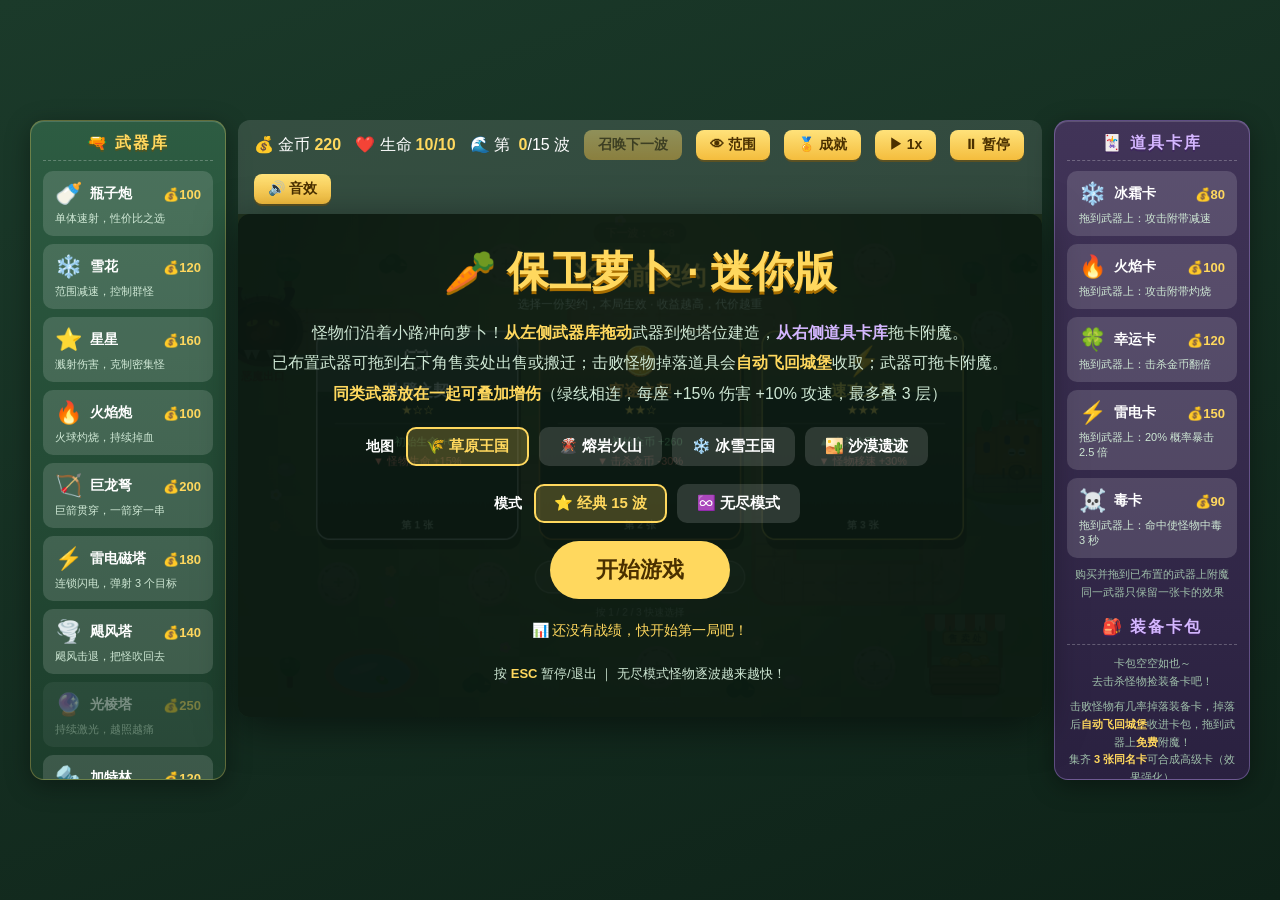
<file: 保卫萝卜/index.html>
<!DOCTYPE html>
<html lang="zh-CN">
<head>
<meta charset="UTF-8">
<meta name="viewport" content="width=device-width, initial-scale=1.0">
<title>保卫萝卜 · 迷你版</title>
<style>
  * { margin:0; padding:0; box-sizing:border-box; }
  body {
    background: linear-gradient(160deg,#1b3a2a,#0e2218);
    min-height:100vh; display:flex; flex-direction:column;
    align-items:center; justify-content:center;
    font-family: "Microsoft YaHei", "PingFang SC", sans-serif;
    user-select: none;
  }
  #wrap { width:min(96vw, 1220px); display:flex; gap:12px; align-items:stretch; flex-wrap:wrap; }
  #main { flex:1; min-width:320px; }
  #weaponPanel, #cardPanel {
    width:196px; flex-shrink:0;
    border-radius:14px; padding:12px; color:#fff;
    display:flex; flex-direction:column; gap:8px;
    max-height:660px; overflow-y:auto;
    box-shadow:0 6px 24px rgba(0,0,0,.35), inset 0 1px 0 rgba(255,255,255,.15);
  }
  #weaponPanel {
    background:linear-gradient(180deg,#2d5c42,#1c3d2b);
    border:1px solid rgba(255,216,94,.3);
  }
  #cardPanel {
    background:linear-gradient(180deg,#413458,#2a2140);
    border:1px solid rgba(196,160,255,.35);
  }
  #weaponPanel h3, #cardPanel h3 {
    text-align:center; font-size:16px; margin-bottom:2px;
    padding-bottom:6px; letter-spacing:2px;
    border-bottom:1px dashed rgba(255,255,255,.25);
  }
  #weaponPanel h3 { color:#ffd85e; text-shadow:0 2px 0 rgba(120,80,0,.5); }
  #cardPanel h3 { color:#d4b6ff; text-shadow:0 2px 0 rgba(60,30,100,.5); }
  .witem {
    background:rgba(255,255,255,.14); border-radius:10px;
    padding:8px 10px; cursor:grab; border:2px solid transparent;
    transition:border-color .15s;
    touch-action:none; /* 触屏拖拽不触发滚动 */
  }
  .witem:hover { border-color:#ffd85e; background:rgba(255,255,255,.2); }
  .witem:active { cursor:grabbing; }
  .witem.poor { opacity:.4; }
  .wtop { display:flex; align-items:center; gap:8px; }
  .wicon { font-size:22px; }
  .wname { font-weight:bold; font-size:14px; flex:1; }
  .wcost { color:#ffd85e; font-size:13px; font-weight:bold; }
  .wdesc { font-size:11px; color:#cfe8d5; margin-top:4px; }
  #ghost {
    position:fixed; pointer-events:none; z-index:99; font-size:32px;
    transform:translate(-50%,-60%); filter:drop-shadow(0 4px 8px rgba(0,0,0,.45));
  }
  .hint { font-size:11px; color:#9fbfaa; text-align:center; line-height:1.6; }
  .fusebtn { margin-top:5px; text-align:center; font-size:12px; font-weight:bold; color:#1e4d10;
    background:linear-gradient(#ffd85e,#f0b429); border-radius:6px; padding:4px 6px; cursor:pointer; user-select:none; }
  .fusebtn:hover { filter:brightness(1.1); }
  @media (max-width: 900px) {
    #weaponPanel, #cardPanel { width:100%; flex-direction:row; flex-wrap:wrap; }
    #weaponPanel h3, #cardPanel h3, #weaponPanel .hint, #cardPanel .hint { width:100%; }
    .witem { flex:1; min-width:150px; }
  }
  #topbar {
    display:flex; align-items:center; gap:14px; flex-wrap:wrap;
    background:rgba(255,255,255,.12); border-radius:12px 12px 0 0;
    padding:10px 16px; color:#fff; font-size:16px;
  }
  #topbar b { color:#ffd85e; margin-left:4px; }
  #topbar button {
    background:linear-gradient(180deg,#ffe27a,#f4bd3d); border:none; border-radius:8px;
    padding:6px 14px; font-size:14px; cursor:pointer; font-weight:bold;
    color:#4a3000; box-shadow:0 2px 0 rgba(140,90,0,.45);
    transition:transform .08s, filter .15s;
  }
  #topbar button:hover { filter:brightness(1.08); transform:translateY(-1px); }
  #topbar button:active { transform:translateY(1px); box-shadow:none; }
  #topbar button:disabled { opacity:.45; cursor:default; transform:none; box-shadow:none; }
  canvas {
    width:100%; display:block; border-radius:0 0 12px 12px;
    box-shadow:0 10px 40px rgba(0,0,0,.5);
    cursor:default;
    touch-action:none; /* 触屏拖拽武器时不滚动页面 */
  }
  #overlay {
    position:absolute; inset:0; display:flex; flex-direction:column;
    align-items:center; justify-content:center; gap:18px;
    background:rgba(10,25,18,.82); color:#fff; text-align:center;
    border-radius:12px; z-index:5; padding:20px;
    overflow:auto; /* 暂停菜单按钮变多后，小窗口下可滚动不裁切 */
  }
  #overlay h1 { font-size:42px; color:#ffd85e; text-shadow:0 3px 0 #a86e00; }
  #overlay p { font-size:16px; line-height:1.9; color:#cfe8d5; }
  #overlay .big {
    background:#ffd85e; color:#4a3000; border:none; border-radius:30px;
    font-size:22px; font-weight:bold; padding:14px 46px; cursor:pointer;
  }
  #overlay .big:hover { filter:brightness(1.1); }
  #overlay .big.sub {
    background:rgba(255,255,255,.16); color:#dfeae2; font-size:16px;
    padding:9px 26px; border:1px solid rgba(255,255,255,.22);
  }
  /* 结算星级与战绩 */
  #overlay .stars { display:flex; gap:10px; font-size:44px; line-height:1; }
  #overlay .stars span { color:rgba(255,255,255,.16); text-shadow:none; transition:transform .2s; }
  #overlay .stars span.on { color:#ffd85e; text-shadow:0 3px 0 #a86e00, 0 0 18px rgba(255,216,94,.7); transform:scale(1.12); }
  #overlay .statgrid {
    display:grid; grid-template-columns:repeat(3, minmax(96px, 1fr)); gap:8px 14px;
    background:rgba(255,255,255,.07); border-radius:14px; padding:14px 18px;
    border:1px solid rgba(255,255,255,.12);
  }
  #overlay .statgrid div { font-size:13px; color:#9fbfaa; }
  #overlay .statgrid b { display:block; font-size:19px; color:#fff; margin-top:2px; }
  #overlay .bestline { font-size:14px; color:#ffd85e; }
  #overlay .newrec {
    display:inline-block; background:#ff4d4d; color:#fff; font-size:12px; font-weight:bold;
    border-radius:20px; padding:2px 10px; margin-left:6px; animation:pulseTag 1s infinite alternate;
  }
  @keyframes pulseTag { from { transform:scale(1); } to { transform:scale(1.08); } }
  /* 图鉴 */
  #overlay .codexTabs { display:flex; gap:8px; flex-wrap:wrap; justify-content:center; }
  #overlay .codexTab {
    background:rgba(255,255,255,.1); border:1px solid rgba(255,255,255,.18);
    color:#cfe8d5; border-radius:20px; padding:6px 16px; font-size:13px;
    font-weight:bold; cursor:pointer; transition:all .15s;
  }
  #overlay .codexTab:hover { background:rgba(255,255,255,.18); }
  #overlay .codexTab.on { background:rgba(255,216,94,.22); border-color:#ffd85e; color:#ffd85e; }
  #overlay .codexlist {
    display:flex; flex-direction:column; gap:6px;
    width:min(660px, 92vw); max-height:min(52vh, 330px); overflow:auto;
    text-align:left; padding-right:4px;
  }
  #overlay .sechead { font-size:13px; font-weight:bold; color:#ffd85e; margin:6px 0 0 2px; }
  #overlay .crow {
    display:flex; align-items:center; gap:10px; flex-wrap:wrap;
    background:rgba(255,255,255,.06); border:1px solid rgba(255,255,255,.08);
    border-radius:9px; padding:6px 12px;
  }
  #overlay .crow .ico { font-size:19px; width:24px; text-align:center; }
  #overlay .crow .nm { min-width:64px; font-weight:bold; color:#fff; font-size:14px; }
  #overlay .crow .meta { font-size:12px; color:#bfe0c8; }
  #overlay .crow .meta i { color:#7f9f8a; font-style:normal; }
  #overlay .crow .desc { font-size:11px; color:#9fbfaa; flex:1; min-width:130px; }
  #stage { position:relative; }
  .hidden { display:none !important; }
  .pickrow { display:flex; gap:12px; align-items:center; color:#cfe8d5; font-size:14px; }
  .pickrow b { color:#fff; width:42px; text-align:right; }
  .picker { display:flex; gap:10px; flex-wrap:wrap; justify-content:center; }
  .pickbtn {
    background:rgba(255,255,255,.14); border:2px solid transparent; color:#fff;
    border-radius:10px; padding:8px 18px; cursor:pointer; font-size:15px; font-weight:bold;
    transition:all .15s;
  }
  .pickbtn:hover { background:rgba(255,255,255,.24); }
  .pickbtn.sel { border-color:#ffd85e; background:rgba(255,216,94,.22); color:#ffd85e; }
  /* 手机端：主菜单/结算/暂停面板改为全屏可滚动，避免内容溢出画布高度 */
  @media (max-width: 900px) {
    #overlay {
      position:fixed; inset:0; border-radius:0; z-index:60;
      justify-content:flex-start; overflow-y:auto;
      padding:26px 16px 34px; background:rgba(8,20,14,.94);
      -webkit-overflow-scrolling:touch;
    }
    #overlay h1 { font-size:30px; }
    #overlay .statgrid { grid-template-columns:repeat(2, minmax(88px, 1fr)); }
    #overlay .stars { font-size:34px; }
    .pickrow { flex-direction:column; gap:8px; }
    .pickrow b { width:auto; text-align:center; }
  }
</style>
</head>
<body>
<div id="wrap">
  <div id="weaponPanel">
    <h3>🔫 武器库</h3>
    <div class="witem" data-type="bottle">
      <div class="wtop"><span class="wicon">🍼</span><span class="wname">瓶子炮</span><span class="wcost">💰100</span></div>
      <div class="wdesc">单体速射，性价比之选</div>
    </div>
    <div class="witem" data-type="snow">
      <div class="wtop"><span class="wicon">❄️</span><span class="wname">雪花</span><span class="wcost">💰120</span></div>
      <div class="wdesc">范围减速，控制群怪</div>
    </div>
    <div class="witem" data-type="star">
      <div class="wtop"><span class="wicon">⭐</span><span class="wname">星星</span><span class="wcost">💰160</span></div>
      <div class="wdesc">溅射伤害，克制密集怪</div>
    </div>
    <div class="witem" data-type="flame">
      <div class="wtop"><span class="wicon">🔥</span><span class="wname">火焰炮</span><span class="wcost">💰100</span></div>
      <div class="wdesc">火球灼烧，持续掉血</div>
    </div>
    <div class="witem" data-type="dragon">
      <div class="wtop"><span class="wicon">🏹</span><span class="wname">巨龙弩</span><span class="wcost">💰200</span></div>
      <div class="wdesc">巨箭贯穿，一箭穿一串</div>
    </div>
    <div class="witem" data-type="tesla">
      <div class="wtop"><span class="wicon">⚡</span><span class="wname">雷电磁塔</span><span class="wcost">💰180</span></div>
      <div class="wdesc">连锁闪电，弹射 3 个目标</div>
    </div>
    <div class="witem" data-type="tornado">
      <div class="wtop"><span class="wicon">🌪️</span><span class="wname">飓风塔</span><span class="wcost">💰140</span></div>
      <div class="wdesc">飓风击退，把怪吹回去</div>
    </div>
    <div class="witem" data-type="prism">
      <div class="wtop"><span class="wicon">🔮</span><span class="wname">光棱塔</span><span class="wcost">💰250</span></div>
      <div class="wdesc">持续激光，越照越痛</div>
    </div>
    <div class="witem" data-type="gatling">
      <div class="wtop"><span class="wicon">🔩</span><span class="wname">加特林</span><span class="wcost">💰120</span></div>
      <div class="wdesc">超高射速，弹雨倾泻</div>
    </div>
    <div class="witem" data-type="icecannon">
      <div class="wtop"><span class="wicon">🧊</span><span class="wname">冰晶炮</span><span class="wcost">💰150</span></div>
      <div class="wdesc">冰弹冻结，怪物定在原地</div>
    </div>
    <div class="witem" data-type="venom">
      <div class="wtop"><span class="wicon">🍄</span><span class="wname">毒液塔</span><span class="wcost">💰130</span></div>
      <div class="wdesc">毒液侵蚀，中毒持续掉血</div>
    </div>
    <div class="witem" data-type="missile">
      <div class="wtop"><span class="wicon">🚀</span><span class="wname">火箭巢</span><span class="wcost">💰300</span></div>
      <div class="wdesc">追踪导弹，大范围爆炸</div>
    </div>
    <p class="hint">按住武器<b style="color:#ffd85e">拖到炮塔位</b>松手即可安装<br>已布置的武器可拖到右下角售卖处出售<br>金币不足的武器会变暗</p>
  </div>
  <div id="main">
    <div id="topbar">
      <span>💰 金币<b id="gold">220</b></span>
      <span>❤️ 生命<b id="lives">10</b></span>
      <span>🌊 第 <b id="wave">0</b><span id="waveMax">/15</span> 波</span>
      <button id="callBtn" disabled>召唤下一波</button>
      <button id="rangeBtn">👁 范围</button>
      <button id="achBtn">🏅 成就</button>
      <button id="speedBtn">▶ 1x</button>
      <button id="pauseBtn">⏸ 暂停</button>
      <button id="soundBtn">🔊 音效</button>
    </div>
    <div id="stage">
      <canvas id="game" width="960" height="600"></canvas>
      <div id="overlay">
        <h1>🥕 保卫萝卜 · 迷你版</h1>
        <p>怪物们沿着小路冲向萝卜！<b style="color:#ffd85e">从左侧武器库拖动</b>武器到炮塔位建造，<b style="color:#d4b6ff">从右侧道具卡库</b>拖卡附魔。<br>
        已布置武器可拖到右下角售卖处出售或搬迁；击败怪物掉落道具会<b style="color:#ffd85e">自动飞回城堡</b>收取；武器可拖卡附魔。<br>
        <b style="color:#ffd85e">同类武器放在一起可叠加增伤</b>（绿线相连，每座 +15% 伤害 +10% 攻速，最多叠 3 层）</p>
        <div class="pickrow"><b>地图</b>
          <div class="picker">
            <button class="pickbtn sel" data-map="0">🌾 草原王国</button>
            <button class="pickbtn" data-map="1">🌋 熔岩火山</button>
            <button class="pickbtn" data-map="2">❄️ 冰雪王国</button>
            <button class="pickbtn" data-map="3">🏜️ 沙漠遗迹</button>
          </div>
        </div>
        <div class="pickrow"><b>模式</b>
          <div class="picker">
            <button class="pickbtn sel" data-mode="0">⭐ 经典 15 波</button>
            <button class="pickbtn" data-mode="1">♾️ 无尽模式</button>
          </div>
        </div>
        <button class="big" id="continueBtn" style="display:none;background:#4a9e4f">📖 继续上局</button>
        <button class="big" id="startBtn">开始游戏</button>
        <p id="bestLine" class="bestline"></p>
        <p style="font-size:13px">按 <b style="color:#ffd85e">ESC</b> 暂停/退出 ｜ 无尽模式怪物逐波越来越快！</p>
      </div>
    </div>
  </div>
  <div id="cardPanel">
    <h3>🃏 道具卡库</h3>
    <div class="witem carditem" data-card="frost">
      <div class="wtop"><span class="wicon">❄️</span><span class="wname">冰霜卡</span><span class="wcost">💰80</span></div>
      <div class="wdesc">拖到武器上：攻击附带减速</div>
    </div>
    <div class="witem carditem" data-card="flame">
      <div class="wtop"><span class="wicon">🔥</span><span class="wname">火焰卡</span><span class="wcost">💰100</span></div>
      <div class="wdesc">拖到武器上：攻击附带灼烧</div>
    </div>
    <div class="witem carditem" data-card="lucky">
      <div class="wtop"><span class="wicon">🍀</span><span class="wname">幸运卡</span><span class="wcost">💰120</span></div>
      <div class="wdesc">拖到武器上：击杀金币翻倍</div>
    </div>
    <div class="witem carditem" data-card="thunder">
      <div class="wtop"><span class="wicon">⚡</span><span class="wname">雷电卡</span><span class="wcost">💰150</span></div>
      <div class="wdesc">拖到武器上：20% 概率暴击 2.5 倍</div>
    </div>
    <div class="witem carditem" data-card="poison">
      <div class="wtop"><span class="wicon">☠️</span><span class="wname">毒卡</span><span class="wcost">💰90</span></div>
      <div class="wdesc">拖到武器上：命中使怪物中毒 3 秒</div>
    </div>
    <p class="hint">购买并拖到已布置的武器上附魔<br>同一武器只保留一张卡的效果</p>
    <h3 style="margin-top:8px;">🎒 装备卡包 <span id="invCount" style="font-size:12px;color:#cfe8d5"></span></h3>
    <div id="invList"></div>
    <p class="hint">击败怪物有几率掉落装备卡，掉落后<b style="color:#ffd85e">自动飞回城堡</b>收进卡包，拖到武器上<b style="color:#ffd85e">免费</b>附魔！<br>集齐 <b style="color:#ffd85e">3 张同名卡</b>可合成高级卡（效果强化）</p>
  </div>
</div>

<script>
"use strict";
// ================= 兼容垫片：旧内核缺少 roundRect（Chrome 99 才内置） =================
if (window.CanvasRenderingContext2D && !CanvasRenderingContext2D.prototype.roundRect) {
  CanvasRenderingContext2D.prototype.roundRect = function (x, y, w, h, r) {
    r = Math.min(typeof r === "number" ? r : 0, Math.abs(w) / 2, Math.abs(h) / 2);
    this.moveTo(x + r, y);
    this.arcTo(x + w, y, x + w, y + h, r);
    this.arcTo(x + w, y + h, x, y + h, r);
    this.arcTo(x, y + h, x, y, r);
    this.arcTo(x, y, x + w, y, r);
    this.closePath();
    return this;
  };
}
// ================= 基础 =================
const canvas = document.getElementById("game");
const ctx = canvas.getContext("2d");
const W = 960, H = 600;
const TAU = Math.PI * 2;

// 离屏背景画布（静态地图元素预渲染，每帧只需一次 drawImage）
const bgCanvas = document.createElement("canvas");
bgCanvas.width = W; bgCanvas.height = H;
const bctx = bgCanvas.getContext("2d");
// 威胁警报红光层（离屏预渲染一次，每帧只调 globalAlpha 叠加，零 GC）
const warnCanvas = document.createElement("canvas");
warnCanvas.width = W; warnCanvas.height = H;
(function buildWarnOverlay() {
  const wc = warnCanvas.getContext("2d");
  if (!wc.createRadialGradient) return;
  const g = wc.createRadialGradient(W/2, H/2, Math.min(W, H) * 0.26, W/2, H/2, Math.hypot(W/2, H/2));
  g.addColorStop(0, "rgba(255,40,40,0)");
  g.addColorStop(0.55, "rgba(214,22,22,.3)");
  g.addColorStop(0.82, "rgba(196,10,10,.62)");
  g.addColorStop(1, "rgba(178,4,4,.92)");
  wc.fillStyle = g;
  wc.fillRect(0, 0, W, H);
})();
let bgTheme = null;
function buildBackground() {
  if (bgTheme === state.theme) return;
  bgTheme = state.theme;
  const th = state.theme;
  // 底色棋盘格
  bctx.fillStyle = th.g1;
  bctx.fillRect(0, 0, W, H);
  bctx.fillStyle = th.g2;
  for (let y = 0; y < H; y += 48)
    for (let x = 0; x < W; x += 48)
      if (((x/48 + y/48) | 0) % 2 === 0) bctx.fillRect(x, y, 48, 48);
  // 主题装饰
  if (th.type === "volcano") bgVolcanoDecor();
  else if (th.type === "ice") bgIceDecor();
  else if (th.type === "desert") bgDesertDecor();
  else bgGrassDecor();
  // 路径
  bctx.lineJoin = "round"; bctx.lineCap = "round";
  bctx.strokeStyle = th.p1; bctx.lineWidth = 54;
  bctx.beginPath();
  PATH.forEach((p, i) => i === 0 ? bctx.moveTo(p[0], p[1]) : bctx.lineTo(p[0], p[1]));
  bctx.stroke();
  bctx.strokeStyle = th.p2; bctx.lineWidth = 44;
  bctx.stroke();
  // 路沿亮边
  bctx.strokeStyle = "rgba(255,255,255,.18)"; bctx.lineWidth = 2;
  bctx.stroke();
  bctx.strokeStyle = th.dash; bctx.lineWidth = 3;
  bctx.setLineDash([14, 12]); bctx.stroke(); bctx.setLineDash([]);
  // 路面碎石纹理（沿路径随机散点）
  bctx.fillStyle = th.type === "volcano" ? "rgba(45,35,42,.3)" : "rgba(150,110,60,.3)";
  let seed = 7;
  for (let i = 0; i < 90; i++) {
    seed = (seed * 9301 + 49297) % 233280;
    const d = seed / 233280 * totalLen;
    seed = (seed * 9301 + 49297) % 233280;
    const off = (seed / 233280 - 0.5) * 34;
    seed = (seed * 9301 + 49297) % 233280;
    const pos = pointAt(d);
    const nx = Math.cos(pos.ang + Math.PI/2), ny = Math.sin(pos.ang + Math.PI/2);
    bctx.beginPath(); bctx.arc(pos.x + nx*off, pos.y + ny*off, 1.2 + (seed % 8)/8, 0, TAU); bctx.fill();
  }
  // 石板路接缝（垂直于路径的横线，让路更有石板质感）
  bctx.strokeStyle = th.type === "volcano" ? "rgba(50,40,46,.45)" : "rgba(140,100,55,.35)";
  bctx.lineWidth = 2;
  seed = 11;
  for (let i = 0; i < 34; i++) {
    seed = (seed * 9301 + 49297) % 233280;
    const d = seed / 233280 * totalLen;
    seed = (seed * 9301 + 49297) % 233280;
    const jw = 20 + (seed % 5) * 2;
    const pos = pointAt(d);
    const nx = Math.cos(pos.ang + Math.PI/2), ny = Math.sin(pos.ang + Math.PI/2);
    bctx.beginPath();
    bctx.moveTo(pos.x - nx * jw, pos.y - ny * jw);
    bctx.lineTo(pos.x + nx * jw, pos.y + ny * jw);
    bctx.stroke();
  }
  // 暗角景深（四周微微变暗，突出战场中心）
  const vg = bctx.createRadialGradient(W/2, H/2, H * 0.45, W/2, H/2, W * 0.72);
  vg.addColorStop(0, "rgba(0,0,0,0)");
  vg.addColorStop(1, th.type === "volcano" ? "rgba(22,8,10,.42)"
    : th.type === "ice" ? "rgba(25,55,90,.22)"
    : th.type === "desert" ? "rgba(110,74,26,.24)" : "rgba(25,55,15,.22)");
  bctx.fillStyle = vg;
  bctx.fillRect(0, 0, W, H);
}

// ---- 背景装饰小件（预渲染到离屏画布） ----
function bgTree(x, y, s, leaf, leaf2, trunk) {
  bctx.fillStyle = trunk;
  bctx.beginPath(); bctx.roundRect(x - 4*s, y - 12*s, 8*s, 18*s, 3*s); bctx.fill();
  bctx.fillStyle = leaf;
  bctx.beginPath(); bctx.arc(x, y - 22*s, 13*s, 0, TAU); bctx.fill();
  bctx.fillStyle = leaf2;
  bctx.beginPath(); bctx.arc(x - 6*s, y - 27*s, 8*s, 0, TAU); bctx.arc(x + 7*s, y - 25*s, 7*s, 0, TAU); bctx.fill();
  bctx.fillStyle = "rgba(255,255,255,.18)";
  bctx.beginPath(); bctx.arc(x - 4*s, y - 30*s, 3*s, 0, TAU); bctx.fill();
}
function bgBush(x, y, c1, c2) {
  bctx.fillStyle = c1;
  bctx.beginPath(); bctx.arc(x - 8, y, 9, 0, TAU); bctx.arc(x + 8, y, 9, 0, TAU); bctx.arc(x, y - 5, 10, 0, TAU); bctx.fill();
  bctx.fillStyle = c2;
  bctx.beginPath(); bctx.arc(x - 3, y - 6, 5, 0, TAU); bctx.fill();
}
function bgStone(x, y, r, c1, c2) {
  bctx.fillStyle = "rgba(0,0,0,.12)";
  bctx.beginPath(); bctx.ellipse(x, y + r*0.55, r*0.9, r*0.3, 0, 0, TAU); bctx.fill();
  bctx.fillStyle = c1;
  bctx.beginPath(); bctx.ellipse(x, y, r, r*0.75, 0, 0, TAU); bctx.fill();
  bctx.fillStyle = c2;
  bctx.beginPath(); bctx.ellipse(x - r*0.25, y - r*0.28, r*0.5, r*0.32, 0, 0, TAU); bctx.fill();
}
function bgFlower(x, y, petal) {
  bctx.fillStyle = petal;
  for (let a = 0; a < 5; a++) {
    const an = a/5*TAU;
    bctx.beginPath(); bctx.arc(x + Math.cos(an)*4, y + Math.sin(an)*4, 3, 0, TAU); bctx.fill();
  }
  bctx.fillStyle = "#ffdf5e";
  bctx.beginPath(); bctx.arc(x, y, 2.5, 0, TAU); bctx.fill();
}
function bgLavaPool(x, y, rx, ry) {
  bctx.fillStyle = "rgba(255,90,40,.18)";
  bctx.beginPath(); bctx.ellipse(x, y, rx*1.5, ry*1.5, 0, 0, TAU); bctx.fill();
  bctx.fillStyle = "#d44a18";
  bctx.beginPath(); bctx.ellipse(x, y, rx, ry, 0, 0, TAU); bctx.fill();
  bctx.fillStyle = "#ff8a3d";
  bctx.beginPath(); bctx.ellipse(x - rx*0.2, y - ry*0.15, rx*0.55, ry*0.5, 0, 0, TAU); bctx.fill();
  bctx.fillStyle = "#ffd05e";
  bctx.beginPath(); bctx.ellipse(x - rx*0.25, y - ry*0.2, rx*0.22, ry*0.2, 0, 0, TAU); bctx.fill();
}
function bgGrassDecor() {
  // 草地色斑（大块浅色草斑，增加地面层次）
  const patches = [[300,470,70],[700,58,60],[88,170,55],[872,478,65],[600,300,50],[210,80,45]];
  for (const [px2, py2, pr] of patches) {
    bctx.fillStyle = "rgba(255,255,240,.08)";
    bctx.beginPath(); bctx.ellipse(px2, py2, pr, pr * 0.6, 0.4, 0, TAU); bctx.fill();
    bctx.fillStyle = "rgba(60,130,45,.1)";
    bctx.beginPath(); bctx.ellipse(px2 + pr*0.5, py2 + pr*0.3, pr * 0.7, pr * 0.4, 0.2, 0, TAU); bctx.fill();
  }
  // 池塘（左下角）
  bctx.fillStyle = "#c9b178";
  bctx.beginPath(); bctx.ellipse(160, 548, 56, 30, 0, 0, TAU); bctx.fill();
  bctx.fillStyle = "#7ec8e8";
  bctx.beginPath(); bctx.ellipse(160, 548, 46, 23, 0, 0, TAU); bctx.fill();
  bctx.fillStyle = "rgba(255,255,255,.35)";
  bctx.beginPath(); bctx.ellipse(150, 542, 18, 5, -0.3, 0, TAU); bctx.fill();
  // 睡莲
  bctx.fillStyle = "#5cb85c";
  bctx.beginPath(); bctx.ellipse(172, 556, 8, 5, 0.4, 0, TAU); bctx.fill();
  bctx.fillStyle = "#ffb3c1";
  bctx.beginPath(); bctx.arc(172, 554, 2.5, 0, TAU); bctx.fill();
  // 树木
  bgTree(60, 90, 1.1, "#3fae4e", "#5cc46a", "#7a5230");
  bgTree(505, 62, 0.85, "#38a046", "#54bb60", "#7a5230");
  bgTree(878, 92, 1.0, "#3fae4e", "#5cc46a", "#7a5230");
  bgTree(62, 560, 0.9, "#38a046", "#54bb60", "#7a5230");
  // 灌木
  bgBush(185, 62, "#2e9a44", "#49b558");
  bgBush(938, 62, "#2e9a44", "#49b558");
  bgBush(285, 562, "#2e9a44", "#49b558");
  bgBush(600, 568, "#2e9a44", "#49b558");
  // 石头
  bgStone(352, 60, 12, "#b0b7bd", "#d5dade");
  bgStone(922, 240, 10, "#b0b7bd", "#d5dade");
  bgStone(58, 305, 11, "#b0b7bd", "#d5dade");
  bgStone(662, 558, 12, "#b0b7bd", "#d5dade");
  // 小花
  const petals = ["#fff", "#ffe08a", "#ffb3c1"];
  for (let i = 0; i < 14; i++) {
    bgFlower((i * 137 + 45) % W, (i * 91 + 335) % H, petals[i % 3]);
  }
}
function bgVolcanoDecor() {
  // 远景火山锥剪影（右上角）+ 岩浆山口
  bctx.fillStyle = "rgba(35,24,28,.5)";
  bctx.beginPath();
  bctx.moveTo(636, 96); bctx.lineTo(722, -14); bctx.lineTo(806, 96);
  bctx.closePath(); bctx.fill();
  bctx.fillStyle = "rgba(255,110,40,.55)";
  bctx.beginPath(); bctx.ellipse(722, 4, 16, 5, 0, 0, TAU); bctx.fill();
  bctx.fillStyle = "rgba(120,100,105,.4)"; // 山口烟柱
  bctx.beginPath();
  bctx.moveTo(706, 2);
  bctx.quadraticCurveTo(712, -24, 728, -40);
  bctx.quadraticCurveTo(742, -28, 738, 2);
  bctx.closePath(); bctx.fill();
  // 熔岩裂缝（发光锯齿线）
  const crack = (pts) => {
    bctx.strokeStyle = "rgba(255,80,30,.35)"; bctx.lineWidth = 9; bctx.lineCap = "round";
    bctx.beginPath(); pts.forEach((p, i) => i ? bctx.lineTo(p[0], p[1]) : bctx.moveTo(p[0], p[1])); bctx.stroke();
    bctx.strokeStyle = "#ff6a2a"; bctx.lineWidth = 4;
    bctx.stroke();
    bctx.strokeStyle = "#ffcf5e"; bctx.lineWidth = 1.5;
    bctx.stroke();
  };
  crack([[40,180],[85,205],[70,250],[110,275]]);
  crack([[590,480],[635,510],[680,495],[720,530]]);
  crack([[850,120],[890,150],[870,190]]);
  // 熔岩池
  bgLavaPool(58, 348, 30, 16);
  bgLavaPool(865, 558, 26, 14);
  bgLavaPool(505, 568, 22, 12);
  // 岩石
  bgStone(62, 62, 14, "#4a3f45", "#655860");
  bgStone(252, 62, 11, "#4a3f45", "#655860");
  bgStone(938, 62, 13, "#4a3f45", "#655860");
  bgStone(258, 558, 12, "#4a3f45", "#655860");
  bgStone(935, 238, 10, "#4a3f45", "#655860");
  // 枯树
  bctx.strokeStyle = "#3a2f33"; bctx.lineCap = "round";
  bctx.lineWidth = 6;
  bctx.beginPath(); bctx.moveTo(500, 575); bctx.lineTo(500, 545); bctx.stroke();
  bctx.lineWidth = 3.5;
  bctx.beginPath(); bctx.moveTo(500, 555); bctx.lineTo(488, 542); bctx.moveTo(500, 548); bctx.lineTo(512, 535); bctx.stroke();
  bctx.lineWidth = 6;
  bctx.beginPath(); bctx.moveTo(148, 70); bctx.lineTo(148, 40); bctx.stroke();
  bctx.lineWidth = 3.5;
  bctx.beginPath(); bctx.moveTo(148, 50); bctx.lineTo(136, 38); bctx.moveTo(148, 44); bctx.lineTo(160, 32); bctx.stroke();
  // 余烬火星
  for (let i = 0; i < 10; i++) {
    const ex = (i * 173 + 60) % W, ey = (i * 127 + 200) % H;
    bctx.fillStyle = i % 2 ? "rgba(255,140,60,.5)" : "rgba(255,80,40,.4)";
    bctx.beginPath(); bctx.arc(ex, ey, 2, 0, TAU); bctx.fill();
  }
}

// ---- 冰雪主题装饰 ----
function bgPine(x, y, s) {
  bctx.fillStyle = "#6b4a30";
  bctx.beginPath(); bctx.roundRect(x - 3*s, y - 8*s, 6*s, 14*s, 2*s); bctx.fill();
  for (let i = 0; i < 3; i++) {
    const w = (16 - i*4) * s, h = 12 * s, yy = y - 8*s - i * 9*s;
    bctx.fillStyle = i % 2 ? "#2f7a58" : "#276b4c";
    bctx.beginPath(); bctx.moveTo(x, yy - h); bctx.lineTo(x - w, yy); bctx.lineTo(x + w, yy); bctx.closePath(); bctx.fill();
    // 松枝积雪
    bctx.fillStyle = "rgba(255,255,255,.85)";
    bctx.beginPath(); bctx.moveTo(x, yy - h); bctx.lineTo(x - w*0.55, yy - h*0.42); bctx.lineTo(x + w*0.55, yy - h*0.42); bctx.closePath(); bctx.fill();
  }
}
function bgCrystal(x, y, s, c1, c2) {
  bctx.fillStyle = "rgba(0,0,0,.08)";
  bctx.beginPath(); bctx.ellipse(x, y + 1, 9*s, 3*s, 0, 0, TAU); bctx.fill();
  bctx.fillStyle = c1;
  bctx.beginPath(); bctx.moveTo(x, y - 18*s); bctx.lineTo(x + 7*s, y); bctx.lineTo(x - 7*s, y); bctx.closePath(); bctx.fill();
  bctx.fillStyle = c2;
  bctx.beginPath(); bctx.moveTo(x, y - 18*s); bctx.lineTo(x + 7*s, y); bctx.lineTo(x, y - 3*s); bctx.closePath(); bctx.fill();
}
function bgIceDecor() {
  // 冰湖（左下角，带裂纹）
  bctx.fillStyle = "#b9d8ea";
  bctx.beginPath(); bctx.ellipse(150, 552, 66, 32, 0, 0, TAU); bctx.fill();
  bctx.fillStyle = "#cfe7f5";
  bctx.beginPath(); bctx.ellipse(150, 550, 56, 25, 0, 0, TAU); bctx.fill();
  bctx.strokeStyle = "rgba(150,190,215,.8)"; bctx.lineWidth = 1.5;
  bctx.beginPath();
  bctx.moveTo(118, 545); bctx.lineTo(140, 552); bctx.lineTo(132, 562); bctx.moveTo(140, 552); bctx.lineTo(168, 544); bctx.lineTo(182, 556);
  bctx.stroke();
  bctx.fillStyle = "rgba(255,255,255,.55)";
  bctx.beginPath(); bctx.ellipse(128, 540, 16, 4, -0.3, 0, TAU); bctx.fill();
  // 雪松
  bgPine(58, 96, 1.05);
  bgPine(500, 60, 0.85);
  bgPine(890, 92, 1.0);
  bgPine(60, 430, 0.8);
  bgPine(700, 560, 0.9);
  // 冰晶簇
  bgCrystal(345, 65, 0.9, "#a8d8f0", "#e0f2ff");
  bgCrystal(360, 62, 0.6, "#8ec8e8", "#cfeaff");
  bgCrystal(930, 250, 0.8, "#a8d8f0", "#e0f2ff");
  bgCrystal(70, 300, 0.7, "#8ec8e8", "#cfeaff");
  bgCrystal(560, 545, 0.75, "#a8d8f0", "#e0f2ff");
  // 雪堆
  const mounds = [[250, 560, 26], [640, 60, 22], [950, 120, 20], [180, 60, 18], [760, 545, 24]];
  for (const [mx, my, mr] of mounds) {
    bctx.fillStyle = "#eef7fd";
    bctx.beginPath(); bctx.ellipse(mx, my, mr, mr * 0.42, 0, 0, TAU); bctx.fill();
    bctx.fillStyle = "rgba(255,255,255,.9)";
    bctx.beginPath(); bctx.ellipse(mx - mr*0.2, my - mr*0.12, mr * 0.6, mr * 0.26, 0, 0, TAU); bctx.fill();
  }
  // 飘雪散点
  for (let i = 0; i < 26; i++) {
    const sx2 = (i * 197 + 40) % W, sy2 = (i * 131 + 300) % H;
    bctx.fillStyle = "rgba(255,255,255," + (0.35 + (i % 3) * 0.15) + ")";
    bctx.beginPath(); bctx.arc(sx2, sy2, 1.4 + (i % 4) * 0.4, 0, TAU); bctx.fill();
  }
}

// ---- 沙漠遗迹装饰 ----
function bgDune(x, y, w, h) {
  bctx.fillStyle = "#d9b273";
  bctx.beginPath(); bctx.ellipse(x, y, w, h, 0, Math.PI, TAU); bctx.closePath(); bctx.fill();
  bctx.fillStyle = "rgba(255,242,205,.35)";
  bctx.beginPath(); bctx.ellipse(x - w * 0.2, y - h * 0.24, w * 0.55, h * 0.48, 0, Math.PI, TAU); bctx.closePath(); bctx.fill();
  bctx.strokeStyle = "rgba(172,132,72,.3)"; bctx.lineWidth = 2;
  bctx.beginPath(); bctx.moveTo(x - w * 0.78, y); bctx.quadraticCurveTo(x, y - h * 1.2, x + w * 0.78, y); bctx.stroke();
}
function bgPyramid(x, y, w, h) {
  bctx.fillStyle = "rgba(120,82,32,.18)";
  bctx.beginPath(); bctx.ellipse(x + w * 0.08, y + 2, w * 0.62, h * 0.13, 0, 0, TAU); bctx.fill();
  bctx.fillStyle = "#d7ac67";
  bctx.beginPath(); bctx.moveTo(x, y - h); bctx.lineTo(x + w / 2, y); bctx.lineTo(x - w / 2, y); bctx.closePath(); bctx.fill();
  bctx.fillStyle = "#efd79f";
  bctx.beginPath(); bctx.moveTo(x, y - h); bctx.lineTo(x + w / 2, y); bctx.lineTo(x + w * 0.08, y); bctx.closePath(); bctx.fill();
  bctx.strokeStyle = "rgba(150,108,52,.4)"; bctx.lineWidth = 1.5;
  for (let i = 1; i <= 3; i++) {
    const t = i / 3.8, yy = y - h + h * t;
    bctx.beginPath(); bctx.moveTo(x - (w / 2) * t, yy); bctx.lineTo(x + (w / 2) * t, yy); bctx.stroke();
  }
  bctx.fillStyle = "#ffd85e";
  bctx.beginPath(); bctx.moveTo(x, y - h - 5); bctx.lineTo(x + 4, y - h + 2); bctx.lineTo(x - 4, y - h + 2); bctx.closePath(); bctx.fill();
}
function bgObelisk(x, y, s) {
  bctx.fillStyle = "rgba(120,82,32,.2)";
  bctx.beginPath(); bctx.ellipse(x, y + 2, 16 * s, 5 * s, 0, 0, TAU); bctx.fill();
  bctx.fillStyle = "#b98f56";
  bctx.beginPath(); bctx.roundRect(x - 13 * s, y - 7 * s, 26 * s, 8 * s, 2 * s); bctx.fill();
  bctx.fillStyle = "#d8b47b";
  bctx.beginPath();
  bctx.moveTo(x - 8 * s, y - 7 * s); bctx.lineTo(x - 6 * s, y - 60 * s); bctx.lineTo(x, y - 70 * s);
  bctx.lineTo(x + 6 * s, y - 60 * s); bctx.lineTo(x + 8 * s, y - 7 * s); bctx.closePath(); bctx.fill();
  bctx.fillStyle = "#efd8a2";
  bctx.beginPath();
  bctx.moveTo(x - 1 * s, y - 67 * s); bctx.lineTo(x + 8 * s, y - 7 * s); bctx.lineTo(x + 2 * s, y - 7 * s); bctx.closePath(); bctx.fill();
  bctx.strokeStyle = "rgba(140,100,45,.5)"; bctx.lineWidth = 1.5 * s;
  for (let i = 0; i < 4; i++) {
    const yy = y - (16 + i * 11) * s;
    bctx.beginPath(); bctx.moveTo(x - 3.5 * s, yy); bctx.lineTo(x, yy - 3 * s); bctx.lineTo(x + 3.5 * s, yy); bctx.stroke();
  }
  bctx.fillStyle = "#ffd85e";
  bctx.beginPath(); bctx.moveTo(x, y - 76 * s); bctx.lineTo(x + 3 * s, y - 68 * s); bctx.lineTo(x - 3 * s, y - 68 * s); bctx.closePath(); bctx.fill();
}
function bgCactus(x, y, s) {
  bctx.fillStyle = "rgba(120,82,32,.18)";
  bctx.beginPath(); bctx.ellipse(x + 4 * s, y + 2, 16 * s, 5 * s, 0, 0, TAU); bctx.fill();
  bctx.fillStyle = "#6aa06a";
  bctx.beginPath(); bctx.roundRect(x - 7 * s, y - 56 * s, 14 * s, 56 * s, 6 * s); bctx.fill();
  bctx.beginPath(); bctx.roundRect(x - 24 * s, y - 34 * s, 10 * s, 22 * s, 4 * s); bctx.fill();
  bctx.beginPath(); bctx.roundRect(x - 24 * s, y - 22 * s, 20 * s, 9 * s, 4 * s); bctx.fill();
  bctx.beginPath(); bctx.roundRect(x + 16 * s, y - 44 * s, 10 * s, 20 * s, 4 * s); bctx.fill();
  bctx.beginPath(); bctx.roundRect(x + 6 * s, y - 33 * s, 20 * s, 9 * s, 4 * s); bctx.fill();
  bctx.fillStyle = "rgba(190,230,170,.45)";
  bctx.beginPath(); bctx.roundRect(x - 5 * s, y - 52 * s, 4 * s, 42 * s, 2 * s); bctx.fill();
  bctx.strokeStyle = "rgba(42,82,46,.5)"; bctx.lineWidth = Math.max(1, s);
  for (let i = 0; i < 4; i++) {
    const yy = y - (12 + i * 11) * s;
    bctx.beginPath(); bctx.moveTo(x + 7 * s, yy); bctx.lineTo(x + 11 * s, yy - 3 * s); bctx.stroke();
    bctx.beginPath(); bctx.moveTo(x - 7 * s, yy - 5 * s); bctx.lineTo(x - 11 * s, yy - 8 * s); bctx.stroke();
  }
  bctx.fillStyle = "#ff9db0";
  bctx.beginPath(); bctx.arc(x, y - 58 * s, 3.5 * s, 0, TAU); bctx.fill();
  bctx.fillStyle = "#ffd85e";
  bctx.beginPath(); bctx.arc(x, y - 58 * s, 1.5 * s, 0, TAU); bctx.fill();
}
function bgPalm(x, y, s) {
  bctx.strokeStyle = "#9a6b3f"; bctx.lineWidth = 5 * s; bctx.lineCap = "round";
  bctx.beginPath(); bctx.moveTo(x, y); bctx.quadraticCurveTo(x + 4 * s, y - 26 * s, x + 9 * s, y - 46 * s); bctx.stroke();
  bctx.strokeStyle = "#4e9a5f"; bctx.lineWidth = 4 * s;
  for (let i = 0; i < 5; i++) {
    const a = -Math.PI / 2 + (i - 2) * 0.55;
    bctx.beginPath(); bctx.moveTo(x + 9 * s, y - 46 * s);
    bctx.quadraticCurveTo(x + 9 * s + Math.cos(a) * 20 * s, y - 46 * s + Math.sin(a) * 14 * s,
      x + 9 * s + Math.cos(a) * 33 * s, y - 38 * s + Math.sin(a) * 16 * s);
    bctx.stroke();
  }
  bctx.fillStyle = "#8b5a2b";
  bctx.beginPath(); bctx.arc(x + 9 * s, y - 44 * s, 4 * s, 0, TAU); bctx.fill();
}
function bgOasis(x, y, rx, ry) {
  bctx.fillStyle = "#cdb579";
  bctx.beginPath(); bctx.ellipse(x, y, rx + 10, ry + 7, 0, 0, TAU); bctx.fill();
  bctx.fillStyle = "#5fbcd6";
  bctx.beginPath(); bctx.ellipse(x, y, rx, ry, 0, 0, TAU); bctx.fill();
  bctx.fillStyle = "#9fe0ee";
  bctx.beginPath(); bctx.ellipse(x - rx * 0.15, y - ry * 0.2, rx * 0.7, ry * 0.55, 0, 0, TAU); bctx.fill();
  bctx.strokeStyle = "rgba(255,255,255,.55)"; bctx.lineWidth = 1.5;
  bctx.beginPath(); bctx.ellipse(x + rx * 0.2, y + ry * 0.15, rx * 0.45, ry * 0.28, 0, 0.3, Math.PI - 0.3); bctx.stroke();
  bgPalm(x - rx * 0.55, y - 4, 0.85);
  bgPalm(x + rx * 0.5, y - 2, 0.7);
}
function bgRuin(x, y, s) {
  bctx.fillStyle = "rgba(120,82,32,.2)";
  bctx.beginPath(); bctx.ellipse(x, y + 2, 26 * s, 6 * s, 0, 0, TAU); bctx.fill();
  bctx.fillStyle = "#c9a875";
  bctx.beginPath(); bctx.roundRect(x - 22 * s, y - 12 * s, 18 * s, 14 * s, 2 * s); bctx.fill();
  bctx.beginPath(); bctx.roundRect(x + 2 * s, y - 20 * s, 14 * s, 22 * s, 2 * s); bctx.fill();
  bctx.fillStyle = "#dfc495";
  bctx.beginPath(); bctx.roundRect(x - 20 * s, y - 22 * s, 15 * s, 12 * s, 2 * s); bctx.fill();
  bctx.strokeStyle = "rgba(140,100,50,.45)"; bctx.lineWidth = 1.5;
  bctx.beginPath(); bctx.moveTo(x - 20 * s, y - 4 * s); bctx.lineTo(x - 6 * s, y - 4 * s); bctx.stroke();
  bctx.beginPath(); bctx.moveTo(x + 6 * s, y - 12 * s); bctx.lineTo(x + 14 * s, y - 12 * s); bctx.stroke();
}
function bgDesertDecor() {
  // 沙丘起伏（画在最底层）
  bgDune(110, 596, 190, 70);
  bgDune(470, 112, 155, 50);
  bgDune(890, 596, 170, 66);
  bgDune(58, 130, 105, 36);
  // 绿洲 + 棕榈
  bgOasis(120, 522, 66, 24);
  // 金字塔
  bgPyramid(82, 134, 122, 92);
  bgPyramid(884, 592, 152, 116);
  // 方尖碑
  bgObelisk(690, 62, 0.85);
  bgObelisk(58, 462, 0.65);
  // 仙人掌
  bgCactus(100, 420, 0.95);
  bgCactus(500, 560, 1.0);
  bgCactus(770, 96, 0.8);
  bgCactus(318, 552, 0.7);
  // 断壁残垣
  bgRuin(450, 545, 1.0);
  bgRuin(246, 120, 0.85);
  bgRuin(936, 132, 0.8);
  // 沙纹（低对比度弧线，增加地面层次）
  bctx.strokeStyle = "rgba(190,150,90,.28)"; bctx.lineWidth = 2;
  for (let i = 0; i < 9; i++) {
    const sx = 40 + (i * 137) % 880, sy = 70 + (i * 211) % 470;
    bctx.beginPath();
    bctx.moveTo(sx - 34, sy);
    bctx.quadraticCurveTo(sx - 12, sy - 9, sx + 6, sy);
    bctx.quadraticCurveTo(sx + 20, sy + 6, sx + 38, sy - 2);
    bctx.stroke();
  }
  // 碎石
  for (let i = 0; i < 26; i++) {
    const px2 = (i * 173 + 60) % W, py2 = (i * 97 + 40) % H;
    bctx.fillStyle = i % 3 ? "rgba(160,124,70,.4)" : "rgba(210,180,130,.55)";
    bctx.beginPath(); bctx.ellipse(px2, py2, 2 + (i % 3), 1.4 + (i % 2), 0.4, 0, TAU); bctx.fill();
  }
}

// 地图定义
const MAPS = [
  { name:"草原王国", icon:"🌾",
    path: [[-30,140],[200,140],[200,320],[420,320],[420,120],[640,120],[640,440],[840,440],[840,300],[930,300]],
    slots: [[120,220],[300,220],[300,440],[120,440],[320,60],[520,220],
            [520,440],[760,220],[760,60],[760,540],[500,540],[900,140]],
    theme: { type:"grass", g1:"#8fce6e", g2:"#9bd97c", p1:"#c9a36b", p2:"#e2c290", dash:"rgba(170,125,70,.55)" } },
  { name:"熔岩火山", icon:"🌋",
    path: [[-30,500],[150,500],[150,300],[350,300],[350,120],[560,120],[560,330],[730,330],[730,480],[930,480],[930,300]],
    slots: [[60,380],[260,420],[60,220],[250,200],[450,220],[450,400],
            [640,220],[640,420],[820,220],[820,400],[650,540],[480,540]],
    theme: { type:"volcano", g1:"#6b5f63", g2:"#756970", p1:"#8f8286", p2:"#a3959a", dash:"rgba(55,40,45,.6)" } },
  { name:"冰雪王国", icon:"❄️",
    path: [[-30,320],[160,320],[160,120],[380,120],[380,420],[600,420],[600,180],[820,180],[820,460],[930,460]],
    slots: [[80,240],[240,240],[300,200],[240,40],[460,200],[460,340],
            [300,500],[520,260],[680,100],[740,260],[900,380],[900,540]],
    theme: { type:"ice", g1:"#d7e9f5", g2:"#e6f2fb", p1:"#a9c6d8", p2:"#cbdff0", dash:"rgba(120,160,185,.5)" } },
  { name:"沙漠遗迹", icon:"🏜️",
    path: [[-30,180],[180,180],[180,420],[400,420],[400,180],[620,180],[620,480],[820,480],[820,260],[900,260]],
    slots: [[90,300],[270,300],[270,520],[500,300],[500,90],[320,90],
            [550,330],[720,330],[720,140],[700,555],[890,160],[890,380]],
    theme: { type:"desert", g1:"#e2c07c", g2:"#ecd294", p1:"#c39a5c", p2:"#e6cb93", dash:"rgba(150,112,58,.5)" } },
];

// 当前地图的路径与炮塔位（开局时按所选地图设置）
let PATH = MAPS[0].path;
let SLOTS = MAPS[0].slots.map(p => ({ x:p[0], y:p[1], tower:null }));
// 预计算路径长度
const segLen = []; let totalLen = 0;
function setPath(p) {
  PATH = p;
  segLen.length = 0; totalLen = 0;
  for (let i = 0; i < PATH.length - 1; i++) {
    const dx = PATH[i+1][0]-PATH[i][0], dy = PATH[i+1][1]-PATH[i][1];
    const l = Math.hypot(dx, dy);
    segLen.push(l); totalLen += l;
  }
}
setPath(PATH);

// ================= 地图氛围粒子（云影 / 萤火虫 / 上升余烬 / 飘雪） =================
let ambient = [];
function initAmbient() {
  ambient.length = 0;
  const th = state.theme.type;
  const rnd = (a, b) => a + Math.random() * (b - a);
  if (th === "grass") {
    for (let i = 0; i < 3; i++)
      ambient.push({ k:"cloud", x: rnd(0, W), y: rnd(60, 520), rx: rnd(90, 160), ry: rnd(34, 56), sp: rnd(7, 14), a: rnd(.05, .09) });
    for (let i = 0; i < 12; i++)
      ambient.push({ k:"fly", x: rnd(60, W - 60), y: rnd(80, H - 60), ph: rnd(0, TAU), sp: rnd(10, 24), sz: rnd(1.4, 2.6) });
  } else if (th === "volcano") {
    for (let i = 0; i < 18; i++)
      ambient.push({ k:"ember", x: rnd(0, W), y: rnd(0, H), vy: rnd(-46, -22), ph: rnd(0, TAU), sz: rnd(1.2, 2.6) });
    for (let i = 0; i < 2; i++)
      ambient.push({ k:"cloud", x: rnd(0, W), y: rnd(80, 480), rx: rnd(110, 170), ry: rnd(30, 50), sp: rnd(5, 10), a: rnd(.05, .08) });
  } else if (th === "desert") {
    // 风沙：细长沙线横向掠过 + 缓慢沙尘云
    for (let i = 0; i < 16; i++)
      ambient.push({ k:"sand", x: rnd(0, W), y: rnd(40, H - 20), sp: rnd(80, 150), ph: rnd(0, TAU), len: rnd(10, 26) });
    for (let i = 0; i < 2; i++)
      ambient.push({ k:"cloud", x: rnd(0, W), y: rnd(80, 480), rx: rnd(110, 170), ry: rnd(28, 46), sp: rnd(4, 8), a: rnd(.04, .07) });
  } else {
    for (let i = 0; i < 28; i++)
      ambient.push({ k:"snow", x: rnd(0, W), y: rnd(0, H), vy: rnd(24, 52), ph: rnd(0, TAU), sz: rnd(1.2, 2.8) });
    for (let i = 0; i < 3; i++)
      ambient.push({ k:"mist", x: rnd(0, W), y: rnd(90, 500), rx: rnd(80, 150), ry: rnd(32, 52), sp: rnd(6, 12), a: rnd(.05, .09) });
  }
}
function updateAmbient(dt) {
  for (const a of ambient) {
    if (a.k === "cloud" || a.k === "mist") {
      a.x -= a.sp * dt;
      if (a.x + a.rx < -40) { a.x = W + a.rx; a.y = 60 + Math.random() * 440; }
    } else if (a.k === "fly") {
      a.ph += dt * 1.8;
      a.x += Math.cos(a.ph) * a.sp * dt;
      a.y += Math.sin(a.ph * 0.73) * a.sp * 0.7 * dt;
      if (a.x < 30) a.x = 30; if (a.x > W - 30) a.x = W - 30;
      if (a.y < 60) a.y = 60; if (a.y > H - 50) a.y = H - 50;
    } else if (a.k === "ember") {
      a.y += a.vy * dt;
      a.x += Math.sin(state.time * 2 + a.ph) * 14 * dt;
      if (a.y < -12) { a.y = H + 12; a.x = Math.random() * W; }
    } else if (a.k === "snow") {
      a.y += a.vy * dt;
      a.x += Math.sin(state.time * 1.3 + a.ph) * 20 * dt;
      if (a.y > H + 12) { a.y = -12; a.x = Math.random() * W; }
    } else if (a.k === "sand") {
      a.x += a.sp * dt;
      a.y += Math.sin(state.time * 1.6 + a.ph) * 12 * dt;
      if (a.x - a.len > W + 20) { a.x = -20; a.y = 40 + Math.random() * (H - 60); }
    }
  }
}
function drawAmbient() {
  for (const a of ambient) {
    if (a.k === "cloud") { // 云影（大而淡，缓慢掠过地面）
      ctx.fillStyle = "rgba(0,0,0," + a.a + ")";
      ctx.beginPath(); ctx.ellipse(a.x, a.y, a.rx, a.ry, 0, 0, TAU); ctx.fill();
      ctx.beginPath(); ctx.ellipse(a.x + a.rx * 0.6, a.y + a.ry * 0.35, a.rx * 0.58, a.ry * 0.72, 0, 0, TAU); ctx.fill();
    } else if (a.k === "mist") { // 冰雾
      ctx.fillStyle = "rgba(235,248,255," + a.a + ")";
      ctx.beginPath(); ctx.ellipse(a.x, a.y, a.rx, a.ry, 0, 0, TAU); ctx.fill();
    } else if (a.k === "fly") { // 萤火虫：闪烁 + 外发光
      const tw = 0.35 + Math.abs(Math.sin(state.time * 2.6 + a.ph)) * 0.65;
      ctx.fillStyle = "rgba(255,240,150," + (0.55 * tw) + ")";
      ctx.beginPath(); ctx.arc(a.x, a.y, a.sz * 3.4, 0, TAU); ctx.fill();
      ctx.fillStyle = "rgba(255,252,205," + (0.9 * tw) + ")";
      ctx.beginPath(); ctx.arc(a.x, a.y, a.sz, 0, TAU); ctx.fill();
    } else if (a.k === "ember") { // 余烬
      const fl = 0.55 + Math.sin(state.time * 6 + a.ph) * 0.35;
      ctx.fillStyle = "rgba(255,140,60," + (0.75 * fl) + ")";
      ctx.beginPath(); ctx.arc(a.x, a.y, a.sz, 0, TAU); ctx.fill();
    } else if (a.k === "snow") { // 雪花
      ctx.fillStyle = "rgba(255,255,255,.82)";
      ctx.beginPath(); ctx.arc(a.x, a.y, a.sz, 0, TAU); ctx.fill();
    } else if (a.k === "sand") { // 风沙线条
      ctx.strokeStyle = "rgba(255,240,205,.32)";
      ctx.lineWidth = 1.6; ctx.lineCap = "round";
      ctx.beginPath(); ctx.moveTo(a.x - a.len, a.y + 1); ctx.lineTo(a.x, a.y); ctx.stroke();
      ctx.fillStyle = "rgba(240,216,165,.45)";
      ctx.beginPath(); ctx.arc(a.x - 2, a.y, 1.2, 0, TAU); ctx.fill();
    }
  }
}

function pointAt(d) { // d: 距起点路程
  d = Math.max(0, Math.min(d, totalLen));
  let acc = 0;
  for (let i = 0; i < segLen.length; i++) {
    if (d <= acc + segLen[i]) {
      const t = (d - acc) / segLen[i];
      const dx = PATH[i+1][0]-PATH[i][0], dy = PATH[i+1][1]-PATH[i][1];
      return { x: PATH[i][0]+dx*t, y: PATH[i][1]+dy*t, ang: Math.atan2(dy, dx) };
    }
    acc += segLen[i];
  }
  const last = PATH[PATH.length-1];
  return { x: last[0], y: last[1], ang: 0 };
}

// 炮塔位（在 newGame 中按地图重设）

// 炮塔定义
const TOWERS = {
  bottle: { name:"瓶子炮", cost:100, dmg:12, range:135, rate:0.45, color:"#3aa0ff",
    desc:"单体速射", upDesc:"+40% 伤害 +15% 射程" },
  snow:   { name:"雪花",   cost:120, dmg:5,  range:115, rate:1.0, color:"#bfe9ff",
    desc:"范围减速", upDesc:"+30% 伤害 +15% 射程" },
  star:   { name:"星星",   cost:160, dmg:22, range:150, rate:1.1, color:"#ffd85e",
    desc:"溅射伤害", upDesc:"+40% 伤害 +15% 射程" },
  flame:  { name:"火焰炮", cost:100, dmg:10, range:115, rate:0.6, color:"#ff6a3d",
    desc:"灼烧持续伤害", upDesc:"+40% 伤害 +15% 射程" },
  dragon: { name:"巨龙弩", cost:200, dmg:50, range:200, rate:1.8, color:"#8a5cff",
    desc:"巨箭贯穿直线", upDesc:"+40% 伤害 +15% 射程" },
  tesla:  { name:"雷电磁塔", cost:180, dmg:18, range:150, rate:1.2, color:"#5ec8ff",
    desc:"连锁闪电弹射 3 目标", upDesc:"+40% 伤害 +15% 射程" },
  tornado:{ name:"飓风塔",  cost:140, dmg:8,  range:130, rate:2.2, color:"#a8e6a0",
    desc:"飓风击退怪物", upDesc:"+40% 伤害 +15% 射程" },
  prism:  { name:"光棱塔",  cost:250, dmg:26, range:170, rate:0.1, color:"#ff9de2",
    desc:"持续激光，越照越痛", upDesc:"+40% 伤害 +15% 射程" },
  gatling:{ name:"加特林",  cost:120, dmg:6,  range:125, rate:0.16, color:"#c8cfd8",
    desc:"超高射速倾泻弹雨", upDesc:"+40% 伤害 +15% 射程" },
  icecannon:{ name:"冰晶炮", cost:150, dmg:14, range:140, rate:1.0, color:"#9fe0ff",
    desc:"冰弹冻结目标", upDesc:"+40% 伤害 +15% 射程" },
  venom:  { name:"毒液塔",  cost:130, dmg:8,  range:120, rate:0.9, color:"#8fd14f",
    desc:"毒素侵蚀持续掉血", upDesc:"+40% 伤害 +15% 射程" },
  missile:{ name:"火箭巢",  cost:300, dmg:45, range:185, rate:2.0, color:"#ff8a5c",
    desc:"追踪导弹大范围爆炸", upDesc:"+40% 伤害 +15% 射程" },
};
const MAX_LEVEL = 3;
function towerStats(type, level) {
  const d = TOWERS[type];
  const m = level - 1;
  let dmg = d.dmg, range = d.range;
  if (type === "snow") { dmg = d.dmg * (1 + m*0.3); range = d.range * (1 + m*0.15); }
  else { dmg = d.dmg * (1 + m*0.4); range = d.range * (1 + m*0.15); }
  dmg *= (state && state.mods ? state.mods.dmg : 1); // 契约：炮塔伤害倍率
  return { dmg, range: Math.round(range), rate: d.rate };
}
// 目标优先级：每座塔可独立设置优先打哪一类怪（战术选择）
const TARGET_MODES = [
  { id:"first",  icon:"🚩", name:"最前方", tip:"优先打得最远的怪物" },
  { id:"strong", icon:"💪", name:"最强",   tip:"优先打剩余血量最多的怪物" },
  { id:"near",   icon:"🎯", name:"最近",   tip:"优先打离本塔最近的怪物" },
  { id:"weak",   icon:"🐤", name:"最弱",   tip:"优先打残血怪物补刀" },
];
function targetModeOf(t) {
  if (!t || !t.mode) return TARGET_MODES[0];
  for (const m of TARGET_MODES) if (m.id === t.mode) return m;
  return TARGET_MODES[0];
}
// 按优先级挑选射程内的目标（全程平方距离比较，避免每怪开方）
function findTarget(sx, sy, range, mode) {
  const rr = range * range;
  let best = null, bestVal = 0;
  for (const e of state.enemies) {
    const ddx = e.px - sx, ddy = e.py - sy;
    const dd = ddx*ddx + ddy*ddy;
    if (dd > rr) continue;
    const hp = e.hp + (e.shield || 0);
    const val = mode === "strong" ? hp
      : mode === "weak" ? -hp
      : mode === "near" ? -dd
      : e.dist;
    if (!best || val > bestVal) { best = e; bestVal = val; }
  }
  return best;
}
function upgradeCost(type, level) { return Math.round(TOWERS[type].cost * 0.8 * level); }
function sellValue(t) { // 已投入的 60%
  let spent = TOWERS[t.type].cost;
  for (let l = 1; l < t.level; l++) spent += upgradeCost(t.type, l);
  if (t.ench && CARDS[t.ench]) spent += CARDS[t.ench].cost; // 附魔卡也算投入
  return Math.round(spent * 0.6);
}

// 怪物定义
const ENEMIES = {
  small: { name:"小怪", hp:60,  speed:60,  r:16, reward:10, dmg:1, body:"#7ed957" },
  fast:  { name:"飞毛腿", hp:42, speed:105, r:14, reward:12, dmg:1, body:"#ffd23f" },
  big:   { name:"大块头", hp:230, speed:40, r:24, reward:26, dmg:2, body:"#b084f5" },
  boss:  { name:"魔王",   hp:1400, speed:30, r:34, reward:120, dmg:5, body:"#ff5a5a" },
  armor: { name:"铁甲虫", hp:170, speed:48, r:21, reward:24, dmg:2, body:"#9aa8b8" },
  slime: { name:"史莱姆", hp:95, speed:55, r:18, reward:14, dmg:1, body:"#8be0a0" },
};
// 精英词缀：每只精英怪随机带 1~2 条，击杀奖励 ×3 且必掉卡
const AFFIXES = {
  shield: { icon:"🛡", name:"护盾", color:"#9fe0ff", desc:"额外护盾，先破盾才掉血" },
  swift:  { icon:"⚡", name:"迅捷", color:"#ffe95e", desc:"移速 +55%" },
  regen:  { icon:"💚", name:"再生", color:"#8ce89a", desc:"每秒回复 1.8% 最大生命" },
  split:  { icon:"💥", name:"分裂", color:"#ffb347", desc:"死亡后分裂 2 只 40% 生命" },
  tough:  { icon:"🪨", name:"坚硬", color:"#c8cfd8", desc:"受到伤害 -25%" },
};

// 掉落道具定义
const ITEMS = {
  gold:   { icon:"💰", name:"金币袋",   desc:"+30 金币" },
  freeze: { icon:"❄️", name:"冰冻卡",   desc:"冻结怪物 3 秒" },
  frenzy: { icon:"🔥", name:"火力全开", desc:"炮塔攻速翻倍 5 秒" },
  heart:  { icon:"❤️", name:"小爱心",   desc:"生命 +1" },
};
function dropItem(e, fx, fy) {
  const chance = e.elite ? 1 : e.type === "boss" ? 1 : e.type === "big" ? 0.3 : 0.15;
  if (Math.random() >= chance) return;
  const clamp = (v, lo, hi) => Math.max(lo, Math.min(hi, v));
  const pos = { x: clamp(fx + (Math.random()*40-20), 30, W-30), y: clamp(fy + (Math.random()*40-20), 30, H-40) };
  if (e.elite || Math.random() < 0.5) { // 精英必掉装备卡
    // 装备卡：随机基础附魔卡（高级卡只能合成获得），拾取后存入卡包，可免费附魔
    const ids = Object.keys(CARDS).filter(c => !CARDS[c].tier);
    const card = ids[Math.floor(Math.random() * ids.length)];
    state.items.push({ ...pos, type: "equip", card, t: 0, vx: 0, vy: 0 });
  } else {
    // 道具卡：金币袋/冰冻/狂暴/爱心
    const roll = Math.random();
    const type = roll < 0.45 ? "gold" : roll < 0.7 ? "freeze" : roll < 0.9 ? "frenzy" : "heart";
    state.items.push({ ...pos, type, t: 0, vx: 0, vy: 0 });
  }
}

// 道具卡（附魔）定义：拖到已布置武器上生效
const CARDS = {
  frost:   { name:"冰霜卡", icon:"❄️", cost:80,  desc:"该塔攻击附带减速 1 秒" },
  flame:   { name:"火焰卡", icon:"🔥", cost:100, desc:"该塔攻击附带灼烧伤害" },
  lucky:   { name:"幸运卡", icon:"🍀", cost:120, desc:"该塔击杀金币翻倍" },
  thunder: { name:"雷电卡", icon:"⚡", cost:150, desc:"20% 概率暴击 2.5 倍伤害" },
  poison:  { name:"毒卡",   icon:"☠️", cost:90,  desc:"命中使怪物中毒 3 秒" },
  // 高级卡（卡包 3 张同名卡合成）
  frost2:   { name:"冰霜卡·Ⅱ", icon:"❄️", cost:240, tier:2, desc:"减速 2.5 秒" },
  flame2:   { name:"火焰卡·Ⅱ", icon:"🔥", cost:300, tier:2, desc:"灼烧 4 秒，伤害翻倍" },
  lucky2:   { name:"幸运卡·Ⅱ", icon:"🍀", cost:360, tier:2, desc:"击杀金币 ×3" },
  thunder2: { name:"雷电卡·Ⅱ", icon:"⚡", cost:450, tier:2, desc:"35% 概率暴击 3 倍伤害" },
  poison2:  { name:"毒卡·Ⅱ",   icon:"☠️", cost:270, tier:2, desc:"中毒 5 秒，毒性翻倍" },
};
const TIER2 = { frost:"frost2", flame:"flame2", lucky:"lucky2", thunder:"thunder2", poison:"poison2" };
// 命中时应用附魔效果
function applyEnch(tower, e, dmg) {
  if (!tower || !tower.ench || !e || e.dead) return;
  const t2 = tower.ench.endsWith("2");       // 高级卡
  const base = t2 ? tower.ench.slice(0, -1) : tower.ench;
  if (base === "frost") {
    e.slowUntil = Math.max(e.slowUntil || 0, state.time + (t2 ? 2.5 : 1));
  } else if (base === "flame") {
    if (state.enemies.includes(e)) {
      e.burnUntil = state.time + (t2 ? 4 : 2);
      e.burnDps = Math.max(e.burnDps, dmg * (t2 ? 0.6 : 0.3));
      e.burnTower = tower;
    }
  } else if (base === "poison") {
    if (state.enemies.includes(e)) {
      e.poisonUntil = state.time + (t2 ? 5 : 3);
      e.poisonDps = Math.max(e.poisonDps, dmg * (t2 ? 0.5 : 0.25));
      e.poisonTower = tower;
    }
  }
  // lucky 在击杀时结算（见 killEnemy）
  // thunder 在 damage 中结算暴击（见 damage）
}

function collectItem(it) {
  if (it.type === "equip") {
    // 获得装备卡 → 存入卡包（持久化），拖到武器上免费附魔
    metaInv.push(it.card);
    state.cardsGot = (state.cardsGot || 0) + 1;
    saveMeta();
    renderInventory();
    addFloat(it.x, it.y - 10, "获得装备卡 " + CARDS[it.card].icon + CARDS[it.card].name + "！", "#d9c2ff", 1.6);
    beep(1040, 0.15, "sine", 0.06);
    updateTopbar();
    return;
  }
  if (it.type === "gold") {
    state.gold += 30;
    addFloat(it.x, it.y - 10, "+30 💰", "#ffd85e", 1.2);
  } else if (it.type === "freeze") {
    state.freezeUntil = state.time + 3;
    addFloat(it.x, it.y - 10, "❄️ 怪物冻结！", "#bfe9ff", 1.4);
  } else if (it.type === "frenzy") {
    state.frenzyUntil = state.time + 5;
    addFloat(it.x, it.y - 10, "🔥 火力全开！", "#ff8a5c", 1.4);
  } else if (it.type === "heart") {
    if (state.lives < state.maxLives) {
      state.lives++;
      addFloat(it.x, it.y - 10, "❤️ 生命+1", "#ff9db0", 1.4);
    } else {
      state.gold += 30;
      addFloat(it.x, it.y - 10, "生命已满 +30💰", "#ffd85e", 1.2);
    }
  }
  beep(1040, 0.15, "sine", 0.06);
  updateTopbar();
}

// ================= 成就系统（localStorage 持久化） =================
const ACHIEVEMENTS = [
  { id:"firstwave", name:"初出茅庐",   icon:"🌟", desc:"完成第 1 波" },
  { id:"clear",     name:"萝卜守护者", icon:"🏆", desc:"通关经典模式" },
  { id:"perfect",   name:"完美防守",   icon:"💖", desc:"满生命通关经典模式" },
  { id:"endless10", name:"无尽先锋",   icon:"♾️", desc:"无尽模式撑到第 20 波" },
  { id:"enchant",   name:"附魔师",     icon:"🃏", desc:"第一次给武器附魔" },
  { id:"crit10",    name:"雷神",       icon:"⚡", desc:"累计触发 10 次暴击" },
  { id:"rich",      name:"富甲一方",   icon:"💰", desc:"金币达到 500" },
  { id:"sell5",     name:"断舍离",     icon:"🏪", desc:"累计出售 5 座炮塔" },
  { id:"fuse",      name:"合成大师",   icon:"🧪", desc:"首次合成高级卡" },
  { id:"castleMax",  name:"城堡之王",   icon:"🏰", desc:"城堡升到 5 级" },
  { id:"collector", name:"收藏家",     icon:"🧰", desc:"同时拥有 6 种不同武器" },
  { id:"bosskill",  name:"屠魔者",     icon:"⚔️", desc:"击败一只魔王" },
  { id:"contract",  name:"签约者",     icon:"📜", desc:"第一次签下战前契约" },
  { id:"hardcore",  name:"苦行僧",     icon:"💀", desc:"用 ★★★ 契约通关经典模式" },
  { id:"elite10",   name:"精英猎手",   icon:"🗡️", desc:"累计击败 10 只精英怪" },
];
let achUnlocked = [];
let metaStats = { crit:0, sell:0, bestWave:0, clears:0, mapStars:[0,0,0,0], mapBest:[0,0,0,0] };
let metaDirty = false; // 高频数据（暴击数）先攒着，降低 localStorage 写入频率
let metaInv = []; // 装备卡包（击杀掉落的免费附魔卡）
try {
  achUnlocked = JSON.parse(localStorage.getItem("carrotAch") || "[]");
  metaStats = JSON.parse(localStorage.getItem("carrotStats") || '{"crit":0,"sell":0}');
  metaInv = JSON.parse(localStorage.getItem("carrotInv") || "[]");
} catch (e) {}
// 旧存档兼容：补齐新增字段（每张地图的星级/最佳波次）
if (!Array.isArray(metaStats.mapStars)) metaStats.mapStars = [];
if (!Array.isArray(metaStats.mapBest)) metaStats.mapBest = [];
while (metaStats.mapStars.length < MAPS.length) metaStats.mapStars.push(0);
while (metaStats.mapBest.length < MAPS.length) metaStats.mapBest.push(0);
function saveMeta() {
  metaDirty = false;
  try {
    localStorage.setItem("carrotAch", JSON.stringify(achUnlocked));
    localStorage.setItem("carrotStats", JSON.stringify(metaStats));
    localStorage.setItem("carrotInv", JSON.stringify(metaInv));
  } catch (e) {}
}
function unlock(id) {
  if (achUnlocked.includes(id)) return;
  achUnlocked.push(id);
  saveMeta();
  const a = ACHIEVEMENTS.find(x => x.id === id);
  if (a && typeof state !== "undefined" && state && !state.over) {
    state.toasts.push({ icon: a.icon, text: "成就解锁：" + a.name, t: 0, dur: 3.2 });
    beep(1300, 0.2, "sine", 0.06);
  }
}

// 波次表
const WAVES = [
  [{t:"small",n:8, gap:1.0}],
  [{t:"small",n:12,gap:0.85}],
  [{t:"small",n:8, gap:0.9},{t:"fast",n:4, gap:0.8, after:3}],
  [{t:"fast", n:10,gap:0.7}],
  [{t:"small",n:10,gap:0.8},{t:"big", n:2, gap:2.0, after:4}],
  [{t:"fast", n:12,gap:0.6},{t:"small",n:6, gap:0.9, after:2}],
  [{t:"big",  n:4, gap:2.0},{t:"small",n:10,gap:0.7, after:2}],
  [{t:"fast", n:14,gap:0.55},{t:"big",n:3, gap:2.0, after:3}],
  [{t:"small",n:14,gap:0.5},{t:"slime",n:4, gap:1.4, after:3}],
  [{t:"big",  n:4, gap:1.8},{t:"armor",n:3, gap:1.6, after:4},{t:"fast",n:8, gap:0.6, after:2}],
  [{t:"fast", n:16,gap:0.5},{t:"slime",n:5, gap:1.2, after:4}],
  [{t:"armor",n:5, gap:1.5},{t:"big",n:6, gap:1.5, after:3},{t:"small",n:14,gap:0.6, after:2}],
  [{t:"fast", n:18,gap:0.45},{t:"armor",n:4, gap:1.6, after:4}],
  [{t:"big",  n:8, gap:1.2},{t:"slime",n:6, gap:1.3, after:3},{t:"fast",n:12,gap:0.5, after:2}],
  [{t:"boss", n:1, gap:1.0},{t:"armor",n:6, gap:1.4, after:4},{t:"slime",n:6, gap:1.2, after:3},{t:"fast",n:16,gap:0.5, after:2}],
];

// ================= 战前契约（开局三选一） =================
// 每份契约都是「收益 + 代价」，stars 为难度（影响结算成就）
// mods: hp 怪物生命倍率 / spd 怪物移速倍率 / gold 金币收益倍率 / dmg 炮塔伤害倍率
//       life 初始生命增减 / startGold 初始金币增减
const CONTRACTS = [
  { id:"greed",   name:"贪婪之契", icon:"💰", stars:1, color:"#ffd85e",
    good:["金币收益 +45%"], bad:["怪物生命 +20%"], mods:{ gold:1.45, hp:1.2 } },
  { id:"haste",   name:"疾风之契", icon:"💨", stars:1, color:"#9fe0ff",
    good:["炮塔伤害 +15%"], bad:["怪物移速 +18%"], mods:{ dmg:1.15, spd:1.18 } },
  { id:"bulwark", name:"铁壁之契", icon:"🛡", stars:1, color:"#c8cfd8",
    good:["初始生命 +6"], bad:["怪物生命 +15%"], mods:{ life:6, hp:1.15 } },
  { id:"frugal",  name:"穷途之契", icon:"🪙", stars:2, color:"#ffb347",
    good:["初始金币 +260"], bad:["击杀金币 -30%"], mods:{ startGold:260, gold:0.7 } },
  { id:"berserk", name:"狂战之契", icon:"🔥", stars:2, color:"#ff8a5c",
    good:["炮塔伤害 +30%"], bad:["初始生命 -3"], mods:{ dmg:1.3, life:-3 } },
  { id:"speedrun",name:"速攻之契", icon:"⚡", stars:3, color:"#ffe95e",
    good:["击杀金币 +50%"], bad:["怪物移速 +30%"], mods:{ gold:1.5, spd:1.3 } },
  { id:"ironman", name:"苦行之契", icon:"💀", stars:3, color:"#ff5a5a",
    good:["炮塔伤害 +45%"], bad:["怪物生命 +45%", "初始生命 -4"], mods:{ dmg:1.45, hp:1.45, life:-4 } },
];
function defaultMods() { return { hp:1, spd:1, gold:1, dmg:1, life:0, startGold:0 }; }
function contractOf(id) { return CONTRACTS.find(c => c.id === id) || null; }
function mod(k) { return (state && state.mods && state.mods[k]) || (k === "life" || k === "startGold" ? 0 : 1); }
// 抽 3 份契约：1★ / 2★ / 3★ 各一，难度逐级递增
function rollContracts() {
  const pool = { 1:[], 2:[], 3:[] };
  for (const c of CONTRACTS) pool[c.stars].push(c.id);
  const pickOne = arr => arr[Math.floor(Math.random() * arr.length)];
  return [pickOne(pool[1]), pickOne(pool[2]), pickOne(pool[3])];
}
function applyContract(id) {
  if (!state || !state.picking) return;
  const c = contractOf(id);
  const m = Object.assign(defaultMods(), (c && c.mods) || {});
  state.mods = m;
  state.contract = c ? c.id : null;
  state.picking = false;
  state.maxLives = Math.max(3, state.maxLives + (m.life || 0));
  state.lives = state.maxLives;
  state.gold += m.startGold || 0;
  state.betweenTimer = 3.2;
  if (c) {
    state.toasts.push({ icon:c.icon, text:"契约生效：" + c.name, t:0, dur:3.4 });
    state.banner = { text: c.icon + " " + c.name, t: 2.0 };
    beep(720, 0.12, "sine", 0.05);
    setTimeout(() => beep(980, 0.16, "sine", 0.05), 120);
    if (c.stars >= 1) unlock("contract");
  } else {
    beep(620, 0.1, "sine", 0.04);
    state.banner = { text: "🍃 标准难度", t: 1.6 };
  }
  updateTopbar();
  saveGame();
}

// ================= 城堡等级 =================
const CASTLE_MAX = 5;
function castleUpCost(level) { return [0, 200, 320, 480, 680][level] || 0; } // 升到 level+1 的费用

// ================= 状态 =================
let state = null;
function newGame(endless, mapIdx) {
  const map = MAPS[mapIdx || 0];
  setPath(map.path);
  SLOTS = map.slots.map(p => ({ x:p[0], y:p[1], tower:null }));
  state = {
    gold: 220, castleLevel: 1, maxLives: 10, lives: 10, waveIndex: -1,
    endless: !!endless, mapIdx: mapIdx || 0, theme: map.theme,
    enemies: [], towers: [], bullets: [], effects: [], items: [], toasts: [],
    freezeUntil: 0, frenzyUntil: 0,   // 冰冻/狂暴增益截止时间
    spawnQueue: [],          // {type, time}
    betweenTimer: 2.0,       // 距下一波秒数
    waveActive: false,
    selected: null,          // 选中的 slot
    menuBtns: [],            // 当前画布菜单按钮
    time: 0, over: false, won: false, showRange: false,
    carrotFlash: 0, banner: null, shake: 0,
    // 战绩统计
    kills: 0, goldEarned: 0, cardsGot: 0,
    combo: 0, comboT: 0, maxCombo: 0,
    eliteKills: 0,           // 精英怪击杀数
    dmgByType: {},           // 各武器累计输出（结算 MVP）
    // 战前契约
    picking: true, offer: [], contract: null, mods: defaultMods(),
    // 本波进度（顶部进度条）
    waveTotal: 0, waveKilled: 0,
    threat: 0,               // 怪物逼近警报强度 0~1（屏幕边缘红光）
  };
  buildBackground(); // 预渲染当前地图背景
  initAmbient();     // 初始化当前地图的氛围粒子
  state.offer = rollContracts(); // 开局三选一契约
  // 新手指引：首次游戏时提示拖武器建造
  state.guideStep = 0;
  try { if (!localStorage.getItem("carrotGuide")) state.guideStep = 1; } catch (e) {}
}

// ================= 存档 =================
const SAVE_KEY = "carrotSave";
function readSave() {
  try { const s = JSON.parse(localStorage.getItem(SAVE_KEY) || "null"); return s && s.v === 1 ? s : null; }
  catch (e) { return null; }
}
function saveGame() {
  if (!state || state.over || state.picking) return;
  try {
    localStorage.setItem(SAVE_KEY, JSON.stringify({
      v: 1, endless: state.endless, mapIdx: state.mapIdx,
      gold: state.gold, castleLevel: state.castleLevel,
      maxLives: state.maxLives, lives: state.lives,
      waveIndex: state.waveIndex, betweenTimer: state.betweenTimer,
      waveActive: state.waveActive, time: state.time,
      freezeUntil: state.freezeUntil, frenzyUntil: state.frenzyUntil,
      spawnQueue: state.spawnQueue, showRange: !!state.showRange,
      kills: state.kills || 0, goldEarned: state.goldEarned || 0,
      cardsGot: state.cardsGot || 0, maxCombo: state.maxCombo || 0,
      eliteKills: state.eliteKills || 0,
      contract: state.contract || null, mods: state.mods || defaultMods(),
      waveTotal: state.waveTotal || 0, waveKilled: state.waveKilled || 0,
      towers: SLOTS.map(sl => sl.tower ? { type: sl.tower.type, level: sl.tower.level, ench: sl.tower.ench || null, mode: sl.tower.mode || "first" } : null),
      inv: metaInv,
    }));
  } catch (e) {}
}
function clearSave() {
  try { localStorage.removeItem(SAVE_KEY); } catch (e) {}
  refreshContinueBtn();
}
function loadGame() {
  const sv = readSave(); if (!sv) return;
  newGame(sv.endless, sv.mapIdx);
  Object.assign(state, {
    gold: sv.gold, castleLevel: sv.castleLevel, maxLives: sv.maxLives,
    lives: sv.lives, waveIndex: sv.waveIndex,
    betweenTimer: Math.max(1.5, sv.betweenTimer || 2),
    waveActive: !!sv.waveActive, time: sv.time || 0,
    freezeUntil: sv.freezeUntil || 0, frenzyUntil: sv.frenzyUntil || 0,
    spawnQueue: sv.spawnQueue || [], showRange: !!sv.showRange,
    kills: sv.kills || 0, goldEarned: sv.goldEarned || 0,
    cardsGot: sv.cardsGot || 0, maxCombo: sv.maxCombo || 0,
    eliteKills: sv.eliteKills || 0,
    // 契约：读档时不再询问，直接恢复
    picking: false, contract: sv.contract || null,
    mods: Object.assign(defaultMods(), sv.mods || {}),
    waveTotal: sv.waveTotal || 0, waveKilled: sv.waveKilled || 0,
  });
  // 读档防御：存档记录的是「本波已清空但尚未结算」的瞬间时，不再重复发波次奖励
  if (state.waveActive && !(state.spawnQueue || []).length) state.waveActive = false;
  (sv.towers || []).forEach((t, i) => {
    if (t && SLOTS[i]) SLOTS[i].tower = { type: t.type, level: t.level, cd: 0, ang: 0, ench: t.ench || null, mode: t.mode || "first" };
  });
  metaInv = sv.inv || [];
  renderInventory();
  rangeBtn.textContent = state.showRange ? "👁 范围开" : "👁 范围";
  overlayEl.classList.add("hidden");
  paused = false; pauseMenuOpen = false;
  pauseBtn.textContent = "⏸ 暂停";
  updateTopbar();
  addFloat(W/2, H/2, "📖 已恢复上局进度", "#ffd85e", 1.8);
}
function refreshContinueBtn() {
  const c = document.getElementById("continueBtn");
  if (!c) return;
  const sv = readSave();
  c.style.display = sv ? "" : "none";
  if (sv) c.textContent = "📖 继续上局（第 " + (sv.waveIndex + 1) + " 波 · " + (sv.endless ? "无尽" : "经典") + " · " + sv.lives + "❤️）";
}
// 主菜单最佳纪录行
function refreshBestLine() {
  const el = document.getElementById("bestLine");
  if (!el) return;
  const bw = metaStats.bestWave || 0;
  const cl = metaStats.clears || 0;
  const tot = (metaStats.mapStars || []).reduce((a, b) => a + b, 0);
  el.innerHTML = bw
    ? "📊 最佳纪录：第 <b>" + bw + "</b> 波" + (cl ? " ｜ 通关 <b>" + cl + "</b> 次" : "") +
      (tot ? " ｜ <span style=\"color:#ffd85e\">★ " + tot + "/" + (MAPS.length * 3) + "</span>" : "")
    : "📊 还没有战绩，快开始第一局吧！";
}
// 地图按钮角标：已获星级（未通关则显示最佳波次）
function refreshMapBadges() {
  document.querySelectorAll(".pickbtn[data-map]").forEach(b => {
    const i = +b.dataset.map, m = MAPS[i];
    if (!m) return;
    const st = (metaStats.mapStars || [])[i] || 0;
    const bw2 = (metaStats.mapBest || [])[i] || 0;
    let tail = "";
    if (st) tail = ' <span style="color:#ffd85e;letter-spacing:1px">' + "★".repeat(Math.min(3, st)) + "</span>";
    else if (bw2) tail = ' <span style="font-size:11px;color:#cfe8d5;opacity:.75">第' + bw2 + "波</span>";
    b.innerHTML = m.icon + " " + m.name + tail;
  });
}

// ================= 音效 =================
let audioOn = (() => { // 音效开关记忆
  try { return localStorage.getItem("carrotSound") !== "0"; } catch (e) { return true; }
})(), audioCtx = null;
let beepCount = 0, beepT0 = 0; // 音效节流计数
function beep(freq, dur, type, vol) {
  if (!audioOn) return;
  try {
    if (!audioCtx) audioCtx = new (window.AudioContext || window.webkitAudioContext)();
    if (audioCtx.currentTime - beepT0 > 0.1) { beepT0 = audioCtx.currentTime; beepCount = 0; }
    if (++beepCount > 8) return; // 最多 8 声/0.1 秒，防止密集开火爆音
    const o = audioCtx.createOscillator(), g = audioCtx.createGain();
    o.type = type || "square"; o.frequency.value = freq;
    g.gain.setValueAtTime(vol || 0.05, audioCtx.currentTime);
    g.gain.exponentialRampToValueAtTime(0.001, audioCtx.currentTime + dur);
    o.connect(g); g.connect(audioCtx.destination);
    o.start(); o.stop(audioCtx.currentTime + dur);
  } catch (e) {}
}
const sfx = {
  shoot: () => beep(620, 0.06, "square", 0.02),
  hit:   () => beep(220, 0.06, "triangle", 0.03),
  place: () => beep(880, 0.12, "sine", 0.06),
  hurt:  () => beep(140, 0.25, "sawtooth", 0.08),
  win:   () => { beep(660,0.15,"sine",0.08); setTimeout(()=>beep(880,0.15,"sine",0.08),150); setTimeout(()=>beep(1100,0.3,"sine",0.08),300); },
  lose:  () => { beep(330,0.2,"sawtooth",0.08); setTimeout(()=>beep(220,0.35,"sawtooth",0.08),200); },
};

// ================= 波次 =================
// 取得第 i 波（经典模式用固定表，无尽模式 15 波后程序生成）
function getWave(i) {
  if (i < WAVES.length) return WAVES[i];
  const t = i - WAVES.length + 1; // 无尽轮数
  const w = [
    { t:"small", n:10 + 2*t, gap:Math.max(0.3, 0.6 - t*0.02) },
    { t:"fast",  n:6 + 2*t,  gap:0.5, after:2 },
  ];
  if (i % 3 === 0) w.push({ t:"big", n:3 + t, gap:1.2, after:3 });
  if (i % 4 === 0) w.push({ t:"slime", n:4 + t, gap:1.2, after:3 });
  if (i % 3 === 1) w.push({ t:"armor", n:2 + Math.floor(t/2), gap:1.5, after:4 });
  if (i % 5 === 0) w.push({ t:"boss", n:1 + Math.floor(t/5), gap:3, after:5 });
  return w;
}

function startWave() {
  state.waveIndex++;
  const w = getWave(state.waveIndex);
  state.bossWave = w.some(g => g.t === "boss");
  const t0 = state.time;
  const q0 = state.spawnQueue.length;
  for (const g of w) {
    const base = t0 + (g.after || 0);
    for (let i = 0; i < g.n; i++)
      state.spawnQueue.push({ type: g.t, time: base + i * g.gap });
  }
  // 精英怪：第 3 波起按概率出现，第 5/9/13 波必出（魔王波除外）
  state.eliteWave = false;
  const forceElite = [4, 8, 12].includes(state.waveIndex);
  const eliteChance = Math.min(0.7, 0.16 + state.waveIndex * 0.045);
  if (!state.bossWave && state.spawnQueue.length > q0 &&
      (forceElite || (state.waveIndex >= 2 && Math.random() < eliteChance))) {
    const idx = q0 + Math.floor(Math.random() * (state.spawnQueue.length - q0));
    state.spawnQueue[idx].elite = true;
    state.eliteWave = true;
  }
  state.waveActive = true;
  state.waveTotal = w.reduce((a, g) => a + g.n, 0);
  state.waveKilled = 0;
  state.banner = state.bossWave
    ? { text: "⚠ 第 " + (state.waveIndex+1) + " 波 · 魔王来袭！", t: 2.6 }
    : state.eliteWave
      ? { text: "⚔ 第 " + (state.waveIndex+1) + " 波 · 精英怪出没！", t: 2.4 }
      : { text: "第 " + (state.waveIndex+1) + " 波 来袭！", t: 2.2 };
  // 首次遇到魔王：一次性机制提示（护盾/狂暴）
  if (state.bossWave && !state._bossTip) {
    state._bossTip = true;
    state.toasts.push({ icon:"🛡", text:"魔王：先破盾，半血会狂暴", t:0, dur:4 });
  }
  updateTopbar();
}

function spawnEnemyAt(type, dist, hpMul, elite) {
  const d = ENEMIES[type];
  const scale = (1 + state.waveIndex * 0.12) * (hpMul || 1);
  // 怪物速度逐波加快：第一波最慢（70%），每波 +5.5%，最高 220%
  const speedMul = Math.min(0.7 + state.waveIndex * 0.055, 2.2);
  const p0 = pointAt(dist || 0);
  const e = {
    type, hp: d.hp * scale * mod("hp"), maxHp: d.hp * scale * mod("hp"),
    dist: dist || 0, slowUntil: 0, burnUntil: 0, burnDps: 0,
    poisonUntil: 0, poisonDps: 0, poisonTower: null,
    freezeUntil: 0, boostUntil: 0,
    speedMul,
    wob: Math.random() * TAU, flash: 0,
    px: p0.x, py: p0.y, // 出生即有坐标：首帧绘制/魔王技能不会拿到 NaN
  };
  if (type === "boss") {
    // 魔王技能：周期性护盾 + 半血狂暴 + 咆哮给周围小怪加速
    e.shield = 0;
    e.shieldMax = e.maxHp * 0.16;
    e.shieldCd = state.time + 8;
    e.roarCd = state.time + 5;
    e.rage = false;
  }
  if (elite) makeElite(e);
  state.enemies.push(e);
  return e;
}

// 分裂体（史莱姆/精英分裂产物）：不计入本波进度，避免进度条提前打满
function spawnSplit(type, dist, hpMul) {
  const e = spawnEnemyAt(type, dist, hpMul);
  if (e) e.noCount = true;
  return e;
}

// 精英化：加厚血量 + 随机词缀
function makeElite(e) {
  e.elite = true;
  const pool = Object.keys(AFFIXES);
  const want = state.waveIndex >= 7 ? 2 : 1; // 后期精英带两个词缀
  const picked = [];
  while (picked.length < want && picked.length < pool.length) {
    const k = pool[Math.floor(Math.random() * pool.length)];
    if (!picked.includes(k)) picked.push(k);
  }
  e.affixes = picked;
  e.hp = e.maxHp = e.maxHp * 1.9; // 精英基础强化
  if (picked.includes("tough")) e.eliteArmor = 0.25;
  if (picked.includes("shield")) { e.shield = e.maxHp * 0.3; e.shieldMax = e.shield; }
  if (picked.includes("swift")) e.eliteSpd = 1.55;
  if (picked.includes("regen")) e.regen = 0.018;
  if (picked.includes("split")) e.eliteSplit = true;
  e.eliteAnnounced = false;
  // 出场提示（每次精英出生都提醒，但节流：同屏只留 1 条）
  if (state.toasts) {
    state.toasts = state.toasts.filter(t2 => t2.text !== "精英怪出现！");
    state.toasts.push({ icon:"⚔", text:"精英怪出现！", t:0, dur:2.8 });
  }
}
function spawnEnemy(type, elite) { spawnEnemyAt(type, 0, 1, elite); }

// ================= 更新 =================
function update(dt) {
  state.time += dt;
  if (state.over) return;
  updateAmbient(dt); // 地图氛围粒子
  if (state.picking) return; // 选契约期间冻结战斗（时间照走，动画继续）

  // 波次调度
  if (!state.waveActive) {
    state.betweenTimer -= dt;
    if (state.betweenTimer <= 0) { startWave(); state.betweenTimer = 4; }
  }
  // 生成怪
  const q = state.spawnQueue;
  for (let i = q.length - 1; i >= 0; i--) {
    if (q[i].time <= state.time) { spawnEnemy(q[i].type, q[i].elite); q.splice(i, 1); }
  }
  // 本波结束
  if (state.waveActive && q.length === 0 && state.enemies.length === 0) {
    state.waveActive = false;
    unlock("firstwave"); // 完成第 1 波成就
    if (state.endless && state.waveIndex + 1 >= 20) unlock("endless10");
    if (!state.endless && state.waveIndex >= WAVES.length - 1) { endGame(true); return; } // 经典模式通关
    // 城堡 Lv3+：每波结束回复 1 生命
    if (state.castleLevel >= 3 && state.lives < state.maxLives) {
      state.lives++;
      addFloat(PATH[PATH.length-1][0], PATH[PATH.length-1][1] - 60, "🏰 回复 +1 ❤️", "#ff9db0", 1.2);
    }
    const bonus = Math.round((50 + (state.waveIndex+1) * 5) * mod("gold"));
    state.gold += bonus;
    addFloat(W/2, 70, "+" + bonus + " 波次奖励", "#ffd85e", 1.6);
    state.betweenTimer = 4;
    updateTopbar();
  }

  // 怪物移动
  const carrot = PATH[PATH.length-1];
  for (let i = state.enemies.length - 1; i >= 0; i--) {
    const e = state.enemies[i];
    const def = ENEMIES[e.type];
    let sp = def.speed * (e.speedMul || 1) * mod("spd") * (e.eliteSpd || 1);
    if (state.time < e.slowUntil) sp *= 0.55;
    if ((e.freezeUntil || 0) > state.time) sp = 0; // 冰晶炮：单体冻结
    if (state.time < state.freezeUntil) sp = 0; // 冰冻卡：完全冻结
    // ===== 魔王技能 =====
    if (e.type === "boss" && e.hp > 0) {
      // ① 半血狂暴：移速 +30%，咆哮节奏加快
      if (!e.rage && e.hp <= e.maxHp * 0.5) {
        e.rage = true;
        state.banner = { text: "😈 魔王狂暴！", t: 1.8 };
        state.shake = Math.max(state.shake, 10);
        state.effects.push({ kind:"roar", x:e.px, y:e.py, r:130, t:0, dur:0.75 });
        addFloat(e.px, e.py - 66, "😈 狂暴！", "#ff6a5e", 1.4);
        beep(90, 0.38, "sawtooth", 0.07);
      }
      if (e.rage) sp *= 1.3;
      // ② 护盾：每 9 秒生成一次，吸收其最大生命 16% 的伤害（持续伤害可穿盾）
      if (state.time >= (e.shieldCd || 0)) {
        e.shieldCd = state.time + 9;
        if (!(e.shield > 0)) {
          e.shield = e.shieldMax;
          state.effects.push({ kind:"shield", x:e.px, y:e.py, r:def.r + 8, t:0, dur:0.45 });
          addFloat(e.px, e.py - 52, "🛡 护盾", "#bfe9ff", 0.9);
          beep(560, 0.16, "sine", 0.04);
        }
      }
      // ③ 咆哮：给周围小怪加 40% 移速，持续 3 秒
      if (state.time >= (e.roarCd || 0)) {
        e.roarCd = state.time + (e.rage ? 5 : 8);
        let buffed = 0;
        for (const o of state.enemies) {
          if (o === e || o.hp <= 0) continue;
          const dx0 = o.px - e.px, dy0 = o.py - e.py;
          if (dx0 * dx0 + dy0 * dy0 <= 190 * 190) {
            o.boostUntil = Math.max(o.boostUntil || 0, state.time + 3);
            buffed++;
          }
        }
        state.shake = Math.max(state.shake, 6);
        state.effects.push({ kind:"roar", x:e.px, y:e.py, r:190, t:0, dur:0.6 });
        if (buffed) addFloat(e.px, e.py - 62, "咆哮！小怪加速", "#ff9d8a", 1.0);
        beep(120, 0.3, "sawtooth", 0.05);
      }
    }
    // 被魔王咆哮鼓舞：临时加速
    if (state.time < (e.boostUntil || 0)) sp *= 1.4;
    e.dist += sp * dt;
    // 每帧缓存一次怪物坐标（供索敌/子弹/绘制复用）
    const _pos = pointAt(e.dist);
    e.px = _pos.x; e.py = _pos.y;
      if (e.dist >= totalLen) {
      state.enemies.splice(i, 1);
      state.lives -= def.dmg;
      if (state.waveActive && !e.noCount) state.waveKilled = (state.waveKilled || 0) + 1; // 漏怪也算本波解决
      state.carrotFlash = 0.6;
      state.shake = Math.max(state.shake, 7); // 漏怪：屏幕震动
      sfx.hurt();
      // 漏怪反馈：城堡处红字飘血 + 烟尘
      addFloat(carrot[0], carrot[1] - 78, "-" + def.dmg + " ❤️", "#ff6a5e", 1.3);
      state.effects.push({ kind:"boom", x:carrot[0], y:carrot[1] - 10, r:40, t:0, dur:0.4 });
      updateTopbar();
      if (state.lives <= 0) { state.lives = 0; endGame(false); return; }
      continue;
    }
    if (e.flash > 0) e.flash -= dt;
    // 精英词缀「再生」：每秒回复 1.8% 最大生命
    if (e.regen && e.hp > 0 && e.hp < e.maxHp)
      e.hp = Math.min(e.maxHp, e.hp + e.maxHp * e.regen * dt);
    // 灼烧持续伤害
    if (e.burnUntil > state.time && e.hp > 0) {
      const p = { x:e.px, y:e.py };
      const bd = Math.min(e.burnDps * dt, Math.max(0, e.hp));
      e.hp -= e.burnDps * dt;
      addTowerDamage(e.burnTower, bd);
      if (e.hp <= 0) { killEnemy(e, p.x, p.y, e.burnTower); continue; }
    }
    // 中毒持续伤害
    if (e.poisonUntil > state.time && e.hp > 0) {
      const p = { x:e.px, y:e.py };
      const pd = Math.min(e.poisonDps * dt, Math.max(0, e.hp));
      e.hp -= e.poisonDps * dt;
      addTowerDamage(e.poisonTower, pd);
      if (e.hp <= 0) { killEnemy(e, p.x, p.y, e.poisonTower); continue; }
    }
  }

  // 威胁警报：最靠前的怪物越接近城堡，屏幕边缘红光越强
  let lead = 0;
  for (const e of state.enemies) {
    const r = e.dist / totalLen;
    if (r > lead) lead = r;
  }
  const tgtThreat = lead > 0.8 ? Math.min(1, (lead - 0.8) / 0.15) : 0;
  const prevThreat = state.threat || 0;
  state.threat = prevThreat + (tgtThreat - prevThreat) * Math.min(1, dt * 5);
  if (state.threat < 0.002) state.threat = 0;
  if (prevThreat < 0.5 && state.threat >= 0.5) beep(300, 0.16, "square", 0.035); // 刚进入警戒时提醒一次

  // 炮塔
  for (const s of SLOTS) {
    const t = s.tower;
    if (!t) continue;
    t.cd -= dt;
    if (t.recoil > 0) t.recoil -= dt;
    const st = towerStats(t.type, t.level);
    // 同类协同叠加：附近同类型炮塔每座 +15% 伤害 +10% 攻速（最多叠 3 层）
    let syn = 0;
    for (const s2 of SLOTS) {
      if (s2 !== s && s2.tower && s2.tower.type === t.type &&
          Math.hypot(s2.x - s.x, s2.y - s.y) <= 170) syn++;
    }
    syn = Math.min(syn, 3);
    const sDmg = st.dmg * (1 + syn * 0.15);
    const sRate = st.rate / (1 + syn * 0.1);
    // 找目标：按该塔设定的优先级（最前/最强/最近/最弱）
    const target = findTarget(s.x, s.y, st.range, t.mode);
    if (target) {
      const p = { x:target.px, y:target.py };
      t.ang = Math.atan2(p.y - s.y, p.x - s.x);
      if (t.type === "prism") {
        // 光棱塔：持续激光，聚焦越久伤害越高（0.3s 结算一次）
        t.focus = Math.min(1, (t.focus || 0) + dt / 2.5);
        t.beam = { x: p.x, y: p.y };
        const dps = sDmg * (1 + t.focus * 1.5) * (state.time < state.frenzyUntil ? 2 : 1);
        t._acc = (t._acc || 0) + dps * dt;
        if (state.time - (t._pt || 0) >= 0.3) {
          t._pt = state.time;
          if (state.enemies.includes(target)) {
            damage(target, t._acc, p.x, p.y, t);
            applyEnch(t, target, sDmg);
          }
          t._acc = 0;
        }
      } else if (t.cd <= 0) {
        t.cd = sRate * (state.time < state.frenzyUntil ? 0.5 : 1); // 火力全开：攻速翻倍
        t.recoil = 0.12; // 开火后坐（塔体反向回缩 + 恢复）
        if (t.type === "bottle") {
          state.bullets.push({ x:s.x, y:s.y, tx:p.x, ty:p.y, target, dmg:sDmg, speed:420, kind:"bottle", t:0, tower:t });
          sfx.shoot();
        } else if (t.type === "gatling") {
          // 加特林：高射速小型弹头，连射时弹道带散布
          state.bullets.push({ x:s.x, y:s.y, tx:p.x, ty:p.y, target, dmg:sDmg, speed:520, kind:"gatling", t:0, tower:t });
          beep(760, 0.03, "square", 0.012);
        } else if (t.type === "icecannon") {
          state.bullets.push({ x:s.x, y:s.y, tx:p.x, ty:p.y, target, dmg:sDmg, speed:340, kind:"ice", t:0, tower:t });
          beep(1240, 0.1, "sine", 0.025);
        } else if (t.type === "venom") {
          state.bullets.push({ x:s.x, y:s.y, tx:p.x, ty:p.y, target, dmg:sDmg, speed:300, kind:"venom", t:0, tower:t });
          beep(210, 0.1, "triangle", 0.025);
        } else if (t.type === "missile") {
          state.bullets.push({ x:s.x, y:s.y, tx:p.x, ty:p.y, target, dmg:sDmg, speed:380, kind:"missile", t:0,
            splash:90 + t.level*10, tower:t });
          beep(160, 0.2, "sawtooth", 0.04);
        } else if (t.type === "star") {
          state.bullets.push({ x:s.x, y:s.y, tx:p.x, ty:p.y, target, dmg:sDmg, speed:300, kind:"star", t:0, splash:60 + t.level*10, tower:t });
          sfx.shoot();
        } else if (t.type === "flame") {
          state.bullets.push({ x:s.x, y:s.y, tx:p.x, ty:p.y, target, dmg:sDmg, speed:260, kind:"flame", t:0,
            splash:38 + t.level*8, burnDps: sDmg * 0.5, burnDur: 2, tower:t });
          beep(180, 0.1, "sawtooth", 0.03);
        } else if (t.type === "dragon") {
          const d = Math.hypot(p.x - s.x, p.y - s.y) || 1;
          state.bullets.push({ x:s.x, y:s.y, dx:(p.x-s.x)/d, dy:(p.y-s.y)/d,
            dmg:sDmg, speed:520, kind:"dragon", t:0, traveled:0,
            maxDist: st.range + 40, hit: new Set(), tower:t });
          beep(320, 0.18, "square", 0.04);
        } else if (t.type === "tesla") {
          // 雷电磁塔：连锁闪电，主目标全额伤害，弹射至多 2 跳（每跳 70%）
          const hits = [{ e: target, d: sDmg }];
          const chained = new Set([target]);
          let cur = target, dN = sDmg;
          for (let hop = 0; hop < 2; hop++) {
            dN *= 0.7;
            let nxt = null, bd = 110 * 110;
            for (const e of state.enemies.slice()) {
              if (chained.has(e)) continue;
              const ddx = e.px - cur.px, ddy = e.py - cur.py;
              const dd = ddx*ddx + ddy*ddy;
              if (dd <= bd) { bd = dd; nxt = e; }
            }
            if (!nxt) break;
            chained.add(nxt);
            hits.push({ e: nxt, d: dN });
            cur = nxt;
          }
          state.effects.push({ kind:"chain", x:s.x, y:s.y, pts: hits.map(h => ({ x:h.e.px, y:h.e.py })), t:0, dur:0.18 });
          for (const h of hits) {
            damage(h.e, h.d, h.e.px, h.e.py, t);
            applyEnch(t, h.e, sDmg);
          }
          beep(1150, 0.08, "sawtooth", 0.035);
        } else if (t.type === "tornado") {
          // 飓风塔：范围击退（魔王减免）+ 轻微伤害
          state.effects.push({ kind:"gust", x:s.x, y:s.y, r:st.range, t:0, dur:0.55 });
          for (const e of state.enemies.slice()) {
            const ep = { x:e.px, y:e.py };
            if (Math.hypot(ep.x - s.x, ep.y - s.y) <= st.range) {
              const kb = (e.type === "boss" ? 15 : 42 + t.level * 10); // 魔王抗风
              e.dist = Math.max(0, e.dist - kb);
              e.slowUntil = state.time + 0.5;
              damage(e, sDmg, ep.x, ep.y, t);
              applyEnch(t, e, sDmg);
            }
          }
          beep(340, 0.25, "sine", 0.04);
        } else if (t.type === "snow") {
          // 范围减速
          state.effects.push({ kind:"pulse", x:s.x, y:s.y, r:st.range, t:0, dur:0.4 });
          for (const e of state.enemies.slice()) {
            const ep = { x:e.px, y:e.py };
            if (Math.hypot(ep.x - s.x, ep.y - s.y) <= st.range) {
              e.slowUntil = state.time + 1.5;
              damage(e, sDmg, s.x, s.y, t);
              applyEnch(t, e, sDmg);
            }
          }
          beep(980, 0.15, "sine", 0.03);
        }
      }
    } else if (t.type === "prism" && (t.beam || t.focus)) {
      // 无目标：激光熄灭，聚焦逐渐衰减
      t.focus = Math.max(0, (t.focus || 0) - dt);
      t.beam = null;
    }
  }

  // 子弹
  for (let i = state.bullets.length - 1; i >= 0; i--) {
    const b = state.bullets[i];
    if (b.kind === "dragon") {
      // 巨龙弩：直线贯穿
      const step = b.speed * dt;
      const ox = b.x, oy = b.y;
      b.x += b.dx * step; b.y += b.dy * step;
      b.traveled += step;
      for (const e of state.enemies.slice()) {
        if (b.hit.has(e)) continue;
        const ep = { x:e.px, y:e.py };
        const r = ENEMIES[e.type].r + 6;
        const vx = ep.x - ox, vy = ep.y - oy;
        const len2 = step * step || 1;
        let tt = Math.max(0, Math.min(1, (vx * b.dx * step + vy * b.dy * step) / len2));
        const cx = ox + b.dx * step * tt, cy = oy + b.dy * step * tt;
        if (Math.hypot(ep.x - cx, ep.y - cy) <= r) {
          b.hit.add(e);
          damage(e, b.dmg, ep.x, ep.y, b.tower);
          applyEnch(b.tower, e, b.dmg);
        }
      }
      if (b.traveled >= b.maxDist) state.bullets.splice(i, 1);
      continue;
    }
    const alive = state.enemies.includes(b.target);
    if (alive) { b.tx = b.target.px; b.ty = b.target.py; }
    const dx = b.tx - b.x, dy = b.ty - b.y;
    const d = Math.hypot(dx, dy);
    const step = b.speed * dt;
    if (d <= step + 6 || (!alive && d < 10)) {
      // 命中
      if (b.kind === "missile") {
        // 火箭巢：大范围爆炸
        state.effects.push({ kind:"boom", x:b.tx, y:b.ty, r:b.splash, t:0, dur:0.45, fire:true });
        state.effects.push({ kind:"boom", x:b.tx, y:b.ty, r:b.splash*0.6, t:0, dur:0.3 });
        state.shake = Math.max(state.shake, 3.2); // 火箭爆炸：轻微震动
        for (const e of state.enemies.slice()) {
          const ep = { x:e.px, y:e.py };
          if (Math.hypot(ep.x - b.tx, ep.y - b.ty) <= b.splash) {
            damage(e, b.dmg, b.tx, b.ty, b.tower);
            applyEnch(b.tower, e, b.dmg);
          }
        }
        beep(90, 0.25, "sawtooth", 0.05);
      } else if (b.kind === "star") {
        state.effects.push({ kind:"boom", x:b.tx, y:b.ty, r:b.splash, t:0, dur:0.3 });
        for (const e of state.enemies.slice()) {
          const ep = { x:e.px, y:e.py };
          if (Math.hypot(ep.x - b.tx, ep.y - b.ty) <= b.splash) {
            damage(e, b.dmg, b.tx, b.ty, b.tower);
            applyEnch(b.tower, e, b.dmg);
          }
        }
      } else if (b.kind === "flame") {
        // 火焰炮：溅射 + 灼烧
        state.effects.push({ kind:"boom", x:b.tx, y:b.ty, r:b.splash, t:0, dur:0.35, fire:true });
        for (const e of state.enemies.slice()) {
          const ep = { x:e.px, y:e.py };
          if (Math.hypot(ep.x - b.tx, ep.y - b.ty) <= b.splash) {
            damage(e, b.dmg, ep.x, ep.y, b.tower);
            if (state.enemies.includes(e)) {
              e.burnUntil = state.time + b.burnDur;
              e.burnDps = Math.max(e.burnDps, b.burnDps);
              e.burnTower = b.tower;
              applyEnch(b.tower, e, b.dmg);
            }
          }
        }
        beep(120, 0.1, "sawtooth", 0.03);
      } else if (alive) {
        damage(b.target, b.dmg, b.tx, b.ty, b.tower);
        applyEnch(b.tower, b.target, b.dmg);
        if (b.kind === "ice" && state.enemies.includes(b.target)) {
          // 冰晶炮：命中冻结（魔王/大块头抗性递减）
          const dur = b.target.type === "boss" ? 0.4 : b.target.type === "big" ? 0.7 : 1.1;
          b.target.freezeUntil = Math.max(b.target.freezeUntil || 0, state.time + dur);
          state.effects.push({ kind:"pulse", x:b.tx, y:b.ty, r:30, t:0, dur:0.3 });
        } else if (b.kind === "venom" && state.enemies.includes(b.target)) {
          // 毒液塔：命中附加毒素持续伤害
          b.target.poisonUntil = Math.max(b.target.poisonUntil || 0, state.time + 4);
          b.target.poisonDps = Math.max(b.target.poisonDps, b.dmg * 0.5);
          b.target.poisonTower = b.tower;
          state.effects.push({ kind:"pulse", x:b.tx, y:b.ty, r:24, t:0, dur:0.3 });
        }
      }
      state.bullets.splice(i, 1);
    } else {
      b.x += dx / d * step; b.y += dy / d * step;
    }
    b.t += dt;
  }

  // 特效
  for (let i = state.effects.length - 1; i >= 0; i--) {
    const f = state.effects[i];
    f.t += dt;
    if (f.t >= f.dur) state.effects.splice(i, 1);
  }
  if (state.effects.length > 220) state.effects.splice(0, state.effects.length - 220); // 特效上限保险

  // 掉落道具：原地闪光展示 1 秒 → 自动磁吸飞向城堡并拾取
  if (state.items.length) {
    const home = PATH[PATH.length - 1];
    const hx = home[0], hy = home[1] - 34;
    for (let i = state.items.length - 1; i >= 0; i--) {
      const it = state.items[i];
      it.t += dt;
      if (it.t < 1.0) continue; // 停留展示，让玩家看清掉了什么
      let dx = hx - it.x, dy = hy - it.y;
      let d = Math.hypot(dx, dy) || 1;
      const sp = 240 + Math.min(it.t - 1.0, 1.2) * 400; // 越飞越快（吸附加速）
      it.vx = dx / d * sp; it.vy = dy / d * sp;
      it.x += it.vx * dt; it.y += it.vy * dt;
      // 飞行拖尾光点
      if (Math.random() < 0.6)
        state.effects.push({ kind:"trail", x:it.x, y:it.y, t:0, dur:0.28,
          color: it.type === "equip" ? "#cba6ff" : it.type === "freeze" ? "#bfe9ff"
            : it.type === "frenzy" ? "#ffb07a" : it.type === "heart" ? "#ffb3c1" : "#ffd85e",
          sz: 2 + Math.random() * 2.2 });
      dx = hx - it.x; dy = hy - it.y; d = Math.hypot(dx, dy);
      if (d < 24 || it.t > 9) { // 抵达城堡（或超时保险）→ 自动拾取
        state.effects.push({ kind:"pulse", x:it.x, y:it.y, r:26, t:0, dur:0.3 });
        collectItem(it);
        state.items.splice(i, 1);
      }
    }
  }
  // 成就弹窗寿命
  for (let i = state.toasts.length - 1; i >= 0; i--) {
    const ts = state.toasts[i];
    ts.t += dt;
    if (ts.t >= ts.dur) state.toasts.splice(i, 1);
  }
  if (state.carrotFlash > 0) state.carrotFlash -= dt;
  if (state.shake > 0) state.shake = Math.max(0, state.shake - dt * 38); // 震动衰减
  // 连击计时：超过 2.2 秒无击杀则清零
  if (state.comboT > 0) { state.comboT -= dt; if (state.comboT <= 0) state.combo = 0; }
  if (state.banner) { state.banner.t -= dt; if (state.banner.t <= 0) state.banner = null; }
}

// 输出统计：把真实扣血量累计到炮塔与武器类型上（结算 MVP / 塔详情用）
function addTowerDamage(tower, amount) {
  if (!tower || !(amount > 0)) return;
  tower.dmgDone = (tower.dmgDone || 0) + amount;
  state.dmgByType = state.dmgByType || {};
  state.dmgByType[tower.type] = (state.dmgByType[tower.type] || 0) + amount;
}
function fmtNum(n) {
  return n >= 10000 ? (n / 1000).toFixed(1) + "k" : String(Math.round(n));
}

function damage(e, dmg, fx, fy, tower) {
  if (!e || e.dead) return; // 已被击杀（同帧溅射的重复命中）：不再结算
  // 铁甲虫：护甲减伤 40%（持续伤害不穿甲，靠灼烧/中毒磨血）
  if (e.type === "armor") dmg = Math.max(1, dmg * 0.6);
  // 精英词缀「坚硬」：再减伤 25%
  if (e.eliteArmor) dmg = Math.max(1, dmg * (1 - e.eliteArmor));
  // 雷电卡：20%（Ⅱ级 35%）概率暴击 2.5（Ⅱ级 3）倍伤害
  if (tower && tower.ench && tower.ench.startsWith("thunder")) {
    const t2 = tower.ench.endsWith("2");
    if (Math.random() < (t2 ? 0.35 : 0.2)) {
      dmg *= t2 ? 3 : 2.5;
      state.effects.push({ kind:"bolt", x:fx, y:fy, t:0, dur:0.22 });
      addFloat(fx, fy - 30, "⚡暴击！", "#ffe95e", 0.8);
      beep(1200, 0.08, "square", 0.04);
      metaStats.crit++; metaDirty = true; // 不立刻写盘，由主循环合并保存
      if (metaStats.crit >= 10) unlock("crit10");
    }
  }
  // 魔王护盾：优先吸收伤害；灼烧/中毒等持续伤害绕过护盾（可磨盾）
  if (e.shield > 0 && dmg > 0) {
    const ab = Math.min(e.shield, dmg);
    e.shield -= ab;
    dmg -= ab;
    e.flash = 0.08;
    if (e.shield <= 0) {
      e.shield = 0;
      state.shake = Math.max(state.shake, 5);
      state.effects.push({ kind:"shield", x:fx, y:fy, r:40, t:0, dur:0.45, broken:true });
      addFloat(fx, fy - 36, "🛡 破盾！", "#bfe9ff", 1.0);
      beep(320, 0.18, "square", 0.05);
    }
    if (dmg <= 0) { // 伤害被护盾完全吸收：只留火花，不掉血
      if (Math.random() < 0.5)
        state.effects.push({ kind:"spark", x:fx, y:fy, t:0, dur:0.14, seed: Math.random() * TAU });
      return;
    }
  }
  const dealt = Math.max(0, Math.min(dmg, e.hp));
  e.hp -= dmg;
  addTowerDamage(tower, dealt);
  if (dmg >= 3) e.flash = 0.12; // 持续伤害（激光分账/灼烧/中毒）不频繁闪白
  // 命中火花（大伤害才出现，限流防特效爆炸）
  if (dmg >= 3 && Math.random() < 0.5)
    state.effects.push({ kind:"spark", x:fx, y:fy, t:0, dur:0.14, seed: Math.random() * TAU });
  if (e.hp <= 0) killEnemy(e, fx, fy, tower);
}

function killEnemy(e, fx, fy, tower) {
  if (!e || e.dead) return; // 防止同帧重复结算（重复赏金/连击）
  e.dead = true;
  const idx = state.enemies.indexOf(e);
  if (idx >= 0) state.enemies.splice(idx, 1);
  const def = ENEMIES[e.type];
  // 魔王被击败：全屏震动 + 横幅 + 屠魔成就
  if (e.type === "boss") {
    state.shake = Math.max(state.shake, 12);
    state.banner = { text: "⚔️ 魔王被击败！", t: 1.6 };
    unlock("bosskill");
  }
  const luckTier = tower && tower.ench === "lucky2" ? 3 : (tower && tower.ench === "lucky" ? 2 : 1);
  // 精英怪：击杀奖励 ×3、必掉装备卡、战绩与成就
  if (e.elite) {
    state.eliteKills = (state.eliteKills || 0) + 1;
    metaStats.elites = (metaStats.elites || 0) + 1;
    saveMeta();
    if (metaStats.elites >= 10) unlock("elite10");
    addFloat(fx, fy - 54, "⚔ 精英击杀！", "#ffd85e", 1.3);
    state.shake = Math.max(state.shake, 4);
  }
  const reward = Math.round(def.reward * luckTier * mod("gold") * (e.elite ? 3 : 1));
  state.gold += reward;
  addFloat(fx, fy - 18, "+" + reward + (luckTier > 1 ? " ×" + luckTier + "🍀" : ""), "#ffd85e", 0.9);
  // 本波进度：击杀计数（分裂体不计，避免进度条提前打满）
  if (state.waveActive && !e.noCount) state.waveKilled = (state.waveKilled || 0) + 1;
  // 战绩 + 连击（2.2 秒内连续击杀累计）
  state.kills = (state.kills || 0) + 1;
  state.goldEarned = (state.goldEarned || 0) + reward;
  state.combo = (state.combo || 0) + 1;
  state.comboT = 2.2;
  if (state.combo > (state.maxCombo || 0)) state.maxCombo = state.combo;
  if (state.combo >= 3) {
    addFloat(fx, fy - 40, "🔥 x" + state.combo, "#ffb347", 0.85);
    if (state.combo % 5 === 0) { // 每 5 连击屏幕中上方弹大字
      addFloat(W / 2, H * 0.3, "🔥 " + state.combo + " 连击！", "#ff8a3d", 1.25);
      beep(760 + Math.min(state.combo, 40) * 10, 0.12, "square", 0.03);
    }
  }
  // 史莱姆：死亡分裂成两只小怪（血量 65%）
  if (e.type === "slime") {
    spawnSplit("small", Math.max(0, e.dist - 10), 0.65);
    spawnSplit("small", Math.max(0, e.dist + 14), 0.65);
    addFloat(fx, fy - 34, "💥 分裂！", "#8be0a0", 1.1);
    beep(420, 0.12, "triangle", 0.03);
  }
  // 精英词缀「分裂」：死亡分裂 2 只同类（40% 生命）
  if (e.eliteSplit) {
    const st = e.type === "slime" ? "small" : e.type; // 史莱姆用小球，避免连锁爆炸
    spawnSplit(st, Math.max(0, e.dist - 12), 0.4);
    spawnSplit(st, Math.max(0, e.dist + 12), 0.4);
    addFloat(fx, fy - 46, "💥 精英分裂！", "#ffb347", 1.2);
    beep(360, 0.16, "triangle", 0.04);
  }
  state.effects.push({ kind:"die", x:e.px, y:e.py, r:def.r, t:0, dur:0.35, color:def.body });
  // 击杀碎片粒子（8 片带重力抛物线飞散）
  const parts = [];
  for (let i = 0; i < 8; i++) {
    const a = Math.random() * TAU, sp2 = 40 + Math.random() * 80;
    parts.push({ vx: Math.cos(a) * sp2, vy: Math.sin(a) * sp2 - 60,
      sz: 2.5 + Math.random() * 2.5, c: i % 3 ? def.body : "#fff" });
  }
  state.effects.push({ kind:"shards", x:e.px, y:e.py, t:0, dur:0.55, parts });
  dropItem(e, fx, fy); // 掉落道具
  sfx.hit();
  updateTopbar();
}

function addFloat(x, y, text, color, dur) {
  state.effects.push({ kind:"float", x, y, text, color, t:0, dur });
}

function endGame(won) {
  state.over = true; state.won = won;
  clearSave(); // 游戏结束清除存档
  won ? sfx.win() : sfx.lose();
  if (won) {
    unlock("clear");
    if (state.lives >= state.maxLives) unlock("perfect"); // 满生命（含城堡升级后上限）
  }
  // 星级评价：胜利按剩余生命，失败按坚持波次
  const ratio = state.maxLives > 0 ? state.lives / state.maxLives : 0;
  const stars = won ? (ratio >= 1 ? 3 : ratio >= 0.5 ? 2 : 1)
                    : (state.waveIndex >= 7 ? 1 : 0);
  // 最佳纪录（localStorage 持久化）
  const waveReached = Math.max(1, state.waveIndex + 1);
  const isNewBest = waveReached > (metaStats.bestWave || 0);
  if (isNewBest) metaStats.bestWave = waveReached;
  if (won) metaStats.clears = (metaStats.clears || 0) + 1;
  // 单张地图纪录：星级（仅通关计入）与最佳波次
  const mi = state.mapIdx || 0;
  if (won) metaStats.mapStars[mi] = Math.max(metaStats.mapStars[mi] || 0, stars);
  metaStats.mapBest[mi] = Math.max(metaStats.mapBest[mi] || 0, waveReached);
  saveMeta();

  const mins = Math.floor(state.time / 60), secs = Math.floor(state.time % 60);
  const timeTxt = mins + ":" + (secs < 10 ? "0" : "") + secs;
  const starHtml = [0, 1, 2].map(i => `<span class="${i < stars ? "on" : ""}">★</span>`).join("");
  const stats = `<div class="statgrid">
      <div>击杀怪物<b>${state.kills || 0}</b></div>
      <div>到达波次<b>${waveReached}${state.endless ? "" : "/15"}</b></div>
      <div>本局用时<b>${timeTxt}</b></div>
      <div>累计金币<b>${state.goldEarned || 0}</b></div>
      <div>最高连击<b>x${state.maxCombo || 0}</b></div>
      <div>获得卡牌<b>${state.cardsGot || 0}</b></div>
      ${state.eliteKills ? `<div>精英击杀<b>${state.eliteKills}</b></div>` : ""}
    </div>`;
  const bestHtml = `<p class="bestline">📊 最佳纪录 第 <b>${metaStats.bestWave || waveReached}</b> 波` +
    (metaStats.clears ? ` ｜ 通关 <b>${metaStats.clears}</b> 次` : "") +
    (isNewBest ? `<span class="newrec">新纪录</span>` : "") + `</p>`;
  // 输出 MVP：本局伤害占比最高的武器
  const dmgBy = state.dmgByType || {};
  let mvpType = null, totalDmg = 0;
  for (const k in dmgBy) {
    totalDmg += dmgBy[k];
    if (!mvpType || dmgBy[k] > dmgBy[mvpType]) mvpType = k;
  }
  const mvpHtml = mvpType && totalDmg > 0
    ? `<p class="bestline" style="color:#a8e6a0">🏅 输出 MVP：${WICON[mvpType] || ""} ${TOWERS[mvpType].name} · ${Math.round(dmgBy[mvpType] / totalDmg * 100)}%` +
      `<span style="color:#9fbfaa;font-size:12px"> （总计 ${fmtNum(totalDmg)} 伤害）</span></p>`
    : "";
  // 契约：结算展示 + 苦行成就
  const cc = state.contract ? contractOf(state.contract) : null;
  if (won && cc && cc.stars >= 3) unlock("hardcore");
  const contractHtml = cc
    ? `<p class="bestline" style="color:${cc.color}">${cc.icon} 本局契约：<b>${cc.name}</b>` +
      `<span style="font-size:12px;color:#ffd85e"> ${"★".repeat(cc.stars)}</span></p>`
    : "";

  const ov = document.getElementById("overlay");
  ov.classList.remove("hidden");
  ov.innerHTML = won
    ? `<h1>🏆 萝卜守住了！</h1><div class="stars">${starHtml}</div>
       <p>全部 15 波怪物被击退！</p>${stats}${contractHtml}${mvpHtml}${bestHtml}
       <button class="big" onclick="restartGame()">再玩一次</button>
       <button class="big sub" onclick="quitToMenu()">🏠 回主菜单</button>`
    : `<h1>💔 萝卜被吃掉了…</h1><div class="stars">${starHtml}</div>
       <p>坚持到了第 ${waveReached} 波，再试试吧！</p>${stats}${contractHtml}${mvpHtml}${bestHtml}
       <button class="big" onclick="restartGame()">重新开始</button>
       <button class="big sub" onclick="quitToMenu()">🏠 回主菜单</button>`;
}

// ================= 绘制 =================
function draw() {
  const s = state;
  // 每帧重置变换：既保证上一帧异常不会让画面越画越偏，也为屏幕震动做基准
  ctx.setTransform(1, 0, 0, 1, 0, 0);
  // 屏幕震动（漏怪 / 魔王狂暴 / 破盾 / 爆炸）；暂停时保持静止
  if (s.shake > 0.3 && !paused) {
    ctx.fillStyle = "#0e2218";
    ctx.fillRect(0, 0, W, H);
    const amp = Math.min(s.shake, 11);
    ctx.translate((Math.random() - 0.5) * amp, (Math.random() - 0.5) * amp);
  }
  // 背景（预渲染缓存）
  ctx.drawImage(bgCanvas, 0, 0);
  drawAmbient(); // 云影/萤火虫/余烬/飘雪

  // 恶魔出口
  drawDemonGate();

  // 炮塔位（石板台座造型）
  for (const sl of SLOTS) {
    const sel = s.selected === sl;
    // 投影
    ctx.fillStyle = "rgba(0,0,0,.15)";
    ctx.beginPath(); ctx.ellipse(sl.x, sl.y + 5, 27, 11, 0, 0, TAU); ctx.fill();
    // 石板台座（亮面 + 暗面两层，有厚度感）
    ctx.fillStyle = sel ? "#f7ead0" : "rgba(238,231,208,.8)";
    ctx.beginPath(); ctx.arc(sl.x, sl.y, 25, 0, TAU); ctx.fill();
    ctx.fillStyle = sel ? "#e6d3a0" : "rgba(206,195,162,.7)";
    ctx.beginPath(); ctx.arc(sl.x, sl.y + 3, 25, 0, Math.PI); ctx.fill();
    // 内圈刻纹（空位虚线提示可建造，有塔实线）
    ctx.strokeStyle = sel ? "rgba(180,140,40,.9)" : "rgba(125,115,85,.55)";
    ctx.lineWidth = sel ? 3 : 2;
    if (!sl.tower) ctx.setLineDash([6,5]);
    ctx.beginPath(); ctx.arc(sl.x, sl.y, 20, 0, TAU); ctx.stroke();
    ctx.setLineDash([]);
    if (!sl.tower) {
      // 四角铆钉
      ctx.fillStyle = "rgba(110,100,70,.75)";
      for (let a = 0; a < 4; a++) {
        const an = a * (Math.PI/2) + Math.PI/4;
        ctx.beginPath(); ctx.arc(sl.x + Math.cos(an)*20, sl.y + Math.sin(an)*20, 1.8, 0, TAU); ctx.fill();
      }
      // 可建造呼吸提示 "+"
      ctx.fillStyle = "rgba(90,120,60," + (0.45 + Math.sin(s.time * 2.5) * 0.25) + ")";
      ctx.font = "bold 22px sans-serif"; ctx.textAlign = "center"; ctx.textBaseline = "middle";
      ctx.fillText("+", sl.x, sl.y + 1);
      ctx.textBaseline = "alphabetic";
    }
    // 非默认目标优先级的塔：台座右下角小标记，一眼看出配置
    if (sl.tower && sl.tower.mode && sl.tower.mode !== "first") {
      const bm = targetModeOf(sl.tower);
      ctx.fillStyle = "rgba(18,28,22,.85)";
      ctx.beginPath(); ctx.arc(sl.x + 21, sl.y + 15, 9, 0, TAU); ctx.fill();
      ctx.strokeStyle = "rgba(255,216,94,.8)"; ctx.lineWidth = 1; ctx.stroke();
      ctx.font = "10px sans-serif"; ctx.textAlign = "center"; ctx.textBaseline = "middle";
      ctx.fillText(bm.icon, sl.x + 21, sl.y + 16);
      ctx.textBaseline = "alphabetic";
    }
    if (sel) { // 选中时的旋转脉冲圈
      const pr = 31 + Math.sin(s.time * 5) * 3;
      ctx.strokeStyle = "rgba(255,216,94,.85)";
      ctx.lineWidth = 2;
      ctx.setLineDash([5, 5]); ctx.lineDashOffset = -s.time * 20;
      ctx.beginPath(); ctx.arc(sl.x, sl.y, pr, 0, TAU); ctx.stroke();
      ctx.setLineDash([]); ctx.lineDashOffset = 0;
    }
  }
  // 拖拽吸附提示：拖武器悬停在空位上 → 绿圈 + 射程预览；拖卡悬停在塔上 → 紫圈
  if (dragSlot) {
    const isCard = dragging && dragging.card;
    const pr2 = 31 + Math.sin(s.time * 8) * 3;
    ctx.strokeStyle = isCard ? "rgba(196,150,255,.95)" : "rgba(120,255,140,.95)";
    ctx.lineWidth = 3;
    ctx.beginPath(); ctx.arc(dragSlot.x, dragSlot.y, pr2, 0, TAU); ctx.stroke();
    ctx.fillStyle = isCard ? "rgba(196,150,255,.18)" : "rgba(120,255,140,.18)";
    ctx.beginPath(); ctx.arc(dragSlot.x, dragSlot.y, pr2, 0, TAU); ctx.fill();
    // 拖塔时显示该塔 1 级射程预览
    if (!isCard && dragging && dragging.type && TOWERS[dragging.type]) {
      const st0 = towerStats(dragging.type, 1);
      ctx.strokeStyle = "rgba(255,255,255,.4)"; ctx.lineWidth = 1.5;
      ctx.setLineDash([6, 5]);
      ctx.beginPath(); ctx.arc(dragSlot.x, dragSlot.y, st0.range, 0, TAU); ctx.stroke();
      ctx.setLineDash([]);
      ctx.fillStyle = "rgba(255,255,255,.06)";
      ctx.beginPath(); ctx.arc(dragSlot.x, dragSlot.y, st0.range, 0, TAU); ctx.fill();
    }
  }

  // 售卖处
  drawSellZone();

  drawCrystalGate();
  const castX = PATH[PATH.length-1][0], castY = PATH[PATH.length-1][1];
  drawCarrot(castX, castY);
  if (s.threat > 0.05) { // 城堡警戒圈：怪物贴近时脉动
    ctx.strokeStyle = "rgba(255,90,70," + (0.2 + s.threat * 0.6).toFixed(3) + ")";
    ctx.lineWidth = 1.5 + s.threat * 2.5;
    ctx.beginPath(); ctx.arc(castX, castY, 46 + Math.sin(s.time * 6) * 5, 0, TAU); ctx.stroke();
  }

  // 怪物
  for (const e of s.enemies) drawEnemy(e);

  // 掉落道具
  for (const it of s.items) {
    const flying = it.t >= 1.0;
    if (it.t > 7 && Math.sin(s.time * 12) < 0) continue; // 保险超时前闪烁提醒
    const glow = it.type === "equip" ? "rgba(190,150,255,.4)"
      : it.type === "freeze" ? "rgba(160,220,255,.3)"
      : it.type === "frenzy" ? "rgba(255,140,60,.3)"
      : it.type === "heart" ? "rgba(255,120,150,.3)"
      : "rgba(255,216,94,.3)";
    ctx.fillStyle = glow;
    ctx.beginPath(); ctx.arc(it.x, it.y, 16 + Math.sin(s.time * 4) * 2, 0, TAU); ctx.fill();
    if (!flying) {
      // 停留展示阶段：白色倒计时圈（走完自动飞向城堡）
      ctx.strokeStyle = "rgba(255,255,255,.75)"; ctx.lineWidth = 2.5; ctx.lineCap = "round";
      ctx.beginPath();
      ctx.arc(it.x, it.y, 15, -Math.PI / 2, -Math.PI / 2 + TAU * Math.min(it.t / 1.0, 1));
      ctx.stroke();
    } else if (it.vx) {
      // 磁吸飞行阶段：沿飞行方向的速度拖光线
      const vl = Math.hypot(it.vx, it.vy) || 1;
      const ux = it.vx / vl, uy = it.vy / vl;
      const tl = 10 + Math.min(vl * 0.05, 22);
      ctx.strokeStyle = glow.replace(/[\d.]+\)$/, "0.85)");
      ctx.lineWidth = 3; ctx.lineCap = "round";
      ctx.beginPath();
      ctx.moveTo(it.x - ux * tl, it.y - uy * tl);
      ctx.lineTo(it.x - ux * 4, it.y - uy * 4);
      ctx.stroke();
    }
    ctx.font = "20px sans-serif"; ctx.textAlign = "center"; ctx.textBaseline = "middle";
    ctx.fillText(it.type === "equip" ? "🃏" : (ITEMS[it.type] ? ITEMS[it.type].icon : "🎁"),
      it.x, flying ? it.y : it.y + Math.sin(s.time * 4 + it.x) * 3);
    ctx.textBaseline = "alphabetic";
  }

  // 攻击范围圈（开关开启时显示所有炮塔范围；选中炮塔时始终显示该塔范围）
  const drawRange = (sl, st) => {
    ctx.fillStyle = "rgba(255,255,255,.07)";
    ctx.strokeStyle = "rgba(255,255,255,.4)";
    ctx.lineWidth = 1.5;
    ctx.setLineDash([6, 5]);
    ctx.beginPath(); ctx.arc(sl.x, sl.y, st.range, 0, TAU);
    ctx.fill(); ctx.stroke();
    ctx.setLineDash([]);
  };
  if (s.showRange) {
    for (const sl of SLOTS) if (sl.tower) drawRange(sl, towerStats(sl.tower.type, sl.tower.level));
  }
  if (s.selected && s.selected.tower) {
    drawRange(s.selected, towerStats(s.selected.tower.type, s.selected.tower.level));
  }

  // 炮塔
  for (const sl of SLOTS) if (sl.tower) drawTower(sl);

  // 光棱塔激光束（画在塔之后、怪之上）
  for (const sl of SLOTS) {
    const tw = sl.tower;
    if (tw && tw.type === "prism" && tw.beam) {
      const fc = tw.focus || 0;
      ctx.lineCap = "round";
      ctx.beginPath();
      ctx.moveTo(sl.x, sl.y - 26);
      ctx.lineTo(tw.beam.x, tw.beam.y);
      ctx.strokeStyle = "rgba(255,157,226," + (0.3 + fc * 0.45) + ")";
      ctx.lineWidth = 2 + fc * 4;
      ctx.stroke();
      ctx.strokeStyle = "rgba(255,255,255," + 0.3 + fc * 0.35 + ")";
      ctx.lineWidth = 1 + fc * 1.5;
      ctx.stroke();
      // 命中点光斑
      ctx.fillStyle = "rgba(255,200,240," + 0.35 + fc * 0.35 + ")";
      ctx.beginPath(); ctx.arc(tw.beam.x, tw.beam.y, 5 + fc * 7 + Math.sin(s.time * 20) * 1.5, 0, TAU); ctx.fill();
    }
  }

  // 同类协同连线（绿虚线 = 叠加增伤生效中）
  for (let i = 0; i < SLOTS.length; i++) {
    const a = SLOTS[i];
    if (!a.tower) continue;
    for (let j = i + 1; j < SLOTS.length; j++) {
      const b = SLOTS[j];
      if (b.tower && b.tower.type === a.tower.type &&
          Math.hypot(a.x - b.x, a.y - b.y) <= 170) {
        ctx.strokeStyle = "rgba(120,255,150," + (0.3 + Math.sin(s.time * 3) * 0.12) + ")";
        ctx.lineWidth = 2;
        ctx.setLineDash([5, 5]);
        ctx.beginPath(); ctx.moveTo(a.x, a.y); ctx.lineTo(b.x, b.y); ctx.stroke();
        ctx.setLineDash([]);
      }
    }
  }

  // 子弹
  for (const b of s.bullets) {
    if (b.kind === "bottle") {
      ctx.fillStyle = "#3aa0ff";
      ctx.beginPath(); ctx.arc(b.x, b.y, 5, 0, TAU); ctx.fill();
      ctx.fillStyle = "rgba(58,160,255,.3)";
      ctx.beginPath(); ctx.arc(b.x, b.y, 8, 0, TAU); ctx.fill();
    } else if (b.kind === "flame") {
      // 火球 + 拖尾
      ctx.fillStyle = "rgba(255,110,40,.35)";
      ctx.beginPath(); ctx.arc(b.x, b.y, 11 + Math.sin(s.time*20)*2, 0, TAU); ctx.fill();
      ctx.fillStyle = "#ff6a3d";
      ctx.beginPath(); ctx.arc(b.x, b.y, 6.5, 0, TAU); ctx.fill();
      ctx.fillStyle = "#ffd85e";
      ctx.beginPath(); ctx.arc(b.x, b.y, 3.2, 0, TAU); ctx.fill();
    } else if (b.kind === "gatling") {
      // 加特林：曳光弹（沿速度方向拉长）
      const vx = b.tx - b.x, vy = b.ty - b.y;
      const vd = Math.hypot(vx, vy) || 1;
      ctx.save(); ctx.translate(b.x, b.y); ctx.rotate(Math.atan2(vy, vx));
      ctx.fillStyle = "rgba(255,210,80,.5)";
      ctx.fillRect(-11, -1.5, 14, 3);
      ctx.fillStyle = "#ffe9a0";
      ctx.beginPath(); ctx.arc(0, 0, 3, 0, TAU); ctx.fill();
      ctx.restore();
    } else if (b.kind === "ice") {
      // 冰晶：旋转六角冰片
      ctx.save(); ctx.translate(b.x, b.y); ctx.rotate(s.time * 10);
      ctx.strokeStyle = "rgba(190,235,255,.7)"; ctx.lineWidth = 3;
      for (let a = 0; a < 3; a++) {
        const an = a / 3 * Math.PI;
        ctx.beginPath(); ctx.moveTo(-Math.cos(an)*7, -Math.sin(an)*7);
        ctx.lineTo(Math.cos(an)*7, Math.sin(an)*7); ctx.stroke();
      }
      ctx.fillStyle = "#cdeeff";
      ctx.beginPath(); ctx.arc(0, 0, 4.5, 0, TAU); ctx.fill();
      ctx.restore();
    } else if (b.kind === "venom") {
      // 毒液泡
      ctx.fillStyle = "rgba(140,210,80,.35)";
      ctx.beginPath(); ctx.arc(b.x, b.y + Math.sin(s.time*16)*2, 9, 0, TAU); ctx.fill();
      ctx.fillStyle = "#8fd14f";
      ctx.beginPath(); ctx.arc(b.x, b.y + Math.sin(s.time*16)*2, 5.5, 0, TAU); ctx.fill();
      ctx.fillStyle = "#c7f09a";
      ctx.beginPath(); ctx.arc(b.x - 1.5, b.y + Math.sin(s.time*16)*2 - 1.5, 2, 0, TAU); ctx.fill();
    } else if (b.kind === "missile") {
      // 追踪导弹 + 喷焰
      ctx.save(); ctx.translate(b.x, b.y); ctx.rotate(Math.atan2(b.ty - b.y, b.tx - b.x));
      ctx.fillStyle = "#c8cfd8";
      ctx.beginPath(); ctx.roundRect(-8, -3.5, 14, 7, 3); ctx.fill();
      ctx.fillStyle = "#ff8a5c";
      ctx.beginPath(); ctx.moveTo(6, -3.5); ctx.lineTo(11, 0); ctx.lineTo(6, 3.5); ctx.closePath(); ctx.fill();
      const fl = 6 + Math.sin(s.time * 30) * 2;
      ctx.fillStyle = "rgba(255,150,50,.8)";
      ctx.beginPath(); ctx.ellipse(-8 - fl*0.4, 0, fl, 3, 0, 0, TAU); ctx.fill();
      ctx.restore();
    } else if (b.kind === "dragon") {
      // 巨箭
      ctx.save(); ctx.translate(b.x, b.y); ctx.rotate(Math.atan2(b.dy, b.dx));
      ctx.strokeStyle = "#8a5cff"; ctx.lineWidth = 4; ctx.lineCap = "round";
      ctx.beginPath(); ctx.moveTo(-16, 0); ctx.lineTo(8, 0); ctx.stroke();
      ctx.fillStyle = "#c9b3ff";
      ctx.beginPath(); ctx.moveTo(16, 0); ctx.lineTo(6, -5); ctx.lineTo(6, 5); ctx.closePath(); ctx.fill();
      ctx.strokeStyle = "#e0d5ff"; ctx.lineWidth = 2;
      ctx.beginPath(); ctx.moveTo(-16, -4); ctx.lineTo(-12, 0); ctx.lineTo(-16, 4); ctx.stroke();
      ctx.restore();
    } else {
      ctx.save(); ctx.translate(b.x, b.y); ctx.rotate(s.time * 8);
      drawStarShape(0, 0, 7, 4, "#ffd85e");
      ctx.restore();
    }
  }

  // 特效
  for (const f of s.effects) {
    const k = f.t / f.dur;
    if (f.kind === "pulse") {
      ctx.strokeStyle = "rgba(190,235,255," + (1-k) * 0.8 + ")";
      ctx.lineWidth = 4;
      ctx.beginPath(); ctx.arc(f.x, f.y, f.r * (0.3 + 0.7*k), 0, TAU); ctx.stroke();
    } else if (f.kind === "boom") {
      ctx.fillStyle = f.fire
        ? "rgba(255,110,40," + (1-k) * 0.7 + ")"
        : "rgba(255,200,80," + (1-k) * 0.6 + ")";
      ctx.beginPath(); ctx.arc(f.x, f.y, f.r * (0.4 + 0.6*k), 0, TAU); ctx.fill();
      if (f.fire) {
        ctx.fillStyle = "rgba(255,220,80," + (1-k) * 0.8 + ")";
        ctx.beginPath(); ctx.arc(f.x, f.y, f.r * 0.4 * (1-k), 0, TAU); ctx.fill();
      }
    } else if (f.kind === "chain") {
      // 连锁闪电：塔→各目标折线（每帧随机抖动模拟电弧）
      ctx.lineCap = "round";
      ctx.strokeStyle = "rgba(140,210,255," + (1 - k) * 0.9 + ")";
      ctx.lineWidth = 2.5;
      ctx.beginPath();
      ctx.moveTo(f.x, f.y);
      for (const pt of f.pts) {
        const mx = (f.x + pt.x) / 2 + (Math.random() - 0.5) * 14;
        const myy = (f.y + pt.y) / 2 + (Math.random() - 0.5) * 14;
        ctx.lineTo(mx, myy);
        ctx.lineTo(pt.x, pt.y);
      }
      ctx.stroke();
      ctx.strokeStyle = "rgba(255,255,255," + (1 - k) * 0.7 + ")";
      ctx.lineWidth = 1;
      ctx.stroke();
      // 落点电火花
      ctx.fillStyle = "rgba(190,235,255," + (1 - k) + ")";
      for (const pt of f.pts) {
        ctx.beginPath(); ctx.arc(pt.x, pt.y, 5 * (1 - k) + 2, 0, TAU); ctx.fill();
      }
    } else if (f.kind === "gust") {
      // 飓风：扩散环 + 旋转弧线
      ctx.strokeStyle = "rgba(190,240,180," + (1 - k) * 0.7 + ")";
      ctx.lineWidth = 3;
      ctx.beginPath(); ctx.arc(f.x, f.y, f.r * (0.3 + 0.7 * k), 0, TAU); ctx.stroke();
      ctx.strokeStyle = "rgba(255,255,255," + (1 - k) * 0.5 + ")";
      ctx.lineWidth = 2;
      for (let a = 0; a < 3; a++) {
        ctx.beginPath();
        ctx.arc(f.x, f.y, f.r * (0.35 + 0.65 * k), f.t * 9 + a * 2.1, f.t * 9 + a * 2.1 + 1.3);
        ctx.stroke();
      }
    } else if (f.kind === "bolt") {
      // 闪电：从上方劈到命中点
      const k = f.t / f.dur;
      ctx.lineCap = "round";
      ctx.strokeStyle = "rgba(255,230,90," + (1 - k) + ")";
      ctx.lineWidth = 3;
      ctx.beginPath();
      let bx = f.x, by = f.y - 46;
      ctx.moveTo(bx, by);
      for (let i = 1; i <= 4; i++) {
        bx = f.x + Math.sin(f.x * 7.7 + i * 13) * 10;
        by = f.y - 46 + (46 / 4) * i;
        ctx.lineTo(bx, by);
      }
      ctx.lineTo(f.x, f.y);
      ctx.stroke();
      ctx.strokeStyle = "rgba(255,255,255," + (1 - k) * 0.8 + ")";
      ctx.lineWidth = 1.5;
      ctx.stroke();
    } else if (f.kind === "die") {
      ctx.fillStyle = f.color;
      ctx.globalAlpha = 1 - k;
      for (let a = 0; a < 6; a++) {
        const ang = a / 6 * TAU;
        ctx.beginPath();
        ctx.arc(f.x + Math.cos(ang)*f.r*k*2, f.y + Math.sin(ang)*f.r*k*2, 4*(1-k)+1, 0, TAU);
        ctx.fill();
      }
      ctx.globalAlpha = 1;
    } else if (f.kind === "shards") {
      // 击杀碎片：抛物线飞散 + 重力坠落
      ctx.globalAlpha = 1 - k;
      for (const pt of f.parts) {
        ctx.fillStyle = pt.c;
        ctx.beginPath();
        ctx.arc(f.x + pt.vx * f.t, f.y + pt.vy * f.t + 180 * f.t * f.t, pt.sz * (1 - k * 0.5), 0, TAU);
        ctx.fill();
      }
      ctx.globalAlpha = 1;
    } else if (f.kind === "spark") {
      // 命中火花：四向放射短线
      ctx.strokeStyle = "rgba(255,240,190," + (1 - k) + ")";
      ctx.lineWidth = 2; ctx.lineCap = "round";
      const r2 = 5 + k * 7;
      for (let a = 0; a < 4; a++) {
        const an = f.seed + a * Math.PI / 2;
        ctx.beginPath();
        ctx.moveTo(f.x + Math.cos(an) * r2 * 0.35, f.y + Math.sin(an) * r2 * 0.35);
        ctx.lineTo(f.x + Math.cos(an) * r2, f.y + Math.sin(an) * r2);
        ctx.stroke();
      }
    } else if (f.kind === "roar") {
      // 魔王咆哮：双层红色冲击环向外扩散
      const kk = f.t / f.dur;
      ctx.lineCap = "round";
      ctx.strokeStyle = "rgba(255,90,60," + (1 - kk) * 0.75 + ")";
      ctx.lineWidth = 5 * (1 - kk) + 1;
      ctx.beginPath(); ctx.arc(f.x, f.y - 10, f.r * (0.12 + 0.88 * kk), 0, TAU); ctx.stroke();
      ctx.strokeStyle = "rgba(255,205,130," + (1 - kk) * 0.45 + ")";
      ctx.lineWidth = 2;
      ctx.beginPath(); ctx.arc(f.x, f.y - 10, f.r * (0.06 + 0.7 * kk), 0, TAU); ctx.stroke();
    } else if (f.kind === "shield") {
      // 护盾生成 / 破碎：六边形碎片向外飞散
      const kk = f.t / f.dur;
      ctx.strokeStyle = "rgba(180,230,255," + (1 - kk) * 0.85 + ")";
      ctx.lineWidth = 2.5;
      ctx.beginPath(); ctx.arc(f.x, f.y - 8, f.r * (0.62 + 0.55 * kk), 0, TAU); ctx.stroke();
      ctx.fillStyle = (f.broken ? "rgba(200,240,255," : "rgba(150,220,255,") + (1 - kk) * 0.9 + ")";
      for (let a = 0; a < 6; a++) {
        const an = a * TAU / 6 + 0.4;
        const rr = f.r * (0.55 + 1.15 * kk);
        ctx.beginPath();
        ctx.arc(f.x + Math.cos(an) * rr, f.y - 8 + Math.sin(an) * rr, 3.2 * (1 - kk) + 1, 0, TAU);
        ctx.fill();
      }
    } else if (f.kind === "trail") {
      // 磁吸飞行拖尾光点
      ctx.globalAlpha = (1 - k) * 0.85;
      ctx.fillStyle = f.color;
      ctx.beginPath(); ctx.arc(f.x, f.y, f.sz * (1 - k * 0.6), 0, TAU); ctx.fill();
      ctx.globalAlpha = 1;
    } else if (f.kind === "float") {
      ctx.globalAlpha = 1 - k;
      ctx.fillStyle = f.color;
      ctx.font = "bold 15px sans-serif"; ctx.textAlign = "center";
      ctx.fillText(f.text, f.x, f.y - k * 26);
      ctx.globalAlpha = 1;
    }
  }

  // 选中炮塔显示射程
  if (s.selected && s.selected.tower) {
    const st = towerStats(s.selected.tower.type, s.selected.tower.level);
    ctx.strokeStyle = "rgba(255,255,255,.7)"; ctx.lineWidth = 2;
    ctx.setLineDash([8,6]);
    ctx.beginPath(); ctx.arc(s.selected.x, s.selected.y, st.range, 0, TAU); ctx.stroke();
    ctx.setLineDash([]);
    ctx.fillStyle = "rgba(255,255,255,.08)";
    ctx.beginPath(); ctx.arc(s.selected.x, s.selected.y, st.range, 0, TAU); ctx.fill();
  }

  // 威胁警报：怪物逼近城堡时的屏幕边缘红光 + 城堡警戒圈
  if (s.threat > 0.01 && !paused) {
    const pulse = 0.62 + Math.sin(s.time * 7) * 0.33;
    ctx.globalAlpha = Math.min(0.95, s.threat * pulse);
    ctx.drawImage(warnCanvas, 0, 0);
    ctx.globalAlpha = 1;
  }
  // UI 层恢复基准坐标：只有战场跟随震动，按钮和 HUD 保持稳定
  ctx.setTransform(1, 0, 0, 1, 0, 0);
  drawWaveProgress();  // 本波进度（顶部居中）
  drawContractBadge(); // 契约徽章（左上角）
  if (!s.picking) {
    drawMenu();
    drawGuide(); // 新手指引
  } else {
    s.menuBtns = [];
  }

  // 增益状态指示
  let iy = s.contract ? 44 : 26;
  if (s.time < s.freezeUntil) {
    ctx.fillStyle = "rgba(25,55,85,.75)";
    ctx.beginPath(); ctx.roundRect(12, iy - 15, 112, 24, 7); ctx.fill();
    ctx.fillStyle = "#bfe9ff"; ctx.font = "bold 13px sans-serif"; ctx.textAlign = "left";
    ctx.fillText("❄️ 冻结 " + (s.freezeUntil - s.time).toFixed(1) + "s", 20, iy + 1);
    iy += 30;
  }
  if (s.time < s.frenzyUntil) {
    ctx.fillStyle = "rgba(90,40,10,.75)";
    ctx.beginPath(); ctx.roundRect(12, iy - 15, 128, 24, 7); ctx.fill();
    ctx.fillStyle = "#ffb07a"; ctx.font = "bold 13px sans-serif"; ctx.textAlign = "left";
    ctx.fillText("🔥 攻速x2 " + (s.frenzyUntil - s.time).toFixed(1) + "s", 20, iy + 1);
  }
  // 增益屏幕色调
  if (s.time < s.freezeUntil) {
    ctx.fillStyle = "rgba(160,220,255,.1)";
    ctx.fillRect(0, 0, W, H);
  } else if (s.time < s.frenzyUntil) {
    ctx.fillStyle = "rgba(255,120,60,.06)";
    ctx.fillRect(0, 0, W, H);
  }
  // 城堡受击：屏幕边缘红晕警示
  if (s.carrotFlash > 0) {
    const k = s.carrotFlash / 0.6;
    const vg = ctx.createRadialGradient(W/2, H/2, H * 0.35, W/2, H/2, W * 0.72);
    vg.addColorStop(0, "rgba(255,40,30,0)");
    vg.addColorStop(1, "rgba(255,40,30," + 0.35 * k + ")");
    ctx.fillStyle = vg;
    ctx.fillRect(0, 0, W, H);
  }

  // 下一波预告（波间休息时顶部居中显示下一波组成）
  if (!s.waveActive && !s.over && s.waveIndex + 1 >= 0) {
    const nw = getWave(s.waveIndex + 1);
    if (nw && nw.length) {
      const cnt = {};
      for (const g of nw) cnt[g.t] = (cnt[g.t] || 0) + g.n;
      const icon = { small:"🟢", fast:"🟡", big:"🟣", boss:"😈", armor:"⚙️", slime:"🟩" };
      const isBossNext = !!cnt.boss;
      const txt = "下一波：" + Object.keys(cnt).map(k => icon[k] + "×" + cnt[k]).join("  ") + (isBossNext ? "  ⚠️" : "");
      ctx.font = "bold 13px sans-serif";
      const tw = ctx.measureText(txt).width;
      const px0 = W/2 - tw/2 - 14;
      ctx.fillStyle = isBossNext ? "rgba(90,15,15,.6)" : "rgba(0,0,0,.4)";
      ctx.beginPath(); ctx.roundRect(px0, 10, tw + 28, 25, 12); ctx.fill();
      if (isBossNext) {
        ctx.strokeStyle = "rgba(255,90,60," + (0.5 + Math.sin(s.time * 6) * 0.3) + ")";
        ctx.lineWidth = 1.5; ctx.stroke();
      }
      ctx.fillStyle = isBossNext ? "#ffb0a0" : "#ffe9a0";
      ctx.textAlign = "left"; ctx.textBaseline = "middle";
      ctx.fillText(txt, px0 + 14, 23);
      ctx.textBaseline = "alphabetic";
    }
  }

  // 魔王血条（Boss 在场时顶部居中显示）
  const boss = s.enemies.find(e => e.type === "boss");
  if (boss) {
    const r2 = Math.max(0, boss.hp / boss.maxHp);
    const bw = 360, bx = W/2 - bw/2, by = 64;
    // 护盾条（血条上方独立一条）
    if (boss.shield > 0) {
      const sr = Math.max(0, Math.min(1, boss.shield / boss.shieldMax));
      ctx.fillStyle = "rgba(0,0,0,.5)";
      ctx.beginPath(); ctx.roundRect(bx - 4, by - 15, bw + 8, 9, 5); ctx.fill();
      ctx.fillStyle = "rgba(160,225,255,.95)";
      ctx.beginPath(); ctx.roundRect(bx, by - 13, Math.max(3, bw * sr), 5, 3); ctx.fill();
    }
    ctx.fillStyle = "rgba(0,0,0,.55)";
    ctx.beginPath(); ctx.roundRect(bx - 4, by - 4, bw + 8, 28, 10); ctx.fill();
    ctx.fillStyle = "#3a0d0d";
    ctx.beginPath(); ctx.roundRect(bx, by, bw, 20, 7); ctx.fill();
    ctx.fillStyle = r2 > 0.5 ? "#ff5a5a" : r2 > 0.25 ? "#ff8a3d" : "#c21818";
    ctx.beginPath(); ctx.roundRect(bx, by, Math.max(6, bw * r2), 20, 7); ctx.fill();
    // 血条高光
    ctx.fillStyle = "rgba(255,255,255,.22)";
    ctx.beginPath(); ctx.roundRect(bx, by + 2, Math.max(4, bw * r2), 6, 3); ctx.fill();
    // 狂暴：外框红光脉动
    if (boss.rage) {
      ctx.strokeStyle = "rgba(255,80,60," + (0.45 + Math.sin(s.time * 8) * 0.35) + ")";
      ctx.lineWidth = 2.5;
      ctx.beginPath(); ctx.roundRect(bx - 4, by - 4, bw + 8, 28, 10); ctx.stroke();
    }
    ctx.fillStyle = "#fff"; ctx.font = "bold 12px sans-serif"; ctx.textAlign = "center"; ctx.textBaseline = "middle";
    ctx.fillText("😈 魔王" + (boss.rage ? " · 狂暴" : "") + "  " + Math.ceil(boss.hp) + " / " + Math.ceil(boss.maxHp) +
      (boss.shield > 0 ? "  🛡" + Math.ceil(boss.shield) : ""), W/2, by + 10);
    ctx.textBaseline = "alphabetic";
  }

  // 波次横幅
  if (s.banner) {
    ctx.globalAlpha = Math.min(1, s.banner.t);
    ctx.fillStyle = "rgba(0,0,0,.45)";
    ctx.fillRect(0, H/2 - 42, W, 84);
    ctx.fillStyle = "#ffd85e";
    ctx.font = "bold 36px sans-serif"; ctx.textAlign = "center"; ctx.textBaseline = "middle";
    ctx.fillText(s.banner.text, W/2, H/2);
    ctx.globalAlpha = 1;
  }

  // 成就解锁弹窗（右上角滑入）
  s.toasts.forEach((ts, k) => {
    const alpha = ts.t < 0.3 ? ts.t / 0.3
      : ts.t > ts.dur - 0.5 ? Math.max(0, (ts.dur - ts.t) / 0.5) : 1;
    ctx.globalAlpha = alpha;
    ctx.fillStyle = "rgba(35,28,10,.88)";
    const w2 = 252, x2 = W - 20 - w2, y2 = 64 + k * 44;
    ctx.beginPath(); ctx.roundRect(x2, y2, w2, 34, 8); ctx.fill();
    ctx.strokeStyle = "#ffd85e"; ctx.lineWidth = 2; ctx.stroke();
    ctx.fillStyle = "#ffd85e"; ctx.font = "bold 14px sans-serif";
    ctx.textAlign = "left"; ctx.textBaseline = "middle";
    ctx.fillText(ts.icon + " " + ts.text, x2 + 14, y2 + 17);
    ctx.textBaseline = "alphabetic";
    ctx.globalAlpha = 1;
  });

  // 战前契约选择（最上层）
  if (s.picking) drawContractPick();
}

function drawStarShape(x, y, R, r, color) {
  ctx.fillStyle = color;
  ctx.beginPath();
  for (let i = 0; i < 10; i++) {
    const rad = i % 2 === 0 ? R : r;
    const a = -Math.PI/2 + i * Math.PI/5;
    const px = x + Math.cos(a)*rad, py = y + Math.sin(a)*rad;
    i === 0 ? ctx.moveTo(px, py) : ctx.lineTo(px, py);
  }
  ctx.closePath(); ctx.fill();
}

// 右下角售卖处
const SELL = { x: 868, y: 545 };
function drawSellZone() {
  const s = state;
  const active = dragging && dragging.fromSlot; // 正在拖已布置的塔
  const x = SELL.x, y = SELL.y;
  const t = s.time;
  // 提示光圈
  ctx.fillStyle = active
    ? "rgba(255,216,94," + (0.26 + Math.sin(t * 6) * 0.1) + ")"
    : "rgba(255,255,255,.12)";
  ctx.beginPath(); ctx.arc(x, y + 6, 50 * (1 + Math.sin(t * 4) * (active ? 0.06 : 0.02)), 0, TAU); ctx.fill();
  // 地面阴影
  ctx.fillStyle = "rgba(0,0,0,.18)";
  ctx.beginPath(); ctx.ellipse(x, y + 24, 48, 10, 0, 0, TAU); ctx.fill();
  // 金币绘制小函数
  const coin = (cx, cy, r, alpha) => {
    if (alpha !== undefined) ctx.globalAlpha = alpha;
    ctx.fillStyle = "#f5b52e";
    ctx.beginPath(); ctx.ellipse(cx, cy, r, r * 0.75, 0, 0, TAU); ctx.fill();
    ctx.strokeStyle = "#c98a10"; ctx.lineWidth = 1.5; ctx.stroke();
    ctx.strokeStyle = "rgba(255,255,255,.65)";
    ctx.beginPath(); ctx.arc(cx, cy, r * 0.55, -2.4, -0.6); ctx.stroke();
    if (alpha !== undefined) ctx.globalAlpha = 1;
  };
  // 摊台台面
  ctx.fillStyle = "#b87940";
  ctx.beginPath(); ctx.roundRect(x - 42, y - 6, 84, 24, 5); ctx.fill();
  ctx.strokeStyle = "#8a5525"; ctx.lineWidth = 2; ctx.stroke();
  // 木纹
  ctx.strokeStyle = "rgba(122,74,24,.45)"; ctx.lineWidth = 1.5;
  for (let i = 1; i <= 2; i++) {
    ctx.beginPath(); ctx.moveTo(x - 38, y - 6 + i * 7.5); ctx.lineTo(x + 38, y - 6 + i * 7.5); ctx.stroke();
  }
  // 台面前板（深色，带斜纹）
  ctx.fillStyle = "#96602d";
  ctx.beginPath(); ctx.roundRect(x - 40, y + 16, 80, 12, 4); ctx.fill();
  ctx.strokeStyle = "#6f4218"; ctx.lineWidth = 2; ctx.stroke();
  // 台面上的金币堆
  coin(x - 22, y - 12, 7); coin(x - 13, y - 10, 7);
  coin(x + 22, y - 13, 7); coin(x + 13, y - 10, 7);
  coin(x, y - 16, 8);
  // 支柱
  ctx.fillStyle = "#8a5525";
  ctx.fillRect(x - 45, y - 54, 5, 50);
  ctx.fillRect(x + 40, y - 54, 5, 50);
  ctx.fillStyle = "#6f4218";
  ctx.fillRect(x - 45, y - 54, 5, 4);
  ctx.fillRect(x + 40, y - 54, 5, 4);
  // 条纹遮阳棚（橙白条纹 + 扇贝边）
  const awnCols = ["#ff8a5c", "#fff3d6"];
  for (let i = 0; i < 8; i++) {
    ctx.fillStyle = awnCols[i % 2];
    ctx.beginPath(); ctx.roundRect(x - 48 + i * 12, y - 68, 12, 15); ctx.fill();
    ctx.beginPath(); ctx.arc(x - 42 + i * 12, y - 53, 6, 0, Math.PI); ctx.fill();
  }
  ctx.strokeStyle = "rgba(122,74,24,.55)"; ctx.lineWidth = 1.5;
  ctx.beginPath(); ctx.moveTo(x - 48, y - 68); ctx.lineTo(x + 48, y - 68); ctx.stroke();
  // 悬挂招牌
  ctx.strokeStyle = "#6f4218"; ctx.lineWidth = 1.5;
  ctx.beginPath(); ctx.moveTo(x - 18, y - 53); ctx.lineTo(x - 18, y - 47); ctx.moveTo(x + 18, y - 53); ctx.lineTo(x + 18, y - 47); ctx.stroke();
  ctx.fillStyle = "#ffd85e";
  ctx.beginPath(); ctx.roundRect(x - 26, y - 47, 52, 16, 4); ctx.fill();
  ctx.strokeStyle = "#b8791a"; ctx.lineWidth = 2; ctx.stroke();
  ctx.fillStyle = "#5a3a10"; ctx.font = "bold 11px sans-serif";
  ctx.textAlign = "center"; ctx.textBaseline = "middle";
  ctx.fillText("售 卖 处", x, y - 38);
  ctx.textBaseline = "alphabetic";
  // 拖拽时飘起的小金币
  if (active) {
    for (let i = 0; i < 3; i++) {
      const ph = (t * 26 + i * 15) % 30;
      coin(x - 12 + i * 12, y - 74 - ph, 5, 1 - ph / 30);
    }
  }
}

function drawCrystalGate() {
  const s = state;
  let cx = PATH[PATH.length-1][0], cy = PATH[PATH.length-1][1] + 5; // 萝卜位置（水晶门在萝卜身后）
  const ratio = Math.max(0, s.lives) / (s.maxLives || 10);   // 生命比例
  const hurt = s.carrotFlash > 0;                     // 刚被打（0.6秒受击窗口）
  // 受击时整座门震动
  cx += hurt ? Math.sin(s.time * 45) * 2 : 0;
  cy += hurt ? Math.sin(s.time * 38) * 1.4 : 0;
  // 守护光环：生命越低越暗；受击时闪红
  ctx.fillStyle = hurt
    ? "rgba(255,90,90," + (0.3 + Math.sin(s.time * 30) * 0.15) + ")"
    : "rgba(120,200,255," + (0.15 + ratio * 0.25 + Math.sin(s.time * 2) * 0.05) + ")";
  ctx.beginPath(); ctx.arc(cx, cy + 5, 60 + Math.sin(s.time * 2) * 3, 0, TAU); ctx.fill();
  // 水晶拱门（晶簇，[x1,y1, x2,y2, x3,y3] 三角面片）
  const crystals = [
    [-34,-34, -16,-62,  0,-34],
    [ -2,-60,  20,-40,  26,-60],
    [ 28,-36,  46,-56,  52,-24],
    [ 42,-20,  60,-14,  52,  6],
    [-48,-18, -30,-24, -40,  4],
  ];
  for (let i = 0; i < crystals.length; i++) {
    const c = crystals[i];
    // 晶体亮度随生命降低而变暗
    const alpha = 0.3 + ratio * 0.5;
    ctx.beginPath();
    ctx.moveTo(cx + c[0], cy + c[1]);
    ctx.lineTo(cx + c[2], cy + c[3]);
    ctx.lineTo(cx + c[4], cy + c[5]);
    ctx.closePath();
    // 受击时晶体闪烁白光
    ctx.fillStyle = (hurt && Math.sin(s.time * 30 + i * 2) > 0)
      ? "rgba(255,255,255,.85)"
      : (i % 2 ? "rgba(150,220,255," + alpha + ")" : "rgba(95,185,245," + alpha + ")");
    ctx.fill();
    ctx.strokeStyle = "rgba(255,255,255,.6)"; ctx.lineWidth = 1.5;
    ctx.stroke();
    // 高光面
    ctx.fillStyle = "rgba(255,255,255," + alpha * 0.5 + ")";
    ctx.beginPath();
    ctx.moveTo(cx + c[0], cy + c[1]);
    ctx.lineTo(cx + (c[0] + c[2]) / 2, cy + (c[1] + c[3]) / 2);
    ctx.lineTo(cx + (c[0] + c[4]) / 2, cy + (c[1] + c[5]) / 2);
    ctx.closePath(); ctx.fill();
    // 闪烁星光：只在生命充足时出现
    if (s.lives > 5 && Math.sin(s.time * 3 + i * 1.3) > 0.55) {
      drawStarShape(cx + (c[0] + c[2] + c[4]) / 3, cy + (c[1] + c[3] + c[5]) / 3, 5, 2, "rgba(255,255,255,.95)");
    }
  }
  // 裂纹：生命越低越多，受击时抖动
  const cracks = [
    [[-20,-40],[-14,-20],[-22,-6],[-12, 8]],
    [[  8,-52],[ 14,-30],[  6,-12],[ 16, 4]],
    [[ 34,-30],[ 28,-10],[ 36, 2]],
    [[-36,  0],[-26, 10],[-32,22]],
  ];
  const nCracks = ratio <= 0.1 ? 4 : ratio <= 0.3 ? 3 : ratio <= 0.5 ? 2 : ratio <= 0.75 ? 1 : 0;
  ctx.strokeStyle = "rgba(25,45,70,.7)"; ctx.lineWidth = 1.6;
  for (let i = 0; i < nCracks; i++) {
    ctx.beginPath();
    cracks[i].forEach((p, j) => {
      const jx = hurt ? Math.sin(s.time * 50 + j * 3 + i) * 1.2 : 0;
      const px = cx + p[0] + jx, py = cy + p[1];
      j === 0 ? ctx.moveTo(px, py) : ctx.lineTo(px, py);
    });
    ctx.stroke();
  }
}

function drawDemonGate() {
  const s = state;
  const rage = !!s.bossWave; // Boss 波狂暴模式
  const gy0 = PATH[0][1]; // 恶魔出口在路径起点
  let gx = 30, gy = gy0;
  if (rage) { gx += Math.sin(s.time * 40) * 2; gy += Math.sin(s.time * 33) * 1.2; } // 震动
  const pulse = 1 + Math.sin(s.time * 3) * (rage ? 0.1 : 0.06);
  // 外圈恶魔光环（呼吸脉动）
  ctx.fillStyle = rage
    ? "rgba(220,30,30," + (0.4 + Math.sin(s.time * 6) * 0.12) + ")"
    : "rgba(180,40,40," + (0.22 + Math.sin(s.time * 3) * 0.08) + ")";
  ctx.beginPath(); ctx.ellipse(gx, gy, 52 * pulse, 44 * pulse, 0, 0, TAU); ctx.fill();
  // 洞口
  ctx.fillStyle = "#2a0d12";
  ctx.beginPath(); ctx.ellipse(gx, gy, 42, 36, 0, 0, TAU); ctx.fill();
  // 内部红光
  const g = ctx.createRadialGradient(gx, gy, 4, gx, gy, 40);
  g.addColorStop(0, rage ? "rgba(255,60,30,.85)" : "rgba(255,80,40,.55)");
  g.addColorStop(1, "rgba(120,10,20,0)");
  ctx.fillStyle = g;
  ctx.beginPath(); ctx.ellipse(gx, gy, 40, 34, 0, 0, TAU); ctx.fill();
  // 石质边框
  ctx.strokeStyle = "#5a2a2a"; ctx.lineWidth = 6;
  ctx.beginPath(); ctx.ellipse(gx, gy, 45, 39, 0, 0, TAU); ctx.stroke();
  // 拱门砖纹（上半圈放射状石块分缝）
  ctx.strokeStyle = "rgba(40,15,20,.55)"; ctx.lineWidth = 1.5;
  for (let i = 0; i < 12; i++) {
    const a = Math.PI + (i / 11) * Math.PI;
    ctx.beginPath();
    ctx.moveTo(gx + Math.cos(a) * 45, gy + Math.sin(a) * 39);
    ctx.lineTo(gx + Math.cos(a) * 52, gy + Math.sin(a) * 45);
    ctx.stroke();
  }
  // 恶魔角
  ctx.fillStyle = "#3a161a";
  ctx.beginPath();
  ctx.moveTo(gx - 28, gy - 28); ctx.quadraticCurveTo(gx - 50, gy - 58, gx - 24, gy - 52);
  ctx.quadraticCurveTo(gx - 32, gy - 40, gx - 16, gy - 30);
  ctx.fill();
  ctx.beginPath();
  ctx.moveTo(gx + 28, gy - 28); ctx.quadraticCurveTo(gx + 50, gy - 58, gx + 24, gy - 52);
  ctx.quadraticCurveTo(gx + 32, gy - 40, gx + 16, gy - 30);
  ctx.fill();
  // 发光眼睛（平时金黄斜眯；狂暴时血红且更大，会眨）
  const blink = Math.sin(s.time * (rage ? 5 : 2.2)) > 0.94;
  if (!blink) {
    ctx.fillStyle = rage ? "#ff2828" : "#ffdf3d";
    const er = rage ? 8.5 : 7;
    ctx.save();
    ctx.translate(gx - 13, gy - 10); ctx.rotate(-0.35);
    ctx.beginPath(); ctx.ellipse(0, 0, er, er * 0.5, 0, 0, TAU); ctx.fill();
    ctx.restore();
    ctx.save();
    ctx.translate(gx + 13, gy - 10); ctx.rotate(0.35);
    ctx.beginPath(); ctx.ellipse(0, 0, er, er * 0.5, 0, 0, TAU); ctx.fill();
    ctx.restore();
    // 竖瞳
    ctx.fillStyle = rage ? "#400000" : "#8a1010";
    ctx.fillRect(gx - 14.5, gy - 14, 2, rage ? 8 : 6);
    ctx.fillRect(gx + 11.5, gy - 14, 2, rage ? 8 : 6);
    // 狂暴红光眼晕
    if (rage) {
      ctx.fillStyle = "rgba(255,40,40,.25)";
      ctx.beginPath(); ctx.arc(gx - 13, gy - 10, 12, 0, TAU); ctx.arc(gx + 13, gy - 10, 12, 0, TAU); ctx.fill();
    }
  }
  // 獠牙
  ctx.fillStyle = "#e8e0d0";
  for (const dx of [-18, -9, 9, 18]) {
    ctx.beginPath();
    ctx.moveTo(gx + dx - 5, gy + 22); ctx.lineTo(gx + dx, gy + 34); ctx.lineTo(gx + dx + 5, gy + 22);
    ctx.closePath(); ctx.fill();
  }
  // 地面裂纹（沿路径方向蔓延，狂暴时更亮更跳动）
  const pa = Math.atan2(PATH[1][1] - PATH[0][1], PATH[1][0] - PATH[0][0]);
  for (let i = 0; i < 3; i++) {
    const base = 50 + i * 6, len = 36 + i * 14;
    const sway = Math.sin(s.time * 2.2 + i * 2.4) * 5;
    ctx.strokeStyle = "rgba(195,35,28," + (rage ? 0.65 + Math.sin(s.time * 5 + i * 1.9) * 0.18 : 0.4) + ")";
    ctx.lineWidth = 2.2; ctx.lineCap = "round";
    ctx.beginPath();
    ctx.moveTo(gx + Math.cos(pa) * base, gy + Math.sin(pa) * base + (i - 1) * 10);
    ctx.lineTo(gx + Math.cos(pa) * (base + len * 0.45) + sway * 0.5, gy + Math.sin(pa) * (base + len * 0.45) + (i - 1) * 12);
    ctx.lineTo(gx + Math.cos(pa) * (base + len) + sway, gy + Math.sin(pa) * (base + len) + (i - 1) * 7);
    ctx.stroke();
  }
  // 上升的恶魔气息
  for (let i = 0; i < 4; i++) {
    const t = (s.time * 0.5 + i * 0.25) % 1;
    ctx.fillStyle = "rgba(255,90,60," + (1 - t) * 0.35 + ")";
    const px = gx + Math.sin(s.time * 2 + i * 1.7) * 18;
    ctx.beginPath(); ctx.arc(px, gy + 10 - t * 55, 4.5 * (1 - t) + 1.5, 0, TAU); ctx.fill();
  }
  // 标牌
  ctx.fillStyle = "#a03020";
  ctx.font = "bold 13px sans-serif"; ctx.textAlign = "center";
  ctx.fillText("恶魔出口", gx, gy + 58);
}

function drawCarrot(x, y) {
  // 萝卜城堡：中央主楼 + 双塔楼 + 城垛 + 胡萝卜叶旗，保留可爱表情
  const s = state;
  const lv = s.castleLevel || 1;
  const shake = s.carrotFlash > 0 ? Math.sin(s.time * 50) * 3 : 0;
  ctx.save(); ctx.translate(x + shake, y);
  // 等级光环（等级越高越亮）
  ctx.fillStyle = "rgba(255,216,94," + (0.05 + lv * 0.025 + Math.sin(s.time * 2) * 0.02) + ")";
  ctx.beginPath(); ctx.arc(0, 0, 58 + lv * 4 + Math.sin(s.time * 2) * 2, 0, TAU); ctx.fill();
  // 草皮底座（城堡脚下自然衔接）
  ctx.fillStyle = "rgba(90,150,60,.9)";
  ctx.beginPath(); ctx.ellipse(0, 33, 66, 14, 0, 0, TAU); ctx.fill();
  ctx.fillStyle = "rgba(120,190,80,.85)";
  ctx.beginPath(); ctx.ellipse(0, 30, 58, 11, 0, 0, TAU); ctx.fill();
  // 石质基座
  ctx.fillStyle = "#9a8f7d";
  ctx.beginPath(); ctx.roundRect(-52, 8, 104, 24, 6); ctx.fill();
  ctx.strokeStyle = "#7a6f5c"; ctx.lineWidth = 2; ctx.stroke();
  // 石砖缝（横缝 + 错缝竖砖）
  ctx.strokeStyle = "rgba(90,80,65,.55)"; ctx.lineWidth = 1;
  ctx.beginPath(); ctx.moveTo(-52, 15); ctx.lineTo(52, 15); ctx.moveTo(-52, 25); ctx.lineTo(52, 25); ctx.stroke();
  for (let i = -2; i <= 2; i++) {
    const off = (i % 2 === 0) ? 0 : 10;
    ctx.beginPath(); ctx.moveTo(i * 20 + off, 9); ctx.lineTo(i * 20 + off, 31); ctx.stroke();
  }
  // 两侧塔楼
  for (const dx of [-36, 36]) {
    ctx.fillStyle = s.carrotFlash > 0 ? "#ff9d5c" : "#e8862e";
    ctx.beginPath(); ctx.roundRect(dx - 13, -40, 26, 50, 4); ctx.fill();
    ctx.strokeStyle = "#c46a1a"; ctx.lineWidth = 2; ctx.stroke();
    // 城垛
    ctx.fillStyle = "#c46a1a";
    for (let i = 0; i < 3; i++) ctx.fillRect(dx - 12 + i * 9, -46, 6, 8);
    // 拱形窗
    ctx.fillStyle = "#5a3a68";
    ctx.beginPath(); ctx.roundRect(dx - 4, -28, 8, 13, 4); ctx.fill();
    // 塔顶胡萝卜叶
    ctx.fillStyle = "#3fae4e";
    ctx.beginPath(); ctx.ellipse(dx, -54, 6, 12, 0, 0, TAU); ctx.fill();
    ctx.strokeStyle = "#2e8a3a"; ctx.lineWidth = 1.5; ctx.stroke();
  }
  // 中央主楼
  ctx.fillStyle = s.carrotFlash > 0 ? "#ffb066" : "#ff9d3c";
  ctx.beginPath(); ctx.roundRect(-24, -48, 48, 58, 6); ctx.fill();
  ctx.strokeStyle = "#e07f22"; ctx.lineWidth = 2.5; ctx.stroke();
  // 主楼城垛
  ctx.fillStyle = "#e07f22";
  for (let i = 0; i < 4; i++) ctx.fillRect(-21 + i * 11, -54, 8, 8);
  // 胡萝卜条纹
  ctx.strokeStyle = "rgba(224,127,34,.45)"; ctx.lineWidth = 2;
  ctx.beginPath(); ctx.arc(0, 26, 30, Math.PI + 0.5, TAU - 0.5); ctx.stroke();
  ctx.beginPath(); ctx.arc(0, 40, 44, Math.PI + 0.6, TAU - 0.6); ctx.stroke();
  // 大门
  ctx.fillStyle = "#8a5a2a";
  ctx.beginPath(); ctx.roundRect(-9, 0, 18, 16, 7); ctx.fill();
  ctx.strokeStyle = "#5f3d1c"; ctx.lineWidth = 2; ctx.stroke();
  // 门环
  ctx.fillStyle = "#ffd85e";
  ctx.beginPath(); ctx.arc(0, 8, 2, 0, TAU); ctx.fill();
  // 大门两侧火把（火焰摇曳）
  for (const dx of [-16, 16]) {
    ctx.strokeStyle = "#6b4a2a"; ctx.lineWidth = 3; ctx.lineCap = "round";
    ctx.beginPath(); ctx.moveTo(dx, 14); ctx.lineTo(dx, 4); ctx.stroke();
    const fl = 4 + Math.sin(s.time * 12 + dx) * 1.6;
    ctx.fillStyle = "#ff8a3d";
    ctx.beginPath(); ctx.ellipse(dx, 0, 3.2, fl, 0, 0, TAU); ctx.fill();
    ctx.fillStyle = "#ffd85e";
    ctx.beginPath(); ctx.ellipse(dx, 1.5, 1.7, fl * 0.5, 0, 0, TAU); ctx.fill();
  }
  // 主楼窗户
  ctx.fillStyle = "#5a3a68";
  ctx.beginPath(); ctx.roundRect(-15, -36, 7, 11, 3.5); ctx.fill();
  ctx.beginPath(); ctx.roundRect(8, -36, 7, 11, 3.5); ctx.fill();
  // 可爱表情（眼睛在门上方）
  ctx.fillStyle = "#fff";
  ctx.beginPath(); ctx.arc(-6, -16, 4.5, 0, TAU); ctx.arc(6, -16, 4.5, 0, TAU); ctx.fill();
  ctx.fillStyle = "#333";
  const blink = (Math.sin(s.time * 1.5) > 0.96);
  if (blink) {
    ctx.fillRect(-9, -16, 6, 2); ctx.fillRect(3, -16, 6, 2);
  } else {
    ctx.beginPath(); ctx.arc(-6, -16, 2.2, 0, TAU); ctx.arc(6, -16, 2.2, 0, TAU); ctx.fill();
  }
  // 腮红
  ctx.fillStyle = "rgba(255,120,120,.5)";
  ctx.beginPath(); ctx.arc(-13, -10, 3.5, 0, TAU); ctx.arc(13, -10, 3.5, 0, TAU); ctx.fill();
  // 旗杆 + 胡萝卜叶旗（随风摆动）
  const fw = Math.sin(s.time * 3) * 3;
  ctx.strokeStyle = "#5f3d1c"; ctx.lineWidth = 2.5;
  ctx.beginPath(); ctx.moveTo(0, -54); ctx.lineTo(0, -76); ctx.stroke();
  ctx.fillStyle = "#3fae4e";
  ctx.beginPath();
  ctx.moveTo(0, -76); ctx.quadraticCurveTo(14 + fw, -73, 26 + fw, -68);
  ctx.quadraticCurveTo(14 + fw, -63, 0, -62);
  ctx.closePath(); ctx.fill();
  ctx.strokeStyle = "#2e8a3a"; ctx.lineWidth = 1.5; ctx.stroke();
  // ---- 城堡等级装饰 ----
  if (lv >= 2) { // 塔楼小旗
    for (const dx of [-36, 36]) {
      const fw2 = Math.sin(s.time * 3.6 + dx) * 2;
      ctx.strokeStyle = "#5f3d1c"; ctx.lineWidth = 2;
      ctx.beginPath(); ctx.moveTo(dx, -64); ctx.lineTo(dx, -74); ctx.stroke();
      ctx.fillStyle = "#ffd85e";
      ctx.beginPath(); ctx.moveTo(dx, -74); ctx.lineTo(dx + 10 + fw2, -70.5); ctx.lineTo(dx, -67); ctx.closePath(); ctx.fill();
    }
  }
  if (lv >= 3) { // 主楼金色描边
    ctx.strokeStyle = "rgba(255,216,94,.85)"; ctx.lineWidth = 2;
    ctx.beginPath(); ctx.roundRect(-24, -48, 48, 58, 6); ctx.stroke();
  }
  if (lv >= 4) { // 盾徽（两窗之间）
    ctx.fillStyle = "#5a8fd9";
    ctx.beginPath();
    ctx.moveTo(0, -34); ctx.lineTo(7, -30); ctx.lineTo(7, -24);
    ctx.quadraticCurveTo(7, -18, 0, -14);
    ctx.quadraticCurveTo(-7, -18, -7, -24); ctx.lineTo(-7, -30);
    ctx.closePath(); ctx.fill();
    ctx.strokeStyle = "#ffd85e"; ctx.lineWidth = 1.5; ctx.stroke();
    drawStarShape(0, -26, 3.2, 1.4, "#fff");
  }
  if (lv >= 5) { // 黄金王冠（顶上悬浮）
    const fy = -90 + Math.sin(s.time * 2.5) * 2;
    ctx.fillStyle = "#ffd85e";
    ctx.beginPath();
    ctx.moveTo(-11, fy + 7); ctx.lineTo(-13, fy - 3); ctx.lineTo(-6, fy + 1);
    ctx.lineTo(0, fy - 6); ctx.lineTo(6, fy + 1); ctx.lineTo(13, fy - 3);
    ctx.lineTo(11, fy + 7); ctx.closePath(); ctx.fill();
    ctx.strokeStyle = "#b8791a"; ctx.lineWidth = 1.5; ctx.stroke();
    // 王冠宝石
    ctx.fillStyle = "#ff6a6a";
    ctx.beginPath(); ctx.arc(0, fy + 2, 2, 0, TAU); ctx.fill();
    // 闪烁星光
    if (Math.sin(s.time * 4) > 0.4) drawStarShape(12, fy - 4, 4, 1.6, "#fff");
  }
  ctx.restore();
}

function drawEnemy(e) {
  const p = { x:e.px, y:e.py };
  const def = ENEMIES[e.type];
  const wob = 1 + Math.sin(state.time * 9 + e.wob) * 0.08;
  const frozen = (e.freezeUntil || 0) > state.time || state.time < state.freezeUntil;
  const step = frozen ? 0 : Math.sin(state.time * 11 + e.wob) * 2.5; // 迈步摆动（冻结时停步）
  // 脚下投影
  ctx.fillStyle = "rgba(0,0,0,.18)";
  ctx.beginPath(); ctx.ellipse(p.x, p.y + def.r * 0.45, def.r * 0.85, def.r * 0.3, 0, 0, TAU); ctx.fill();
  ctx.save(); ctx.translate(p.x, p.y + def.r * 0.3);
  const er = e.elite ? 1.18 : 1; // 精英怪略大一圈
  ctx.scale((2 - wob) * er, wob * er); // 挤压弹跳
  // 身体
  ctx.fillStyle = e.flash > 0 ? "#fff" : def.body;
  ctx.beginPath(); ctx.arc(0, -def.r*0.5, def.r, 0, TAU); ctx.fill();
  ctx.strokeStyle = "rgba(0,0,0,.2)"; ctx.lineWidth = 2; ctx.stroke();
  // 身体高光
  ctx.fillStyle = "rgba(255,255,255,.28)";
  ctx.beginPath(); ctx.arc(-def.r * 0.35, -def.r * 0.85, def.r * 0.42, 0, TAU); ctx.fill();
  // 脚（交替迈步）
  ctx.fillStyle = e.flash > 0 ? "#eee" : "rgba(0,0,0,.25)";
  ctx.beginPath();
  ctx.ellipse(-def.r*0.5, -2 + step, 6, 4, 0, 0, TAU);
  ctx.ellipse(def.r*0.5, -2 - step, 6, 4, 0, 0, TAU);
  ctx.fill();
  // 类型特色：飞毛腿小翅膀（扑扇）
  if (e.type === "fast") {
    const flap = Math.sin(state.time * 22 + e.wob) * 0.12;
    ctx.fillStyle = "rgba(255,255,255,.6)";
    ctx.beginPath();
    ctx.ellipse(-def.r - 3, -def.r * 0.75, 8, 3.5, -0.55 + flap, 0, TAU);
    ctx.ellipse(def.r + 3, -def.r * 0.75, 8, 3.5, 0.55 - flap, 0, TAU);
    ctx.fill();
  }
  // 类型特色：铁甲虫（分节背甲 + 铆钉）
  if (e.type === "armor") {
    ctx.fillStyle = "rgba(88,102,122,.6)";
    ctx.beginPath(); ctx.arc(0, -def.r*0.45, def.r*0.86, Math.PI*1.08, Math.PI*1.92); ctx.fill();
    ctx.strokeStyle = "rgba(58,70,86,.85)"; ctx.lineWidth = 2;
    for (let i = -1; i <= 1; i++) {
      ctx.beginPath(); ctx.arc(0, -def.r*0.5, def.r*(0.5 + i*0.2), Math.PI + 0.35, TAU - 0.35); ctx.stroke();
    }
    ctx.fillStyle = "#e6ecf5";
    ctx.beginPath();
    ctx.arc(-def.r*0.55, -def.r*0.72, 1.8, 0, TAU);
    ctx.arc(0, -def.r*0.98, 1.8, 0, TAU);
    ctx.arc(def.r*0.55, -def.r*0.72, 1.8, 0, TAU);
    ctx.fill();
  }
  // 类型特色：史莱姆（果冻高光 + 顶部滴泡）
  if (e.type === "slime") {
    ctx.fillStyle = "rgba(255,255,255,.5)";
    ctx.beginPath(); ctx.ellipse(-def.r*0.3, -def.r*0.98, def.r*0.32, def.r*0.16, -0.4, 0, TAU); ctx.fill();
    ctx.fillStyle = "rgba(200,255,215,.6)";
    ctx.beginPath(); ctx.arc(def.r*0.25, -def.r*1.5, 3.5 + Math.sin(state.time*6 + e.wob)*1.2, 0, TAU); ctx.fill();
  }
  // 类型特色：大块头胸甲（护带 + 铆钉）
  if (e.type === "big") {
    ctx.fillStyle = "rgba(85,55,135,.85)";
    ctx.beginPath(); ctx.roundRect(-def.r*0.72, -def.r*0.78, def.r*1.44, def.r*0.52, 4); ctx.fill();
    ctx.fillStyle = "#d9c2ff";
    ctx.beginPath();
    ctx.arc(-def.r*0.45, -def.r*0.52, 1.7, 0, TAU);
    ctx.arc(0, -def.r*0.52, 1.7, 0, TAU);
    ctx.arc(def.r*0.45, -def.r*0.52, 1.7, 0, TAU);
    ctx.fill();
  }
  // 眼睛（看向前进方向）
  const la = p.ang;
  const ex = Math.cos(la) * 3, ey = Math.sin(la) * 2;
  ctx.fillStyle = "#fff";
  ctx.beginPath(); ctx.arc(-5, -def.r*0.6, 5, 0, TAU); ctx.arc(6, -def.r*0.6, 5, 0, TAU); ctx.fill();
  ctx.fillStyle = "#222";
  ctx.beginPath(); ctx.arc(-5+ex, -def.r*0.6+ey, 2.3, 0, TAU); ctx.arc(6+ex, -def.r*0.6+ey, 2.3, 0, TAU); ctx.fill();
  // 嘴
  ctx.strokeStyle = "#5a2e2e"; ctx.lineWidth = 2;
  ctx.beginPath(); ctx.arc(0, -def.r*0.35, 4, 0.15, Math.PI - 0.15); ctx.stroke();
  if (e.type === "boss") { // 魔王：怒眉 + 獠牙
    ctx.strokeStyle = "#4a0f0f"; ctx.lineWidth = 3; ctx.lineCap = "round";
    ctx.beginPath(); ctx.moveTo(-10, -def.r*0.88); ctx.lineTo(-2, -def.r*0.68); ctx.stroke();
    ctx.beginPath(); ctx.moveTo(10, -def.r*0.88); ctx.lineTo(2, -def.r*0.68); ctx.stroke();
    ctx.fillStyle = "#efe6d5";
    ctx.beginPath();
    ctx.moveTo(-9, -def.r*0.3); ctx.lineTo(-6.5, -def.r*0.12); ctx.lineTo(-4, -def.r*0.3);
    ctx.moveTo(4, -def.r*0.3); ctx.lineTo(6.5, -def.r*0.12); ctx.lineTo(9, -def.r*0.3);
    ctx.fill();
  }
  if (e.type === "boss") { // 魔王角
    ctx.fillStyle = "#8a2a2a";
    ctx.beginPath(); ctx.moveTo(-def.r*0.7, -def.r*1.2); ctx.lineTo(-def.r*0.5, -def.r*1.7); ctx.lineTo(-def.r*0.25, -def.r*1.15); ctx.fill();
    ctx.beginPath(); ctx.moveTo(def.r*0.7, -def.r*1.2); ctx.lineTo(def.r*0.5, -def.r*1.7); ctx.lineTo(def.r*0.25, -def.r*1.15); ctx.fill();
  }
  ctx.restore();
  // ===== 魔王：狂暴红气 + 护盾六边形 =====
  if (e.type === "boss") {
    if (e.rage) {
      const cy0 = p.y - def.r * 0.3;
      const g = ctx.createRadialGradient(p.x, cy0, def.r * 0.5, p.x, cy0, def.r * 2.1);
      g.addColorStop(0, "rgba(255,60,40,0)");
      g.addColorStop(1, "rgba(255,50,30," + (0.26 + Math.sin(state.time * 6) * 0.08) + ")");
      ctx.fillStyle = g;
      ctx.beginPath(); ctx.arc(p.x, cy0, def.r * 2.1, 0, TAU); ctx.fill();
    }
    if (e.shield > 0) {
      const cy0 = p.y - def.r * 0.3;
      const R = def.r + 10 + Math.sin(state.time * 4) * 1.5;
      ctx.beginPath();
      for (let i = 0; i < 6; i++) {
        const an = state.time * 0.7 + i * TAU / 6;
        const px2 = p.x + Math.cos(an) * R, py2 = cy0 + Math.sin(an) * R;
        i ? ctx.lineTo(px2, py2) : ctx.moveTo(px2, py2);
      }
      ctx.closePath();
      ctx.fillStyle = "rgba(130,205,255,.12)"; ctx.fill();
      ctx.strokeStyle = "rgba(160,225,255," + (0.55 + Math.sin(state.time * 5) * 0.2) + ")";
      ctx.lineWidth = 3; ctx.stroke();
    }
  }
  // ===== 精英怪：金色光环 + 旋转虚线环 =====
  if (e.elite) {
    const cy0 = p.y - def.r * 0.3;
    const R = def.r * 1.36 + Math.sin(state.time * 3 + e.wob) * 1.6;
    const eg = ctx.createRadialGradient(p.x, cy0, def.r * 0.5, p.x, cy0, R * 1.55);
    eg.addColorStop(0, "rgba(255,216,94,0)");
    eg.addColorStop(1, "rgba(255,200,60,.22)");
    ctx.fillStyle = eg;
    ctx.beginPath(); ctx.arc(p.x, cy0, R * 1.55, 0, TAU); ctx.fill();
    ctx.strokeStyle = "rgba(255,216,94,.85)"; ctx.lineWidth = 2;
    ctx.setLineDash([5, 5]); ctx.lineDashOffset = -state.time * 26;
    ctx.beginPath(); ctx.arc(p.x, cy0, R, 0, TAU); ctx.stroke();
    ctx.setLineDash([]); ctx.lineDashOffset = 0;
  }
  // ===== 血条：每帧重绘 + 掉血白色残影（画布每帧清空，不能靠缓存跳过） =====
  const bw = e.type === "boss" || e.elite ? def.r * 2.6 : def.r * 2.2;
  const hpr = Math.max(0, Math.min(1, e.hp / e.maxHp));
  const barY = p.y - def.r * 1.55;
  if (hpr < 0.999 || e.type === "boss") {
    if (e._lag === undefined) e._lag = hpr;
    e._lag += (hpr - e._lag) * 0.16; // 残影平滑追赶
    if (e._lag < hpr) e._lag = hpr;
    ctx.fillStyle = "rgba(0,0,0,.5)";
    ctx.fillRect(p.x - bw/2 - 1, barY - 1, bw + 2, 6);
    if (e._lag - hpr > 0.005) { // 刚掉的血：白色残影
      ctx.fillStyle = "rgba(255,255,255,.8)";
      ctx.fillRect(p.x - bw/2, barY, bw * e._lag, 4);
    }
    ctx.fillStyle = hpr > 0.5 ? "#6ef06a" : hpr > 0.25 ? "#ffd23f" : "#ff5f52";
    ctx.fillRect(p.x - bw/2, barY, bw * hpr, 4);
    // 护盾值：血条上方细蓝条
    if (e.shield > 0) {
      const sr = Math.max(0, Math.min(1, e.shield / e.shieldMax));
      ctx.fillStyle = "rgba(0,0,0,.45)";
      ctx.fillRect(p.x - bw/2 - 1, barY - 6, bw + 2, 4);
      ctx.fillStyle = "rgba(160,225,255,.95)";
      ctx.fillRect(p.x - bw/2, barY - 5, bw * sr, 2);
    }
  } else { e._lag = undefined; }
  // 精英：金边血条 + 词缀图标
  if (e.elite) {
    ctx.strokeStyle = "rgba(255,216,94,.8)"; ctx.lineWidth = 1;
    ctx.strokeRect(p.x - bw/2 - 1.5, barY - 1.5, bw + 3, 7);
    if (e.affixes && e.affixes.length) {
      ctx.textAlign = "center"; ctx.textBaseline = "alphabetic";
      ctx.font = "11px sans-serif";
      ctx.fillText(e.affixes.map(k => AFFIXES[k].icon).join(" "), p.x, barY - 9);
    }
  }
  // 状态标记（合并绘制，减少每怪多次 font/textAlign 切换）
  const fx1 = state.time < state.freezeUntil || (e.freezeUntil || 0) > state.time;
  const fx2 = state.time < e.slowUntil;
  const fx3 = e.burnUntil > state.time;
  const fx4 = e.poisonUntil > state.time;
  const fx5 = (e.boostUntil || 0) > state.time; // 魔王咆哮鼓舞
  if (fx1 || fx2 || fx3 || fx4 || fx5) {
    ctx.textAlign = "center";
    if (fx1) {
      ctx.font = "12px sans-serif";
      ctx.fillText("🧊", p.x, p.y - def.r * 1.9);
      // 冻结变白罩
      ctx.fillStyle = "rgba(190,235,255,.35)";
      ctx.beginPath(); ctx.arc(p.x, p.y - def.r*0.5 + def.r*0.3, def.r, 0, TAU); ctx.fill();
    }
    if (fx2) {
      ctx.fillStyle = "rgba(160,220,255,.9)";
      ctx.font = "10px sans-serif";
      ctx.fillText("❄", p.x + bw/2 + 6, p.y - def.r*1.6 + 5);
    }
    if (fx3) {
      ctx.font = "11px sans-serif";
      ctx.fillText("🔥", p.x + bw/2 + 7, p.y - def.r*1.6 + 5);
    }
    if (fx4) {
      ctx.fillStyle = "#7ed957";
      ctx.font = "11px sans-serif";
      ctx.fillText("☠", p.x + bw/2 + 7, p.y - def.r*1.6 - 7);
    }
    if (fx5) {
      ctx.fillStyle = "#ffb27a";
      ctx.font = "11px sans-serif";
      ctx.fillText("💨", p.x + bw/2 + 7, p.y - def.r*1.6 + 17);
    }
  }
}

function drawTower(sl) {
  const t = sl.tower, s = state;
  // 开火后坐：塔体沿开火反方向回缩，0.12 秒内恢复
  const rec = t.recoil > 0 ? t.recoil / 0.12 : 0;
  if (rec > 0) {
    ctx.save();
    ctx.translate(-Math.cos(t.ang || 0) * rec * 3, -Math.sin(t.ang || 0) * rec * 3);
  }
  // 底座
  ctx.fillStyle = "rgba(80,60,30,.35)";
  ctx.beginPath(); ctx.ellipse(sl.x, sl.y + 14, 20, 7, 0, 0, TAU); ctx.fill();
  if (t.type === "bottle") {
    ctx.fillStyle = "#2b7fd4";
    ctx.beginPath(); ctx.roundRect(sl.x - 11, sl.y - 16, 22, 30, 6); ctx.fill();
    ctx.fillStyle = "#1d5ea3";
    ctx.beginPath(); ctx.roundRect(sl.x - 6, sl.y - 24, 12, 10, 3); ctx.fill();
    // 炮口
    ctx.save(); ctx.translate(sl.x, sl.y - 6); ctx.rotate(t.ang || 0);
    ctx.fillStyle = "#173f66"; ctx.fillRect(0, -3, 18, 6);
    ctx.restore();
    ctx.fillStyle = "rgba(255,255,255,.35)";
    ctx.beginPath(); ctx.arc(sl.x - 4, sl.y - 8, 4, 0, TAU); ctx.fill();
  } else if (t.type === "snow") {
    ctx.fillStyle = "#9ddcff";
    ctx.beginPath(); ctx.arc(sl.x, sl.y, 16, 0, TAU); ctx.fill();
    ctx.strokeStyle = "#fff"; ctx.lineWidth = 3; ctx.lineCap = "round";
    const spin = s.time * 0.6;
    for (let a = 0; a < 6; a++) {
      const ang = spin + a / 6 * TAU;
      const ex = sl.x + Math.cos(ang) * 13, ey = sl.y + Math.sin(ang) * 13;
      ctx.beginPath(); ctx.moveTo(sl.x, sl.y); ctx.lineTo(ex, ey); ctx.stroke();
      ctx.beginPath();
      ctx.moveTo(ex, ey); ctx.lineTo(ex - Math.cos(ang-0.6)*5, ey - Math.sin(ang-0.6)*5);
      ctx.moveTo(ex, ey); ctx.lineTo(ex - Math.cos(ang+0.6)*5, ey - Math.sin(ang+0.6)*5);
      ctx.stroke();
    }
    ctx.fillStyle = "#fff";
    ctx.beginPath(); ctx.arc(sl.x, sl.y, 4, 0, TAU); ctx.fill();
  } else if (t.type === "flame") {
    // 火焰炮：暗红炮座 + 炮管
    ctx.fillStyle = "#a63a1e";
    ctx.beginPath(); ctx.roundRect(sl.x - 13, sl.y - 12, 26, 26, 6); ctx.fill();
    ctx.fillStyle = "#7a2812";
    ctx.beginPath(); ctx.roundRect(sl.x - 9, sl.y - 20, 18, 10, 4); ctx.fill();
    ctx.save(); ctx.translate(sl.x, sl.y - 8); ctx.rotate(t.ang || 0);
    ctx.fillStyle = "#5a1e0e"; ctx.fillRect(0, -4.5, 20, 9);
    ctx.fillStyle = "#3a1409"; ctx.fillRect(16, -5.5, 5, 11);
    // 炮口火焰
    const fl = 5 + Math.sin(s.time * 14 + sl.x) * 2;
    ctx.fillStyle = "rgba(255,150,50,.85)";
    ctx.beginPath(); ctx.ellipse(21 + fl*0.5, 0, fl, 4, 0, 0, TAU); ctx.fill();
    ctx.restore();
    ctx.fillStyle = "rgba(255,220,120,.5)";
    ctx.beginPath(); ctx.arc(sl.x - 4, sl.y - 4, 3.5, 0, TAU); ctx.fill();
  } else if (t.type === "dragon") {
    // 巨龙弩：木质底座 + 弩弓
    ctx.fillStyle = "#6b4a2a";
    ctx.beginPath(); ctx.roundRect(sl.x - 13, sl.y - 10, 26, 24, 5); ctx.fill();
    ctx.strokeStyle = "#4a3118"; ctx.lineWidth = 2;
    ctx.beginPath(); ctx.roundRect(sl.x - 13, sl.y - 10, 26, 24, 5); ctx.stroke();
    ctx.save(); ctx.translate(sl.x, sl.y - 12); ctx.rotate(t.ang || 0);
    // 弓臂
    ctx.strokeStyle = "#c9a36b"; ctx.lineWidth = 3.5; ctx.lineCap = "round";
    ctx.beginPath();
    ctx.moveTo(4, -16); ctx.quadraticCurveTo(14, 0, 4, 16);
    ctx.stroke();
    // 弓弦
    ctx.strokeStyle = "rgba(240,240,240,.8)"; ctx.lineWidth = 1.5;
    ctx.beginPath(); ctx.moveTo(4, -16); ctx.lineTo(-6, 0); ctx.lineTo(4, 16); ctx.stroke();
    // 搭箭
    ctx.strokeStyle = "#8a5cff"; ctx.lineWidth = 3;
    ctx.beginPath(); ctx.moveTo(-8, 0); ctx.lineTo(12, 0); ctx.stroke();
    ctx.fillStyle = "#c9b3ff";
    ctx.beginPath(); ctx.moveTo(17, 0); ctx.lineTo(10, -3.5); ctx.lineTo(10, 3.5); ctx.closePath(); ctx.fill();
    ctx.restore();
    // 龙头装饰
    ctx.fillStyle = "#8a5cff";
    ctx.beginPath(); ctx.arc(sl.x, sl.y - 24, 5, 0, TAU); ctx.fill();
    ctx.fillStyle = "#c9b3ff";
    ctx.beginPath(); ctx.arc(sl.x + 2, sl.y - 25, 1.8, 0, TAU); ctx.fill();
  } else if (t.type === "tesla") {
    // 雷电磁塔：金属座 + 线圈环 + 顶部电球
    ctx.fillStyle = "#4a5f7a";
    ctx.beginPath(); ctx.roundRect(sl.x - 10, sl.y - 10, 20, 24, 4); ctx.fill();
    ctx.strokeStyle = "#35485e"; ctx.lineWidth = 2; ctx.stroke();
    ctx.strokeStyle = "#8fa8c4"; ctx.lineWidth = 2;
    for (let i = 0; i < 3; i++) {
      ctx.beginPath(); ctx.ellipse(sl.x, sl.y - 6 + i * 7, 12 - i * 2, 3.5, 0, 0, TAU); ctx.stroke();
    }
    const glow = 0.5 + Math.sin(s.time * 10) * 0.2 + (t.cd > 0 ? 0.25 : 0);
    ctx.fillStyle = "rgba(94,200,255," + Math.min(1, glow) + ")";
    ctx.beginPath(); ctx.arc(sl.x, sl.y - 22, 7, 0, TAU); ctx.fill();
    ctx.strokeStyle = "rgba(140,220,255,.8)"; ctx.lineWidth = 1.5;
    for (let a = 0; a < 3; a++) {
      const an = s.time * 5 + a * 2.1;
      ctx.beginPath(); ctx.moveTo(sl.x, sl.y - 22);
      ctx.lineTo(sl.x + Math.cos(an) * 11, sl.y - 22 + Math.sin(an) * 7);
      ctx.stroke();
    }
    ctx.fillStyle = "#fff";
    ctx.beginPath(); ctx.arc(sl.x - 2, sl.y - 24, 2.5, 0, TAU); ctx.fill();
  } else if (t.type === "tornado") {
    // 飓风塔：旋转风环
    ctx.fillStyle = "#dff3d0";
    ctx.beginPath(); ctx.arc(sl.x, sl.y, 15, 0, TAU); ctx.fill();
    ctx.strokeStyle = "#a8e6a0"; ctx.lineWidth = 2; ctx.stroke();
    const spin = s.time * (t.cd > 0 ? 7 : 3);
    ctx.strokeStyle = "rgba(120,200,120,.9)"; ctx.lineWidth = 3; ctx.lineCap = "round";
    for (let a = 0; a < 3; a++) {
      ctx.beginPath();
      ctx.arc(sl.x, sl.y, 10 - a * 3, spin + a * 2.1, spin + a * 2.1 + 2.4);
      ctx.stroke();
    }
    ctx.fillStyle = "#7cc47c";
    ctx.beginPath(); ctx.arc(sl.x, sl.y, 3.5, 0, TAU); ctx.fill();
  } else if (t.type === "gatling") {
    // 加特林：金属底座 + 旋转多管（开火时高速旋转）
    ctx.fillStyle = "#7d8794";
    ctx.beginPath(); ctx.roundRect(sl.x - 12, sl.y - 8, 24, 20, 5); ctx.fill();
    ctx.fillStyle = "#5c6673";
    ctx.beginPath(); ctx.roundRect(sl.x - 7, sl.y - 16, 14, 10, 3); ctx.fill();
    ctx.save(); ctx.translate(sl.x, sl.y - 6); ctx.rotate(t.ang || 0);
    const spin = s.time * (t.cd > 0 ? 26 : 4);
    for (let i = 0; i < 3; i++) {
      const yy = Math.sin(spin + i * 2.1) * 2.6;
      ctx.fillStyle = i % 2 ? "#3a4149" : "#4a525b";
      ctx.fillRect(2, yy - 1.6, 17, 3.2);
    }
    ctx.fillStyle = "#9aa5b1";
    ctx.beginPath(); ctx.arc(0, 0, 4.5, 0, TAU); ctx.fill();
    if (t.cd > 0) { // 枪口火光
      ctx.fillStyle = "rgba(255,220,120," + Math.min(0.85, t.cd * 4) + ")";
      ctx.beginPath(); ctx.arc(21, 0, 4, 0, TAU); ctx.fill();
    }
    ctx.restore();
  } else if (t.type === "icecannon") {
    // 冰晶炮：冰蓝炮体 + 水晶炮管 + 顶部雪晶
    ctx.fillStyle = "#8fd0f0";
    ctx.beginPath(); ctx.roundRect(sl.x - 12, sl.y - 12, 24, 26, 8); ctx.fill();
    ctx.strokeStyle = "#5fa8d0"; ctx.lineWidth = 2; ctx.stroke();
    ctx.save(); ctx.translate(sl.x, sl.y - 6); ctx.rotate(t.ang || 0);
    ctx.fillStyle = "#bfe9ff"; ctx.fillRect(0, -4, 16, 8);
    ctx.fillStyle = "#7fc4e8"; ctx.fillRect(14, -5.5, 5, 11);
    ctx.restore();
    const gg = 0.6 + Math.sin(s.time * 6) * 0.2;
    ctx.fillStyle = "rgba(255,255,255," + gg + ")";
    for (let a = 0; a < 6; a++) {
      const an = s.time * 1.5 + a / 6 * TAU;
      ctx.beginPath(); ctx.arc(sl.x + Math.cos(an) * 8, sl.y - 18 + Math.sin(an) * 3, 1.6, 0, TAU); ctx.fill();
    }
    ctx.fillStyle = "#e8f7ff";
    ctx.beginPath(); ctx.arc(sl.x, sl.y - 20, 5, 0, TAU); ctx.fill();
    ctx.strokeStyle = "#9fd8f5"; ctx.lineWidth = 1.5;
    for (let a = 0; a < 3; a++) {
      const an = a / 3 * Math.PI;
      ctx.beginPath(); ctx.moveTo(sl.x - Math.cos(an)*4.5, sl.y - 20 - Math.sin(an)*4.5);
      ctx.lineTo(sl.x + Math.cos(an)*4.5, sl.y - 20 + Math.sin(an)*4.5); ctx.stroke();
    }
  } else if (t.type === "venom") {
    // 毒液塔：毒蘑菇造型（伞盖冒泡）
    ctx.fillStyle = "#e8e3d0"; // 菌柄
    ctx.beginPath(); ctx.roundRect(sl.x - 5, sl.y - 10, 10, 22, 4); ctx.fill();
    ctx.fillStyle = "#6faf3e";
    ctx.beginPath(); ctx.ellipse(sl.x, sl.y - 14, 15, 10, 0, Math.PI, TAU); ctx.fill();
    ctx.fillStyle = "#8fd14f";
    ctx.beginPath(); ctx.ellipse(sl.x, sl.y - 13, 13, 8, 0, Math.PI, TAU); ctx.fill();
    ctx.fillStyle = "#d7f2b8"; // 伞盖斑点
    ctx.beginPath(); ctx.arc(sl.x - 6, sl.y - 16, 2.6, 0, TAU); ctx.arc(sl.x + 5, sl.y - 17, 3, 0, TAU); ctx.fill();
    const bub = (s.time * 1.4) % 1; // 上浮毒泡
    for (let i = 0; i < 2; i++) {
      const bb = (bub + i * 0.5) % 1;
      ctx.fillStyle = "rgba(160,220,100," + (0.7 - bb * 0.7) + ")";
      ctx.beginPath(); ctx.arc(sl.x + (i ? 6 : -5), sl.y - 20 - bb * 12, 2.5 - bb, 0, TAU); ctx.fill();
    }
  } else if (t.type === "missile") {
    // 火箭巢：发射架 + 两枚待发火箭
    ctx.fillStyle = "#8a5f3a";
    ctx.beginPath(); ctx.roundRect(sl.x - 14, sl.y - 8, 28, 20, 5); ctx.fill();
    ctx.fillStyle = "#6e4826";
    ctx.fillRect(sl.x - 11, sl.y - 12, 22, 6);
    const flap = Math.sin(s.time * 2) * 0.12;
    ctx.save(); ctx.translate(sl.x, sl.y - 14); ctx.rotate(flap);
    ctx.fillStyle = "#5c6673";
    ctx.beginPath(); ctx.roundRect(-11, -7, 22, 12, 3); ctx.fill();
    for (let i = 0; i < 2; i++) { // 待发火箭头
      const rx = i ? 5 : -5;
      ctx.fillStyle = "#ff8a5c";
      ctx.beginPath(); ctx.moveTo(rx + 3, -6); ctx.lineTo(rx + 7, -3); ctx.lineTo(rx + 3, 0); ctx.closePath(); ctx.fill();
      ctx.fillStyle = "#c8cfd8";
      ctx.fillRect(rx - 1, -4.5, 4, 3);
    }
    ctx.restore();
    const glow2 = 0.4 + Math.sin(s.time * 8) * 0.15;
    ctx.fillStyle = "rgba(255,140,80," + glow2 + ")";
    ctx.beginPath(); ctx.arc(sl.x, sl.y - 22, 3.5, 0, TAU); ctx.fill();
  } else if (t.type === "prism") {
    // 光棱塔：水晶方碑 + 顶部宝石（随聚焦变亮变大）
    const fc = t.focus || 0;
    ctx.fillStyle = "#e7d7f5";
    ctx.beginPath();
    ctx.moveTo(sl.x - 12, sl.y + 12); ctx.lineTo(sl.x - 7, sl.y - 20);
    ctx.lineTo(sl.x + 7, sl.y - 20); ctx.lineTo(sl.x + 12, sl.y + 12);
    ctx.closePath(); ctx.fill();
    ctx.strokeStyle = "#b98ad4"; ctx.lineWidth = 2; ctx.stroke();
    ctx.fillStyle = "rgba(255,255,255,.5)";
    ctx.beginPath();
    ctx.moveTo(sl.x - 7, sl.y - 20); ctx.lineTo(sl.x, sl.y - 20);
    ctx.lineTo(sl.x - 4, sl.y + 12); ctx.lineTo(sl.x - 12, sl.y + 12);
    ctx.closePath(); ctx.fill();
    const gr = 5 + fc * 3 + Math.sin(s.time * 6) * (0.5 + fc);
    ctx.fillStyle = "rgba(255,157,226," + (0.55 + fc * 0.45) + ")";
    ctx.beginPath(); ctx.arc(sl.x, sl.y - 26, gr, 0, TAU); ctx.fill();
    ctx.fillStyle = "#fff";
    ctx.beginPath(); ctx.arc(sl.x - 1.5, sl.y - 27.5, 2, 0, TAU); ctx.fill();
    if (fc > 0.5) drawStarShape(sl.x, sl.y - 26, 10 + fc * 4, 4, "rgba(255,157,226,.6)");
  } else {
    ctx.fillStyle = "#e8a33d";
    ctx.beginPath(); ctx.roundRect(sl.x - 12, sl.y - 8, 24, 22, 5); ctx.fill();
    ctx.save(); ctx.translate(sl.x, sl.y - 12); ctx.rotate(s.time * (t.cd > 0 ? 1.2 : 3));
    drawStarShape(0, 0, 14, 6, "#ffd85e");
    ctx.fillStyle = "#e07f22";
    ctx.beginPath(); ctx.arc(0, 0, 3.5, 0, TAU); ctx.fill();
    ctx.restore();
  }
  // 等级星
  for (let i = 0; i < t.level; i++) {
    drawStarShape(sl.x - 10 + i * 10, sl.y - 30, 5, 2.2, "#ffd85e");
  }
  // 附魔卡标记
  if (t.ench && CARDS[t.ench]) {
    ctx.font = "13px sans-serif"; ctx.textAlign = "center";
    ctx.fillText(CARDS[t.ench].icon, sl.x + 18, sl.y - 27);
    if (t.ench.endsWith("2")) { // 高级卡 Ⅱ 标记
      ctx.font = "bold 8px sans-serif";
      ctx.fillStyle = "#ffd85e";
      ctx.fillText("Ⅱ", sl.x + 23, sl.y - 22);
    }
  }
  if (rec > 0) ctx.restore();
}

// 建造/升级菜单（画在画布上）
// ================= 战前契约 UI =================
// 开局三选一：卡片式选择界面（点击 / 数字键 / 跳过）
function drawContractPick() {
  const s = state;
  if (!s) return;
  // 压暗战场
  ctx.fillStyle = "rgba(6,14,10,.82)";
  ctx.fillRect(0, 0, W, H);
  const rg = ctx.createRadialGradient(W/2, 110, 30, W/2, 160, 480);
  rg.addColorStop(0, "rgba(255,216,94,.14)");
  rg.addColorStop(1, "rgba(255,216,94,0)");
  ctx.fillStyle = rg; ctx.fillRect(0, 0, W, H);

  ctx.textAlign = "center"; ctx.textBaseline = "alphabetic";
  ctx.fillStyle = "#ffd85e"; ctx.font = "bold 30px sans-serif";
  ctx.fillText("⚔ 战前契约", W/2, 84);
  ctx.fillStyle = "rgba(214,236,220,.82)"; ctx.font = "14px sans-serif";
  ctx.fillText("选择一份契约，本局生效 · 收益越高，代价越重", W/2, 112);

  const cw = 240, ch = 248, gap = 26;
  const x0 = (W - (cw * 3 + gap * 2)) / 2, y0 = 140;
  s.pickBtns = [];
  (s.offer || []).forEach((id, i) => {
    const c = contractOf(id);
    if (!c) return;
    const x = x0 + i * (cw + gap), y = y0;
    const hover = mouseX >= x && mouseX <= x + cw && mouseY >= y && mouseY <= y + ch;
    const lift = hover ? -7 : 0;
    s.pickBtns.push({ x, y, w: cw, h: ch, id });
    // 投影
    ctx.fillStyle = "rgba(0,0,0,.45)";
    ctx.beginPath(); ctx.roundRect(x + 4, y + 12, cw, ch, 16); ctx.fill();
    // 卡面
    const g = ctx.createLinearGradient(0, y + lift, 0, y + lift + ch);
    g.addColorStop(0, hover ? "rgba(44,64,50,.98)" : "rgba(30,44,34,.97)");
    g.addColorStop(1, "rgba(14,22,17,.98)");
    ctx.fillStyle = g;
    ctx.beginPath(); ctx.roundRect(x, y + lift, cw, ch, 16); ctx.fill();
    // 顶部色带
    ctx.save();
    ctx.beginPath(); ctx.roundRect(x, y + lift, cw, ch, 16); ctx.clip();
    ctx.globalAlpha = 0.14; ctx.fillStyle = c.color;
    ctx.fillRect(x, y + lift, cw, 72);
    ctx.globalAlpha = 1;
    ctx.restore();
    // 描边（呼吸脉动）
    ctx.strokeStyle = c.color;
    ctx.globalAlpha = hover ? 1 : 0.5 + Math.sin(s.time * 2.4 + i * 1.6) * 0.16;
    ctx.lineWidth = hover ? 3 : 1.8;
    ctx.beginPath(); ctx.roundRect(x, y + lift, cw, ch, 16); ctx.stroke();
    ctx.globalAlpha = 1;

    ctx.textAlign = "center"; ctx.textBaseline = "middle";
    ctx.font = "34px sans-serif"; ctx.fillStyle = "#fff";
    ctx.fillText(c.icon, x + cw / 2, y + lift + 38);
    ctx.font = "bold 19px sans-serif"; ctx.fillStyle = c.color;
    ctx.fillText(c.name, x + cw / 2, y + lift + 72);
    ctx.font = "13px sans-serif"; ctx.fillStyle = "#ffd85e";
    ctx.fillText("★".repeat(c.stars) + "☆".repeat(3 - c.stars), x + cw / 2, y + lift + 94);
    // 分隔线
    ctx.strokeStyle = "rgba(255,255,255,.14)"; ctx.lineWidth = 1;
    ctx.beginPath(); ctx.moveTo(x + 22, y + lift + 110); ctx.lineTo(x + cw - 22, y + lift + 110); ctx.stroke();
    // 收益 / 代价
    let ly = y + lift + 132;
    ctx.font = "13px sans-serif";
    for (const t of c.good || []) { ctx.fillStyle = "#8ce89a"; ctx.fillText("▲ " + t, x + cw / 2, ly); ly += 23; }
    for (const t of c.bad || []) { ctx.fillStyle = "#ff8a80"; ctx.fillText("▼ " + t, x + cw / 2, ly); ly += 23; }
    // 底部提示
    ctx.font = "bold 12px sans-serif";
    ctx.fillStyle = hover ? c.color : "rgba(230,245,235,.5)";
    ctx.fillText(hover ? "点击签订" : "第 " + (i + 1) + " 张", x + cw / 2, y + lift + ch - 16);
  });
  // 跳过（标准难度）
  const sw = 250, sh = 38, sx = W / 2 - sw / 2, sy = 414;
  const sh2 = mouseX >= sx && mouseX <= sx + sw && mouseY >= sy && mouseY <= sy + sh;
  s.pickBtns.push({ x: sx, y: sy, w: sw, h: sh, id: "none" });
  ctx.fillStyle = sh2 ? "rgba(255,255,255,.16)" : "rgba(255,255,255,.07)";
  ctx.beginPath(); ctx.roundRect(sx, sy, sw, sh, 19); ctx.fill();
  ctx.strokeStyle = sh2 ? "rgba(255,255,255,.45)" : "rgba(255,255,255,.2)";
  ctx.lineWidth = 1.5; ctx.stroke();
  ctx.fillStyle = sh2 ? "#fff" : "rgba(225,240,230,.7)";
  ctx.font = "bold 14px sans-serif"; ctx.textAlign = "center"; ctx.textBaseline = "middle";
  ctx.fillText("🍃 跳过 · 标准难度开始", W/2, sy + sh / 2);
  ctx.fillStyle = "rgba(200,220,210,.45)"; ctx.font = "12px sans-serif";
  ctx.fillText("按 1 / 2 / 3 快速选择", W/2, 476);
  ctx.textBaseline = "alphabetic";
}

// 左上角当前契约徽章
function drawContractBadge() {
  const c = state.contract ? contractOf(state.contract) : null;
  if (!c) return;
  const txt = c.icon + " " + c.name + " " + "★".repeat(c.stars);
  ctx.font = "bold 12px sans-serif";
  const w = ctx.measureText(txt).width + 22;
  ctx.fillStyle = "rgba(12,22,16,.72)";
  ctx.beginPath(); ctx.roundRect(12, 11, w, 25, 12); ctx.fill();
  ctx.strokeStyle = c.color; ctx.globalAlpha = .6; ctx.lineWidth = 1.2; ctx.stroke();
  ctx.globalAlpha = 1;
  ctx.textAlign = "left"; ctx.textBaseline = "middle";
  ctx.fillStyle = c.color;
  ctx.fillText(txt, 23, 24);
  ctx.textBaseline = "alphabetic";
}

// 顶部居中的本波进度：剩余数量 + 进度条
function drawWaveProgress() {
  const s = state;
  if (!s.waveActive || !(s.waveTotal > 0)) return;
  const done = Math.min(s.waveTotal, s.waveKilled || 0);
  const left = Math.max(0, s.waveTotal - done);
  const boss = !!s.bossWave;
  const txt = (boss ? "😈 " : "") + "第 " + (s.waveIndex + 1) + " 波 · 剩余 " + left;
  ctx.font = "bold 13px sans-serif";
  const tw = Math.max(132, ctx.measureText(txt).width);
  const pw = tw + 32, ph = 34;
  const px = W / 2 - pw / 2, py = 8;
  ctx.fillStyle = boss ? "rgba(90,15,15,.62)" : "rgba(0,0,0,.42)";
  ctx.beginPath(); ctx.roundRect(px, py, pw, ph, 12); ctx.fill();
  if (boss) {
    ctx.strokeStyle = "rgba(255,90,60," + (0.5 + Math.sin(s.time * 6) * 0.3) + ")";
    ctx.lineWidth = 1.5; ctx.stroke();
  }
  // 进度条
  const bw = pw - 20, bx = px + 10, byy = py + ph - 8;
  ctx.fillStyle = "rgba(255,255,255,.16)";
  ctx.beginPath(); ctx.roundRect(bx, byy, bw, 4, 2); ctx.fill();
  ctx.fillStyle = boss ? "#ff7a5e" : "#ffd85e";
  ctx.beginPath(); ctx.roundRect(bx, byy, Math.max(3, bw * done / s.waveTotal), 4, 2); ctx.fill();
  ctx.fillStyle = boss ? "#ffb0a0" : "#ffe9a0";
  ctx.textAlign = "center"; ctx.textBaseline = "middle";
  ctx.fillText(txt, W / 2, py + 13);
  ctx.textBaseline = "alphabetic";
}

// 新手指引：首次游戏时指向最左侧空炮塔位
function drawGuide() {
  if (!state.guideStep) return;
  // 建成任意炮塔即视为完成引导，永久不再显示
  if (SLOTS.some(sl => sl.tower)) {
    state.guideStep = 0;
    try { localStorage.setItem("carrotGuide", "1"); } catch (e) {}
    return;
  }
  let target = null;
  for (const sl of SLOTS) if (!sl.tower && (!target || sl.x < target.x)) target = sl;
  if (!target) return;
  const t = state.time;
  // 脉冲定位圈
  ctx.strokeStyle = "rgba(255,216,94,.95)"; ctx.lineWidth = 3;
  ctx.setLineDash([7, 6]); ctx.lineDashOffset = -t * 22;
  ctx.beginPath(); ctx.arc(target.x, target.y, 33 + Math.sin(t * 4) * 6, 0, TAU); ctx.stroke();
  ctx.setLineDash([]); ctx.lineDashOffset = 0;
  // 上手指引
  ctx.font = "26px sans-serif"; ctx.textAlign = "center"; ctx.textBaseline = "middle";
  ctx.fillText("👆", target.x, target.y - 42 + Math.sin(t * 4) * 3);
  // 气泡文案
  const txt = "从左侧武器库拖武器到这里建造";
  ctx.font = "bold 14px sans-serif";
  const tw = ctx.measureText(txt).width + 26;
  const bx = Math.max(tw / 2 + 8, Math.min(W - tw / 2 - 8, target.x));
  const by = Math.max(30, target.y - 84);
  ctx.fillStyle = "rgba(16,28,20,.88)";
  ctx.beginPath(); ctx.roundRect(bx - tw / 2, by - 17, tw, 32, 16); ctx.fill();
  ctx.strokeStyle = "rgba(255,216,94,.75)"; ctx.lineWidth = 1.5; ctx.stroke();
  ctx.fillStyle = "#ffd85e";
  ctx.fillText(txt, bx, by);
  ctx.textBaseline = "alphabetic";
}

function drawMenu() {
  const s = state;
  s.menuBtns = [];
  if (!s.selected) return;
  const sl = s.selected;
  const bx = sl.x, by = sl.y;

  // 城堡菜单：升级城堡
  if (sl.castle) {
    const lv = s.castleLevel;
    const canUp = lv < CASTLE_MAX;
    const cost = canUp ? castleUpCost(lv) : 0;
    const ok = canUp && s.gold >= cost;
    s.menuBtns.push({ x: sl.x, y: sl.y - 88, r: 22, action: "castleUp", enabled: ok });
    drawMenuBtn(sl.x, sl.y - 88, "#7ed957", ok);
    ctx.fillStyle = "#1e4d10"; ctx.font = "bold 14px sans-serif"; ctx.textAlign = "center"; ctx.textBaseline = "middle";
    ctx.fillText("🏰", sl.x, sl.y - 92);
    ctx.font = "bold 11px sans-serif";
    ctx.fillText(canUp ? "💰" + cost : "MAX", sl.x, sl.y - 82);
    // 等级与效果说明
    ctx.fillStyle = "#fff";
    ctx.font = "bold 12px sans-serif";
    ctx.fillText("城堡 Lv." + lv, sl.x, sl.y + 44);
    ctx.font = "11px sans-serif";
    ctx.fillText("生命上限 " + s.maxLives + (lv < CASTLE_MAX ? " → " + (s.maxLives + 2) : ""), sl.x, sl.y + 58);
    if (lv < 3) ctx.fillText("Lv.3 起每波结束回复 1 生命", sl.x, sl.y + 71);
    ctx.textBaseline = "alphabetic";
    return;
  }

  if (!sl.tower) {
    const types = ["bottle", "snow", "star", "flame", "dragon", "tesla", "tornado", "prism", "gatling", "icecannon", "venom", "missile"];
    // 菜单圆环中心：靠近画布边缘时向内收，避免菜单出界
    const my = Math.max(115, Math.min(H - 115, by));
    const mx = Math.max(126, Math.min(W - 126, bx));
    types.forEach((tp, i) => {
      const ang = -Math.PI/2 + i * (TAU / types.length);
      const x = mx + Math.cos(ang) * 100, y = my + Math.sin(ang) * 100;
      const ok = s.gold >= TOWERS[tp].cost;
      s.menuBtns.push({ x, y, r: 24, action: "build:" + tp, enabled: ok });
      drawMenuBtn(x, y, TOWERS[tp].color, ok);
      // 图标
      ctx.save(); ctx.globalAlpha = ok ? 1 : 0.4;
      if (tp === "bottle") {
        ctx.fillStyle = "#1d5ea3"; ctx.beginPath(); ctx.roundRect(x-6, y-9, 12, 17, 3); ctx.fill();
        ctx.fillStyle = "#173f66"; ctx.fillRect(x-4, y-13, 8, 5);
      } else if (tp === "snow") {
        ctx.strokeStyle = "#fff"; ctx.lineWidth = 2;
        for (let a = 0; a < 6; a++) {
          const an = a/6 * TAU;
          ctx.beginPath(); ctx.moveTo(x, y); ctx.lineTo(x+Math.cos(an)*9, y+Math.sin(an)*9); ctx.stroke();
        }
      } else if (tp === "flame") {
        ctx.fillStyle = "#ff6a3d";
        ctx.beginPath(); ctx.moveTo(x, y-10);
        ctx.quadraticCurveTo(x+9, y-2, x+6, y+6);
        ctx.quadraticCurveTo(x+3, y+11, x, y+10);
        ctx.quadraticCurveTo(x-3, y+11, x-6, y+6);
        ctx.quadraticCurveTo(x-9, y-2, x, y-10);
        ctx.fill();
        ctx.fillStyle = "#ffd85e";
        ctx.beginPath(); ctx.arc(x, y+3, 4, 0, TAU); ctx.fill();
      } else if (tp === "dragon") {
        ctx.strokeStyle = "#c9a36b"; ctx.lineWidth = 2.5;
        ctx.beginPath(); ctx.moveTo(x-9, -9+y); ctx.quadraticCurveTo(x+8, y, x-9, y+9); ctx.stroke();
        ctx.strokeStyle = "#8a5cff"; ctx.lineWidth = 3;
        ctx.beginPath(); ctx.moveTo(x-6, y); ctx.lineTo(x+8, y); ctx.stroke();
      ctx.fillStyle = "#c9b3ff";
      ctx.beginPath(); ctx.moveTo(x+12, y); ctx.lineTo(x+6, y-3.5); ctx.lineTo(x+6, y+3.5); ctx.closePath(); ctx.fill();
      } else if (tp === "tesla") {
        ctx.fillStyle = "#5ec8ff";
        ctx.beginPath(); ctx.arc(x, y, 9, 0, TAU); ctx.fill();
        ctx.fillStyle = "#fff";
        ctx.beginPath();
        ctx.moveTo(x+1, y-7); ctx.lineTo(x-4, y+1); ctx.lineTo(x-0.5, y+1);
        ctx.lineTo(x-1, y+7); ctx.lineTo(x+4, y-1); ctx.lineTo(x+0.5, y-1);
        ctx.closePath(); ctx.fill();
      } else if (tp === "tornado") {
        ctx.strokeStyle = "#7cc47c"; ctx.lineWidth = 2.5; ctx.lineCap = "round";
        for (let a = 0; a < 3; a++) {
          ctx.beginPath(); ctx.arc(x, y - 4 + a * 4, 9 - a * 2.5, 0.3, Math.PI - 0.3); ctx.stroke();
        }
      } else if (tp === "prism") {
        ctx.fillStyle = "#ff9de2";
        ctx.beginPath(); ctx.moveTo(x, y-10); ctx.lineTo(x+8, y+2); ctx.lineTo(x, y+10); ctx.lineTo(x-8, y+2); ctx.closePath(); ctx.fill();
        ctx.fillStyle = "#fff";
        ctx.beginPath(); ctx.arc(x-2, y, 2.5, 0, TAU); ctx.fill();
      } else if (tp === "gatling") {
        ctx.fillStyle = "#5c6673";
        ctx.beginPath(); ctx.roundRect(x-7, y-7, 14, 12, 3); ctx.fill();
        ctx.fillStyle = "#3a4149";
        ctx.fillRect(x+5, y-4, 10, 2.4); ctx.fillRect(x+5, y-0.5, 10, 2.4); ctx.fillRect(x+5, y+3, 10, 2.4);
      } else if (tp === "icecannon") {
        ctx.strokeStyle = "#e8f7ff"; ctx.lineWidth = 2.5;
        for (let a = 0; a < 3; a++) {
          const an = a / 3 * Math.PI;
          ctx.beginPath(); ctx.moveTo(x - Math.cos(an)*9, y - Math.sin(an)*9);
          ctx.lineTo(x + Math.cos(an)*9, y + Math.sin(an)*9); ctx.stroke();
        }
        ctx.fillStyle = "#9fe0ff";
        ctx.beginPath(); ctx.arc(x, y, 4, 0, TAU); ctx.fill();
      } else if (tp === "venom") {
        ctx.fillStyle = "#e8e3d0";
        ctx.beginPath(); ctx.roundRect(x-3.5, y-1, 7, 10, 3); ctx.fill();
        ctx.fillStyle = "#8fd14f";
        ctx.beginPath(); ctx.ellipse(x, y-3, 9, 6.5, 0, Math.PI, TAU); ctx.fill();
        ctx.fillStyle = "#d7f2b8";
        ctx.beginPath(); ctx.arc(x-3.5, y-5, 1.5, 0, TAU); ctx.arc(x+3.5, y-5.5, 1.8, 0, TAU); ctx.fill();
      } else if (tp === "missile") {
        ctx.fillStyle = "#5c6673";
        ctx.beginPath(); ctx.roundRect(x-8, y-2, 16, 9, 3); ctx.fill();
        ctx.save(); ctx.translate(x, y-2); ctx.rotate(-0.35);
        ctx.fillStyle = "#c8cfd8";
        ctx.beginPath(); ctx.roundRect(-3.5, -11, 7, 12, 3); ctx.fill();
        ctx.fillStyle = "#ff8a5c";
        ctx.beginPath(); ctx.moveTo(-1.5, -11); ctx.lineTo(0, -15); ctx.lineTo(1.5, -11); ctx.closePath(); ctx.fill();
        ctx.restore();
      } else drawStarShape(x, y, 10, 4.5, "#b8791a");
      ctx.restore();
      // 价格
      ctx.fillStyle = ok ? "#4a3000" : "#999";
      ctx.font = "bold 12px sans-serif"; ctx.textAlign = "center";
      ctx.fillText("💰" + TOWERS[tp].cost, x, y + 34);
    });
  } else {
    const t = sl.tower;
    const canUp = t.level < MAX_LEVEL;
    const cost = canUp ? upgradeCost(t.type, t.level) : 0;
    const okUp = canUp && s.gold >= cost;
    // 升级按钮
    s.menuBtns.push({ x: bx - 44, y: by - 44, r: 22, action: "upgrade", enabled: okUp });
    drawMenuBtn(bx - 44, by - 44, "#7ed957", okUp);
    ctx.fillStyle = "#1e4d10"; ctx.font = "bold 15px sans-serif"; ctx.textAlign = "center"; ctx.textBaseline = "middle";
    ctx.fillText("▲", bx - 44, by - 47);
    ctx.font = "bold 11px sans-serif";
    ctx.fillText(canUp ? "💰" + cost : "MAX", bx - 44, by - 33);
    // 出售按钮
    s.menuBtns.push({ x: bx + 44, y: by - 44, r: 22, action: "sell", enabled: true });
    drawMenuBtn(bx + 44, by - 44, "#ff9d5c", true);
    ctx.fillStyle = "#7a3210";
    ctx.font = "bold 13px sans-serif"; ctx.textAlign = "center"; ctx.textBaseline = "middle";
    ctx.fillText("卖", bx + 44, by - 47);
    ctx.font = "bold 11px sans-serif";
    ctx.fillText("💰" + sellValue(t), bx + 44, by - 33);
    ctx.textBaseline = "alphabetic";
    // 属性面板（选中时显示当前/下一级数值、附魔、协同、输出与目标优先级）
    const st = towerStats(t.type, t.level);
    const stN = canUp ? towerStats(t.type, t.level + 1) : null;
    let syn2 = 0;
    for (const s2 of SLOTS) if (s2 !== sl && s2.tower && s2.tower.type === t.type && Math.hypot(s2.x - sl.x, s2.y - sl.y) <= 170) syn2++;
    const dmgLine = stN
      ? "⚔ " + Math.round(st.dmg) + "→" + Math.round(stN.dmg) + "   射程 " + st.range + "→" + stN.range
      : "⚔ " + Math.round(st.dmg) + "   射程 " + st.range;
    const infoLines = [
      { t: dmgLine, c: stN ? "#b8f5b0" : "#dff0e2" },
      { t: "⏱ " + (1/st.rate).toFixed(1) + " 次/秒", c: "#dff0e2" },
      { t: t.ench ? CARDS[t.ench].icon + " " + CARDS[t.ench].name : "未附魔", c: t.ench ? "#ffd6ff" : "#93a396" },
    ];
    if (syn2) infoLines.push({ t: "🔗 协同 +" + (Math.min(syn2, 3) * 15) + "% 伤害", c: "#a8e6a0" });
    if (t.dmgDone > 0) infoLines.push({ t: "💥 输出 " + fmtNum(t.dmgDone), c: "#ffd85e" });

    const wInfo = 172, rowH = 14, pillH = 22;
    const hInfo = 10 + pillH + 8 + infoLines.length * rowH;
    // 默认显示在塔下方；靠近画布底部时改到侧面，避免被裁掉
    let ix = bx, iy0 = by + 34;
    if (iy0 + hInfo > H - 6) {
      iy0 = Math.max(6, Math.min(H - 6 - hInfo, by - hInfo / 2));
      ix = bx + 48 + wInfo / 2;
      if (ix + wInfo / 2 > W - 6) ix = bx - 48 - wInfo / 2;
    }
    const px0 = ix - wInfo / 2;
    ctx.fillStyle = "rgba(18,28,22,.82)";
    ctx.beginPath(); ctx.roundRect(px0, iy0, wInfo, hInfo, 9); ctx.fill();
    ctx.strokeStyle = "rgba(255,255,255,.28)"; ctx.lineWidth = 1; ctx.stroke();

    // 目标优先级胶囊：点击循环切换（🚩最前 → 💪最强 → 🎯最近 → 🐤最弱）
    const pm = targetModeOf(t);
    const qx = px0 + 6, qy = iy0 + 6, qw = wInfo - 12, qh = pillH;
    const qHot = mouseX >= qx && mouseX <= qx + qw && mouseY >= qy && mouseY <= qy + qh;
    s.menuBtns.push({ x: qx, y: qy, w: qw, h: qh, action: "mode", enabled: true });
    ctx.fillStyle = qHot ? "rgba(255,216,94,.26)" : "rgba(255,255,255,.1)";
    ctx.beginPath(); ctx.roundRect(qx, qy, qw, qh, 11); ctx.fill();
    ctx.strokeStyle = pm.id === "first" ? "rgba(255,255,255,.22)" : "rgba(255,216,94,.75)";
    ctx.lineWidth = 1; ctx.stroke();
    ctx.fillStyle = pm.id === "first" ? "#dff0e2" : "#ffd85e";
    ctx.font = "bold 11px sans-serif"; ctx.textAlign = "center"; ctx.textBaseline = "middle";
    ctx.fillText(pm.icon + " 目标：" + pm.name + "  ›", ix, qy + qh / 2);

    infoLines.forEach((ln, ii) => {
      ctx.fillStyle = ln.c;
      ctx.font = "11px sans-serif";
      ctx.fillText(ln.t, ix, iy0 + 10 + pillH + 8 + ii * rowH + rowH / 2 - 1);
    });
    ctx.textBaseline = "alphabetic";
  }
}

function drawMenuBtn(x, y, color, enabled) {
  ctx.beginPath(); ctx.arc(x, y, 22, 0, TAU);
  ctx.fillStyle = enabled ? "#fff" : "#ccc";
  ctx.fill();
  ctx.beginPath(); ctx.arc(x, y, 18, 0, TAU);
  ctx.fillStyle = color; ctx.globalAlpha = enabled ? 1 : 0.35; ctx.fill();
  ctx.globalAlpha = 1;
  ctx.strokeStyle = "rgba(0,0,0,.25)"; ctx.lineWidth = 2;
  ctx.beginPath(); ctx.arc(x, y, 22, 0, TAU); ctx.stroke();
}

// ================= 交互 =================
function canvasPos(ev) {
  const r = canvas.getBoundingClientRect();
  return { x: (ev.clientX - r.left) * W / r.width, y: (ev.clientY - r.top) * H / r.height };
}
// 画布内鼠标坐标（契约卡片悬停高亮用）
let mouseX = -1, mouseY = -1;
canvas.addEventListener("mousemove", ev => {
  const p = canvasPos(ev);
  mouseX = p.x; mouseY = p.y;
});
canvas.addEventListener("click", ev => {
  if (!state || state.over) return;
  if (suppressClick) {
    // 只在短时间内吞掉紧随拖拽的那次点击，避免残留导致后续点击失效
    suppressClick = false;
    if (Date.now() <= suppressUntil) return;
  }
  const p = canvasPos(ev);
  // 选契约阶段：只响应卡片点击
  if (state.picking) {
    const hit = (state.pickBtns || []).find(b =>
      p.x >= b.x && p.x <= b.x + b.w && p.y >= b.y && p.y <= b.y + b.h);
    if (hit) applyContract(hit.id);
    return;
  }
  // 拾取道具（点击可立即收取，不点也会自动飞回城堡）
  for (let i = state.items.length - 1; i >= 0; i--) {
    const it = state.items[i];
    if (Math.hypot(p.x - it.x, p.y - it.y) <= 22) {
      collectItem(it);
      state.items.splice(i, 1);
      return;
    }
  }
  // 菜单按钮优先（圆形按钮用半径判定，矩形按钮用包围盒判定）
  for (const b of state.menuBtns) {
    const hit = b.w ? (p.x >= b.x && p.x <= b.x + b.w && p.y >= b.y && p.y <= b.y + b.h)
                    : (Math.hypot(p.x - b.x, p.y - b.y) <= b.r + 4);
    if (hit) {
      if (!b.enabled) return;
      handleMenuAction(b.action);
      return;
    }
  }
  // 点城堡
  const carrotPos = PATH[PATH.length-1];
  if (Math.hypot(p.x - carrotPos[0], p.y - carrotPos[1]) <= 58) {
    state.selected = (state.selected && state.selected.castle) ? null : { castle:true, x:carrotPos[0], y:carrotPos[1] };
    beep(500, 0.05, "sine", 0.03);
    return;
  }
  // 点炮塔位
  for (const sl of SLOTS) {
    if (Math.hypot(p.x - sl.x, p.y - sl.y) <= 28) {
      state.selected = (state.selected === sl) ? null : sl;
      beep(500, 0.05, "sine", 0.03);
      return;
    }
  }
  state.selected = null;
});

// 在指定坐标尝试建造（供点击菜单与拖放共用）
function tryBuildAt(type, x, y) {
  const s = state;
  if (s.picking) return false; // 选契约期间不能建造
  for (const sl of SLOTS) {
    if (!sl.tower && Math.hypot(x - sl.x, y - sl.y) <= 30) {
      if (s.gold >= TOWERS[type].cost) {
        s.gold -= TOWERS[type].cost;
        sl.tower = { type, level: 1, cd: 0, ang: 0, mode: "first" };
        sfx.place();
        addFloat(sl.x, sl.y - 30, TOWERS[type].name + "！", "#fff", 1);
        updateTopbar();
        // 成就：同时拥有 6 种不同武器
        const kinds = new Set();
        for (const s2 of SLOTS) if (s2.tower) kinds.add(s2.tower.type);
        if (kinds.size >= 6) unlock("collector");
      } else {
        addFloat(sl.x, sl.y - 30, "金币不足！", "#ff8888", 1);
        beep(200, 0.12, "square", 0.04);
      }
      return true;
    }
  }
  return false;
}

function handleMenuAction(action) {
  const s = state, sl = s.selected;
  if (!sl) return;
  if (action === "castleUp") {
    if (sl.castle && s.castleLevel < CASTLE_MAX) {
      const cost = castleUpCost(s.castleLevel);
      if (s.gold >= cost) {
        s.gold -= cost;
        s.castleLevel++;
        s.maxLives += 2;
        s.lives = Math.min(s.lives + 3, s.maxLives); // 升级回复 3 生命
        s.effects.push({ kind:"boom", x:sl.x, y:sl.y, r:70, t:0, dur:0.5 });
        addFloat(sl.x, sl.y - 70, "🏰 城堡升级 Lv." + s.castleLevel + "！", "#ffd85e", 1.6);
        beep(1040, 0.15, "sine", 0.06);
        setTimeout(() => beep(1320, 0.2, "sine", 0.06), 120);
        if (s.castleLevel >= CASTLE_MAX) unlock("castleMax");
      }
    }
    return;
  }
  if (action.startsWith("build:")) {
    const tp = action.slice(6);
    tryBuildAt(tp, sl.x, sl.y);
  } else if (action === "upgrade") {
    const t = sl.tower;
    if (t && t.level < MAX_LEVEL && s.gold >= upgradeCost(t.type, t.level)) {
      s.gold -= upgradeCost(t.type, t.level);
      t.level++;
      sfx.place();
      addFloat(sl.x, sl.y - 30, "升级！Lv." + t.level, "#7ed957", 1);
    }
  } else if (action === "sell") {
    sellTower(sl);
  } else if (action === "mode") {
    // 循环切换目标优先级
    const t = sl.tower;
    if (t) {
      let idx = 0;
      for (let i = 0; i < TARGET_MODES.length; i++) if (TARGET_MODES[i].id === (t.mode || "first")) idx = i;
      const nm = TARGET_MODES[(idx + 1) % TARGET_MODES.length];
      t.mode = nm.id;
      addFloat(sl.x, sl.y - 34, nm.icon + " " + nm.name, "#ffd85e", 1.1);
      beep(660, 0.06, "sine", 0.025);
    }
  }
  updateTopbar();
}

// 出售炮塔（点击菜单与拖拽共用）
function sellTower(sl) {
  const t = sl.tower;
  if (!t) return;
  const v = sellValue(t);
  state.gold += v;
  sl.tower = null;
  state.selected = null;
  addFloat(sl.x, sl.y - 30, "出售 +" + v + " 💰", "#ffd85e", 1.2);
  beep(300, 0.12, "triangle", 0.05);
  metaStats.sell++; saveMeta();
  if (metaStats.sell >= 5) unlock("sell5");
  updateTopbar();
}

// 从炮塔位拖出已布置的武器（可拖到售卖处出售或拖到空位搬迁）
let suppressClick = false, suppressUntil = 0;
canvas.addEventListener("mousedown", ev => {
  if (!state || state.over || paused || pauseMenuOpen) return;
  const p = canvasPos(ev);
  for (const sl of SLOTS) {
    if (sl.tower && Math.hypot(p.x - sl.x, p.y - sl.y) <= 28) {
      dragging = { type: sl.tower.type, fromSlot: sl, moved: false,
        sx: ev.clientX, sy: ev.clientY };
      ghost = document.createElement("div");
      ghost.id = "ghost";
      ghost.textContent = WICON[sl.tower.type];
      document.body.appendChild(ghost);
      moveGhost(ev.clientX, ev.clientY);
      ev.preventDefault();
      return;
    }
  }
});

canvas.addEventListener("mousemove", ev => {
  if (!state) return;
  const p = canvasPos(ev);
  let hot = false;
  for (const b of state.menuBtns) {
    if (b.w ? (p.x >= b.x && p.x <= b.x + b.w && p.y >= b.y && p.y <= b.y + b.h)
            : (Math.hypot(p.x - b.x, p.y - b.y) <= b.r + 4)) hot = true;
  }
  for (const sl of SLOTS) if (Math.hypot(p.x - sl.x, p.y - sl.y) <= 28) hot = true;
  canvas.style.cursor = hot ? "pointer" : "default";
});

// ================= UI =================
const goldEl = document.getElementById("gold");
const livesEl = document.getElementById("lives");
const waveEl = document.getElementById("wave");
const callBtn = document.getElementById("callBtn");
const speedBtn = document.getElementById("speedBtn");
const pauseBtn = document.getElementById("pauseBtn");
const soundBtn = document.getElementById("soundBtn");
const rangeBtn = document.getElementById("rangeBtn");
rangeBtn.addEventListener("click", () => {
  if (!state) return;
  state.showRange = !state.showRange;
  rangeBtn.textContent = state.showRange ? "👁 范围开" : "👁 范围";
  beep(700, 0.06, "sine", 0.04);
});

let speed = (() => {
  try { const v = +(localStorage.getItem("carrotSpeed") || 1); return (v === 2 || v === 3) ? v : 1; }
  catch (e) { return 1; }
})(), paused = false, pauseMenuOpen = false, achOpen = false, codexOpen = false;
speedBtn.textContent = "▶ " + speed + "x"; // 恢复上次速度显示
const overlayEl = document.getElementById("overlay");
const startScreenHTML = overlayEl.innerHTML;
const waveMaxEl = document.getElementById("waveMax");

// 顶栏缓存：只在数值变化时写 DOM（原来每帧全量刷新 querySelectorAll + textContent）
const _tb = { gold:-1, lives:"", wave:-1, waveMax:"", callDisabled:null, callTxt:"", poorGold:-1 };
function updateTopbar() {
  if (!state) return;
  if (_tb.gold !== state.gold) { _tb.gold = state.gold; goldEl.textContent = state.gold; }
  const lvTxt = state.lives + "/" + state.maxLives;
  if (_tb.lives !== lvTxt) { _tb.lives = lvTxt; livesEl.textContent = lvTxt; }
  const w = Math.max(0, state.waveIndex + 1);
  if (_tb.wave !== w) { _tb.wave = w; waveEl.textContent = w; }
  const wm = state.endless ? "/∞" : "/15";
  if (_tb.waveMax !== wm) { _tb.waveMax = wm; waveMaxEl.textContent = wm; }
  const canCall = !state.over && !state.waveActive && !state.picking &&
    (state.endless || state.waveIndex < WAVES.length - 1);
  if (_tb.callDisabled !== canCall) { _tb.callDisabled = canCall; callBtn.disabled = !canCall; }
  const cTxt = canCall ? "召唤下一波 +" + Math.ceil(state.betweenTimer * 5 * mod("gold")) : "召唤下一波";
  if (_tb.callTxt !== cTxt) { _tb.callTxt = cTxt; callBtn.textContent = cTxt; }
  if (state.gold >= 500) unlock("rich"); // 富甲一方成就
  // 武器面板/卡库变暗：只在金币变化时刷新（原来每帧 querySelectorAll 两次）
  if (_tb.poorGold !== state.gold) {
    _tb.poorGold = state.gold;
    document.querySelectorAll(".witem[data-type]").forEach(el => {
      el.classList.toggle("poor", state.gold < TOWERS[el.dataset.type].cost);
    });
    document.querySelectorAll(".carditem").forEach(el => {
      if (el.dataset.free === "1") { el.classList.remove("poor"); return; } // 卡包卡免费，不变暗
      el.classList.toggle("poor", state.gold < CARDS[el.dataset.card].cost);
    });
  }
}
callBtn.addEventListener("click", () => {
  if (!state || state.over || state.waveActive || state.picking) return;
  const bonus = Math.ceil(state.betweenTimer * 5 * mod("gold"));
  state.gold += bonus;
  if (bonus > 0) addFloat(W/2, 100, "提前召唤 +" + bonus, "#ffd85e", 1.4);
  state.betweenTimer = 0;
  updateTopbar();
});
speedBtn.addEventListener("click", () => {
  speed = speed === 1 ? 2 : speed === 2 ? 3 : 1; // 1x → 2x → 3x 循环
  speedBtn.textContent = "▶ " + speed + "x";
  try { localStorage.setItem("carrotSpeed", String(speed)); } catch (e) {}
});
pauseBtn.addEventListener("click", () => {
  if (!state || state.over || state.picking) return;
  if (codexOpen) { closeCodex(); return; }
  if (achOpen) { closeAchievements(); return; }
  if (pauseMenuOpen) { resumeGame(); return; }
  if (!overlayEl.classList.contains("hidden")) return; // 主菜单/结算界面时不响应
  paused = true;
  pauseBtn.textContent = "▶ 继续";
  showPauseMenu();
});
soundBtn.addEventListener("click", () => {
  audioOn = !audioOn;
  soundBtn.textContent = audioOn ? "🔊 音效" : "🔇 静音";
  try { localStorage.setItem("carrotSound", audioOn ? "1" : "0"); } catch (e) {}
});
soundBtn.textContent = audioOn ? "🔊 音效" : "🔇 静音"; // 恢复上次音效设置
document.getElementById("achBtn").addEventListener("click", () => {
  if (!state) return;
  if (pauseMenuOpen) resumeGame(); // 从暂停菜单打开时先收起暂停层，关闭成就后继续游戏
  showAchievements();
});

// ---------- 冒险图鉴（怪物 / 精英词缀 / 武器） ----------
const ENEMY_ICON = { small:"🟢", fast:"🟡", big:"🟣", boss:"😈", armor:"⚙️", slime:"🟩" };
const ENEMY_TRAIT = {
  small: "基础单位，靠数量压制",
  fast:  "移速极快，血量偏低",
  big:   "高血量，漏怪扣 2 ❤️",
  boss:  "护盾 · 半血狂暴 · 咆哮加速小怪",
  armor: "护甲减伤 40%，持续伤害可磨血",
  slime: "死亡分裂成 2 只小怪",
};
function showCodex() {
  if (!state || state.over || achOpen) return;
  codexOpen = true;
  paused = true;
  pauseBtn.textContent = "▶ 继续";
  if (typeof codexTab !== "number") codexTab = 0;
  renderCodex();
}
let codexTab = 0;
function renderCodex() {
  const enemyRows = Object.keys(ENEMIES).map(k => {
    const d = ENEMIES[k];
    return `<div class="crow">
      <span class="ico">${ENEMY_ICON[k] || "👾"}</span>
      <span class="nm">${d.name}</span>
      <span class="meta">❤ ${d.hp} <i>·</i> 🏃 ${d.speed} <i>·</i> 💔 ${d.dmg} <i>·</i> 💰 ${d.reward}</span>
      <span class="desc">${ENEMY_TRAIT[k] || ""}</span>
    </div>`;
  }).join("");
  const affixRows = Object.keys(AFFIXES).map(k => {
    const a = AFFIXES[k];
    return `<div class="crow" style="border-color:${a.color}66">
      <span class="ico">${a.icon}</span>
      <span class="nm" style="color:${a.color}">${a.name}</span>
      <span class="desc">${a.desc}</span>
    </div>`;
  }).join("");
  const towerRows = Object.keys(TOWERS).map(k => {
    const d = TOWERS[k];
    return `<div class="crow">
      <span class="ico">${WICON[k] || "🔸"}</span>
      <span class="nm">${d.name}</span>
      <span class="meta">⚔ ${d.dmg} <i>·</i> 🎯 ${d.range} <i>·</i> ⏱ ${(1/d.rate).toFixed(1)}/s <i>·</i> 💰 ${d.cost}</span>
      <span class="desc">${d.desc}</span>
    </div>`;
  }).join("");
  const tabs = [
    ["👾 怪物 " + Object.keys(ENEMIES).length],
    ["⚔ 精英词缀 " + Object.keys(AFFIXES).length],
    ["🔫 武器 " + Object.keys(TOWERS).length],
  ];
  const body = codexTab === 0 ? enemyRows : codexTab === 1 ? affixRows : towerRows;
  const hint = codexTab === 0
    ? "数值为第 1 波基础值，实战会随波次与契约提升"
    : codexTab === 1
      ? "第 3 波起随机出现，第 5/9/13 波必出；血量 ×1.9，击杀金币 ×3"
      : "以上为 1 级数值，同类武器可叠加协同 +15% 伤害";
  overlayEl.classList.remove("hidden");
  overlayEl.innerHTML = `
    <h1 style="font-size:26px;margin:0">📖 冒险图鉴</h1>
    <div class="codexTabs">${tabs.map((t, i) =>
      `<button class="codexTab${i === codexTab ? " on" : ""}" data-tab="${i}">${t[0]}</button>`).join("")}</div>
    <div class="codexlist">${body}</div>
    <p style="font-size:12px;color:#9fbfaa;margin:0">${hint}</p>
    <button class="big" id="codexClose" style="font-size:16px;padding:10px 34px">返回</button>`;
  // 分页切换（querySelectorAll 可能不存在于测试桩中）
  if (overlayEl.querySelectorAll) {
    overlayEl.querySelectorAll(".codexTab").forEach(b => {
      b.addEventListener("click", () => {
        codexTab = +b.dataset.tab;
        renderCodex();
        beep(680, 0.05, "sine", 0.03);
      });
    });
  }
  document.getElementById("codexClose").addEventListener("click", closeCodex);
}
function closeCodex() {
  codexOpen = false;
  showPauseMenu(); // 回到暂停菜单（保持暂停）
}

// ---------- 成就面板 ----------
let achPrevHTML = null, achPrevHidden = true; // 记录打开前的界面，关闭时恢复
function showAchievements() {
  if (pauseMenuOpen) return; // 暂停菜单打开时不叠加成就面板
  achPrevHTML = overlayEl.innerHTML;
  achPrevHidden = overlayEl.classList.contains("hidden");
  achOpen = true;
  paused = true;
  pauseBtn.textContent = "▶ 继续";
  const list = ACHIEVEMENTS.map(a => {
    const got = achUnlocked.includes(a.id);
    return `<div style="display:flex;align-items:center;gap:12px;background:rgba(255,255,255,${got ? ".18" : ".06"});
      border-radius:10px;padding:8px 16px;width:360px;text-align:left;${got ? "" : "opacity:.5"}">
      <span style="font-size:24px">${got ? a.icon : "🔒"}</span>
      <span><b style="color:${got ? "#ffd85e" : "#aaa"}">${a.name}</b><br>
      <span style="font-size:12px;color:#cfe8d5">${a.desc}</span></span></div>`;
  }).join("");
  overlayEl.classList.remove("hidden");
  overlayEl.innerHTML =
    `<h1 style="font-size:30px">🏅 成就 (${achUnlocked.length}/${ACHIEVEMENTS.length})</h1>
     <div style="display:flex;flex-direction:column;gap:8px;max-height:380px;overflow:auto">${list}</div>
     <button class="big" id="achCloseBtn" style="font-size:16px;padding:10px 34px">返回游戏</button>`;
  document.getElementById("achCloseBtn").addEventListener("click", closeAchievements);
}
function closeAchievements() {
  achOpen = false;
  paused = false;
  pauseBtn.textContent = "⏸ 暂停";
  if (achPrevHidden) {
    overlayEl.classList.add("hidden");
  } else {
    // 恢复打开前的界面（主菜单/结算画面）
    overlayEl.innerHTML = achPrevHTML;
    overlayEl.classList.remove("hidden");
    if (achPrevHTML === startScreenHTML) bindMenuButtons();
  }
}

// 切到后台自动暂停，防止回来时怪物已推进一大截
document.addEventListener("visibilitychange", () => {
  if (document.hidden && state && !state.over && !paused && !pauseMenuOpen &&
      overlayEl.classList.contains("hidden")) {
    paused = true;
    pauseBtn.textContent = "▶ 继续";
    showPauseMenu();
  }
});
window.addEventListener("beforeunload", () => {
  if (state && !state.over) saveGame();
  if (metaDirty) saveMeta();
}); // 关页前保存

// ---------- 空格键快速暂停/继续 ----------
window.addEventListener("keydown", ev => {
  if (ev.code !== "Space") return;
  if (!state || state.over || achOpen || codexOpen || state.picking) return;
  if (!overlayEl.classList.contains("hidden") && !pauseMenuOpen) return; // 主菜单/结算时不响应
  ev.preventDefault(); // 防止页面滚动
  if (pauseMenuOpen) resumeGame();
  else { paused = true; pauseBtn.textContent = "▶ 继续"; showPauseMenu(); }
});

// ---------- T 键切换选中塔的目标优先级 ----------
window.addEventListener("keydown", ev => {
  if (ev.key !== "t" && ev.key !== "T") return;
  if (!state || state.over || state.picking || paused || pauseMenuOpen || achOpen || codexOpen) return;
  if (!state.selected || !state.selected.tower) return;
  ev.preventDefault();
  handleMenuAction("mode");
});

// ---------- ESC 暂停 /退出 ----------
window.addEventListener("keydown", ev => {
  if (ev.key !== "Escape") return;
  if (!state) return;
  if (state.over) { quitToMenu(); return; } // 结算界面 ESC 回主菜单
  if (state.picking) { quitToMenu(); return; } // 选契约时 ESC 回主菜单
  if (codexOpen) { closeCodex(); return; }      // 图鉴 → 回暂停菜单
  if (achOpen) { closeAchievements(); return; }
  if (pauseMenuOpen) { resumeGame(); return; }
  if (!overlayEl.classList.contains("hidden")) return; // 主菜单/结算界面时 ESC 不响应
  paused = true;
  pauseBtn.textContent = "▶ 继续";
  showPauseMenu();
});

// ---------- 数字键 1/2/3 快速签订契约 ----------
window.addEventListener("keydown", ev => {
  if (!state || !state.picking) return;
  if (ev.key === "1" || ev.key === "2" || ev.key === "3") {
    const id = (state.offer || [])[+ev.key - 1];
    if (id) applyContract(id);
  } else if (ev.key === "0") {
    applyContract("none");
  }
});

function showPauseMenu() {
  pauseMenuOpen = true;
  overlayEl.classList.remove("hidden");
  overlayEl.innerHTML =
    `<h1>⏸ 游戏暂停</h1>
     <p>按 ESC 或点击按钮继续游戏</p>
     <button class="big" id="resumeBtn">▶ 继续游戏</button>
     <button class="big" id="codexBtn" style="background:#6f9bf0">📖 冒险图鉴</button>
     <button class="big" id="achMenuBtn" style="background:#ffd85e;color:#4a3000">🏅 成就</button>
     <button class="big" id="restartBtn" style="background:#7ed957">🔄 重新开始本局</button>
     <button class="big" id="quitBtn" style="background:#ff9d5c">🏠 回到主菜单</button>`;
  document.getElementById("resumeBtn").addEventListener("click", resumeGame);
  document.getElementById("codexBtn").addEventListener("click", showCodex);
  document.getElementById("achMenuBtn").addEventListener("click", () => { resumeGame(); showAchievements(); });
  document.getElementById("restartBtn").addEventListener("click", restartCurrent);
  document.getElementById("quitBtn").addEventListener("click", quitToMenu);
}

// 重新开始本局（保留当前地图与模式）
function restartCurrent() {
  const endless = state ? state.endless : selMode === 1;
  const mapIdx = state ? state.mapIdx : selMap;
  pauseMenuOpen = false; codexOpen = false; achOpen = false; paused = false;
  overlayEl.classList.add("hidden");
  pauseBtn.textContent = "⏸ 暂停";
  newGame(endless, mapIdx);
  updateTopbar();
}

function resumeGame() {
  pauseMenuOpen = false;
  overlayEl.classList.add("hidden");
  paused = false;
  pauseBtn.textContent = "⏸ 暂停";
}

function quitToMenu() {
  pauseMenuOpen = false;
  codexOpen = false;
  achOpen = false;
  paused = false;
  // 回主菜单时保留「刚才玩的那张图 / 模式」，避免主菜单显示与实际不符
  const endless = state ? !!state.endless : selMode === 1;
  const mapIdx = state ? (state.mapIdx || 0) : selMap;
  selMode = endless ? 1 : 0;
  selMap = mapIdx;
  newGame(endless, mapIdx);
  overlayEl.innerHTML = startScreenHTML;
  overlayEl.classList.remove("hidden");
  bindMenuButtons();
  syncMenuSelection();
  updateTopbar();
}
window.quitToMenu = quitToMenu; // 供结算界面按钮 onclick 调用

// ---------- 武器库拖放安装 ----------
const WICON = { bottle:"🍼", snow:"❄️", star:"⭐", flame:"🔥", dragon:"🏹", tesla:"⚡", tornado:"🌪️", prism:"🔮", gatling:"🔩", icecannon:"🧊", venom:"🍄", missile:"🚀" };
let dragging = null, ghost = null, dragSlot = null;

function moveGhost(x, y) {
  if (ghost) { ghost.style.left = x + "px"; ghost.style.top = y + "px"; }
}
function stopDrag() {
  dragging = null;
  dragSlot = null;
  if (ghost) { ghost.remove(); ghost = null; }
}

// ---------- 触屏支持（手机/平板可拖拽安装武器/附魔） ----------
let touchDrag = null;
document.addEventListener("touchstart", ev => {
  const el = ev.target.closest(".witem");
  if (!el || !state || state.over || paused || pauseMenuOpen) return;
  ev.preventDefault(); // 阻止页面滚动/合成鼠标事件，改用下面的转换
  const t = ev.changedTouches[0];
  touchDrag = t.identifier;
  const me = new MouseEvent("mousedown", { clientX: t.clientX, clientY: t.clientY, bubbles: true, cancelable: true });
  el.dispatchEvent(me);
}, { passive: false });
document.addEventListener("touchmove", ev => {
  if (touchDrag === null) return;
  ev.preventDefault();
  const t = [...ev.changedTouches].find(x => x.identifier === touchDrag);
  if (!t) return;
  const me = new MouseEvent("mousemove", { clientX: t.clientX, clientY: t.clientY, bubbles: true, cancelable: true });
  document.dispatchEvent(me);
}, { passive: false });
document.addEventListener("touchend", ev => {
  if (touchDrag === null) return;
  ev.preventDefault();
  const t = [...ev.changedTouches].find(x => x.identifier === touchDrag);
  touchDrag = null;
  if (!t) return;
  const me = new MouseEvent("mouseup", { clientX: t.clientX, clientY: t.clientY, bubbles: true, cancelable: true });
  document.dispatchEvent(me);
}, { passive: false });
document.addEventListener("touchcancel", () => { touchDrag = null; stopDrag(); });

document.querySelectorAll(".witem[data-type]").forEach(el => {
  el.addEventListener("mousedown", ev => {
    if (!state || state.over || paused || pauseMenuOpen || state.picking) return;
    ev.preventDefault();
    dragging = { type: el.dataset.type };
    ghost = document.createElement("div");
    ghost.id = "ghost";
    ghost.textContent = WICON[el.dataset.type];
    document.body.appendChild(ghost);
    moveGhost(ev.clientX, ev.clientY);
  });
});
// 道具卡拖拽（商店卡花钱 / 卡包卡免费）— 事件委托支持动态卡包
document.addEventListener("mousedown", ev => {
  const el = ev.target.closest(".carditem");
  if (!el) return;
  if (!state || state.over || paused || pauseMenuOpen || state.picking) return;
  ev.preventDefault();
  const card = el.dataset.card;
  dragging = { card, free: el.dataset.free === "1", moved: false };
  ghost = document.createElement("div");
  ghost.id = "ghost";
  ghost.textContent = CARDS[card].icon;
  document.body.appendChild(ghost);
  moveGhost(ev.clientX, ev.clientY);
});
document.addEventListener("mousemove", ev => {
  if (dragging) {
    if (dragging.fromSlot &&
        Math.hypot(ev.clientX - dragging.sx, ev.clientY - dragging.sy) > 8)
      dragging.moved = true;
    moveGhost(ev.clientX, ev.clientY);
    // 拖拽吸附：计算指针下方的目标炮塔位
    dragSlot = null;
    if (dragging.type || dragging.card) {
      const r = canvas.getBoundingClientRect();
      if (ev.clientX >= r.left && ev.clientX <= r.right && ev.clientY >= r.top && ev.clientY <= r.bottom) {
        const x = (ev.clientX - r.left) * W / r.width;
        const y = (ev.clientY - r.top) * H / r.height;
        for (const sl of SLOTS) {
          if (dragging.card ? !!sl.tower : !sl.tower) {
            if (Math.hypot(x - sl.x, y - sl.y) <= 34) { dragSlot = sl; break; }
          }
        }
      }
    }
  }
});
document.addEventListener("mouseup", ev => {
  if (!dragging) return;
  const type = dragging.type;
  const fromSlot = dragging.fromSlot;
  const card = dragging.card;
  const free = dragging.free;
  const movedFar = dragging.moved;
  stopDrag();
  if (!state || state.over || paused || pauseMenuOpen) return; // 暂停中松手不生效
  const r = canvas.getBoundingClientRect();
  const inCanvas = ev.clientX >= r.left && ev.clientX <= r.right &&
                   ev.clientY >= r.top && ev.clientY <= r.bottom;
  if (card) {
    // 道具卡：拖到已布置的武器上附魔
    if (!inCanvas) return;
    const x = (ev.clientX - r.left) * W / r.width;
    const y = (ev.clientY - r.top) * H / r.height;
    for (const sl of SLOTS) {
      if (sl.tower && Math.hypot(x - sl.x, y - sl.y) <= 30) {
        const def = CARDS[card];
        if (free || state.gold >= def.cost) {
          if (!free) state.gold -= def.cost;
          sl.tower.ench = card;
          sfx.place();
          addFloat(sl.x, sl.y - 34, (free ? "装备卡！" : "") + def.icon + " 附魔成功！", "#fff", 1.4);
          unlock("enchant");
          if (free) { // 卡包卡消耗掉一张
            const idx = metaInv.indexOf(card);
            if (idx >= 0) { metaInv.splice(idx, 1); saveMeta(); renderInventory(); }
          }
        } else {
          addFloat(sl.x, sl.y - 34, "金币不足！", "#ff8888", 1.2);
          beep(200, 0.12, "square", 0.04);
        }
        updateTopbar();
        return;
      }
    }
    state.selected = null; // 没落在武器上，取消
    return;
  }
  if (fromSlot) {
    // 拖动已布置的塔：太短视为点击，交给 click 事件
    if (!movedFar || !inCanvas) return;
    const x = (ev.clientX - r.left) * W / r.width;
    const y = (ev.clientY - r.top) * H / r.height;
    // 拖到售卖处 → 出售
    if (Math.hypot(x - SELL.x, y - SELL.y) <= 46) {
      sellTower(fromSlot);
      suppressClick = true; suppressUntil = Date.now() + 400;
      return;
    }
    // 拖到其他空炮塔位 → 搬迁
    for (const sl of SLOTS) {
      if (sl !== fromSlot && !sl.tower && Math.hypot(x - sl.x, y - sl.y) <= 30) {
        sl.tower = fromSlot.tower;
        fromSlot.tower = null;
        state.selected = null;
        sfx.place();
        addFloat(sl.x, sl.y - 30, "搬迁完成！", "#fff", 1);
        suppressClick = true; suppressUntil = Date.now() + 400;
        return;
      }
    }
    return; // 放回原地
  }
  if (!state.over && !paused && inCanvas) {
    const x = (ev.clientX - r.left) * W / r.width;
    const y = (ev.clientY - r.top) * H / r.height;
    if (!tryBuildAt(type, x, y)) state.selected = null; // 没落在炮塔位上，取消
  }
});

// 装备卡包渲染（击杀掉落的免费附魔卡，按卡名分组；3 张同名可合成高级卡）
function renderInventory() {
  const list = document.getElementById("invList");
  if (!list) return;
  const cnt = document.getElementById("invCount");
  if (cnt) cnt.textContent = metaInv.length ? "(" + metaInv.length + ")" : "";
  if (!metaInv.length) {
    list.innerHTML = '<p class="hint" style="margin:0">卡包空空如也～<br>去击杀怪物捡装备卡吧！</p>';
    return;
  }
  const groups = {};
  for (const c of metaInv) groups[c] = (groups[c] || 0) + 1;
  list.innerHTML = Object.keys(groups).map(c => {
    const n = groups[c];
    const canFuse = n >= 3 && TIER2[c];
    const def = CARDS[c];
    return `<div class="witem carditem" data-card="${c}" data-free="1" style="border-style:solid">
       <div class="wtop"><span class="wicon">${def.icon}</span>
       <span class="wname">${def.name}</span>
       <span class="wcost" style="color:#7ed957">×${n}</span></div>
       ${canFuse ? `<div class="fusebtn" data-fuse="${c}">🧪 合成 ${CARDS[TIER2[c]].name}（消耗3张）</div>` : ""}
     </div>`;
  }).join("");
}

// 卡包合成：3 张同名卡 → 1 张高级卡（Ⅱ级）
function fuseCards(card) {
  if (!TIER2[card]) return;
  const idxs = [];
  metaInv.forEach((c, i) => { if (c === card) idxs.push(i); });
  if (idxs.length < 3) return;
  idxs.slice(0, 3).sort((a, b) => b - a).forEach(i => metaInv.splice(i, 1));
  metaInv.push(TIER2[card]);
  saveMeta();
  renderInventory();
  unlock("fuse");
  const def = CARDS[TIER2[card]];
  if (state && !state.over) {
    state.toasts.push({ icon: def.icon, text: "合成成功：" + def.name + "！", t: 0, dur: 2.8 });
  }
  beep(880, 0.12, "sine", 0.06);
  setTimeout(() => beep(1320, 0.18, "sine", 0.06), 110);
}
// 合成按钮点击（capture 阶段拦截，避免触发卡片拖拽）
document.addEventListener("mousedown", ev => {
  const fb = ev.target.closest(".fusebtn");
  if (!fb) return;
  ev.stopPropagation();
  ev.preventDefault();
  fuseCards(fb.dataset.fuse);
}, true);

// 主菜单：地图 / 模式选择
let selMap = 0, selMode = 0;
function bindMenuButtons() {
  document.querySelectorAll(".pickbtn[data-map]").forEach(b => {
    b.addEventListener("click", () => {
      selMap = +b.dataset.map;
      document.querySelectorAll(".pickbtn[data-map]").forEach(x => x.classList.toggle("sel", x === b));
    });
  });
  document.querySelectorAll(".pickbtn[data-mode]").forEach(b => {
    b.addEventListener("click", () => {
      selMode = +b.dataset.mode;
      document.querySelectorAll(".pickbtn[data-mode]").forEach(x => x.classList.toggle("sel", x === b));
    });
  });
  document.getElementById("startBtn").addEventListener("click", startFromMenu);
  const cBtn = document.getElementById("continueBtn");
  if (cBtn && !cBtn.dataset.bound) {
    cBtn.dataset.bound = "1";
    cBtn.addEventListener("click", loadGame);
  }
  refreshContinueBtn();
  refreshBestLine();
  refreshMapBadges();
  syncMenuSelection();
}
// 主菜单「开始游戏」：使用主菜单当前选择
function startFromMenu() {
  overlayEl.classList.add("hidden");
  newGame(selMode === 1, selMap);
  updateTopbar();
}
// 结算页「再玩一次」：沿用本局地图与模式（读档局不会跳回主菜单的旧选择）
window.restartGame = function () {
  overlayEl.classList.add("hidden");
  const endless = state ? !!state.endless : selMode === 1;
  const mapIdx = state ? (state.mapIdx || 0) : selMap;
  selMode = endless ? 1 : 0;
  selMap = mapIdx;
  newGame(endless, mapIdx);
  updateTopbar();
};
// 主菜单按钮选中态与 selMap / selMode 对齐
function syncMenuSelection() {
  document.querySelectorAll(".pickbtn[data-map]").forEach(b =>
    b.classList.toggle("sel", +b.dataset.map === selMap));
  document.querySelectorAll(".pickbtn[data-mode]").forEach(b =>
    b.classList.toggle("sel", +b.dataset.mode === selMode));
}
bindMenuButtons();

// ================= 主循环 =================
let lastT = 0;
function loop(t) {
  const dt = Math.min(0.05, (t - lastT) / 1000 || 0);
  lastT = t;
  if (state && !paused) {
    // 细分步长保证 2x 速度下稳定
    let remain = dt * speed;
    while (remain > 0) {
      const step = Math.min(remain, 0.033);
      try { update(step); }
      catch (e) { console.warn("update error:", e); break; }
      remain -= step;
    }
    // 自动存档：每 2 秒游戏时间保存一次
    if (!state.over && state.time - (state._lastSave || 0) > 2) {
      state._lastSave = state.time;
      saveGame();
      if (metaDirty) saveMeta();
    }
    updateTopbar();
  }
  if (state) {
    try { draw(); }
    catch (e) { console.warn("draw error:", e); } // 单帧出错不中断游戏
  }
  requestAnimationFrame(loop);
}
newGame(false, 0); // 默认地图，主菜单选择后重新开局
renderInventory(); // 初始化装备卡包显示
requestAnimationFrame(loop);
</script>
</body>
</html>
</file>
